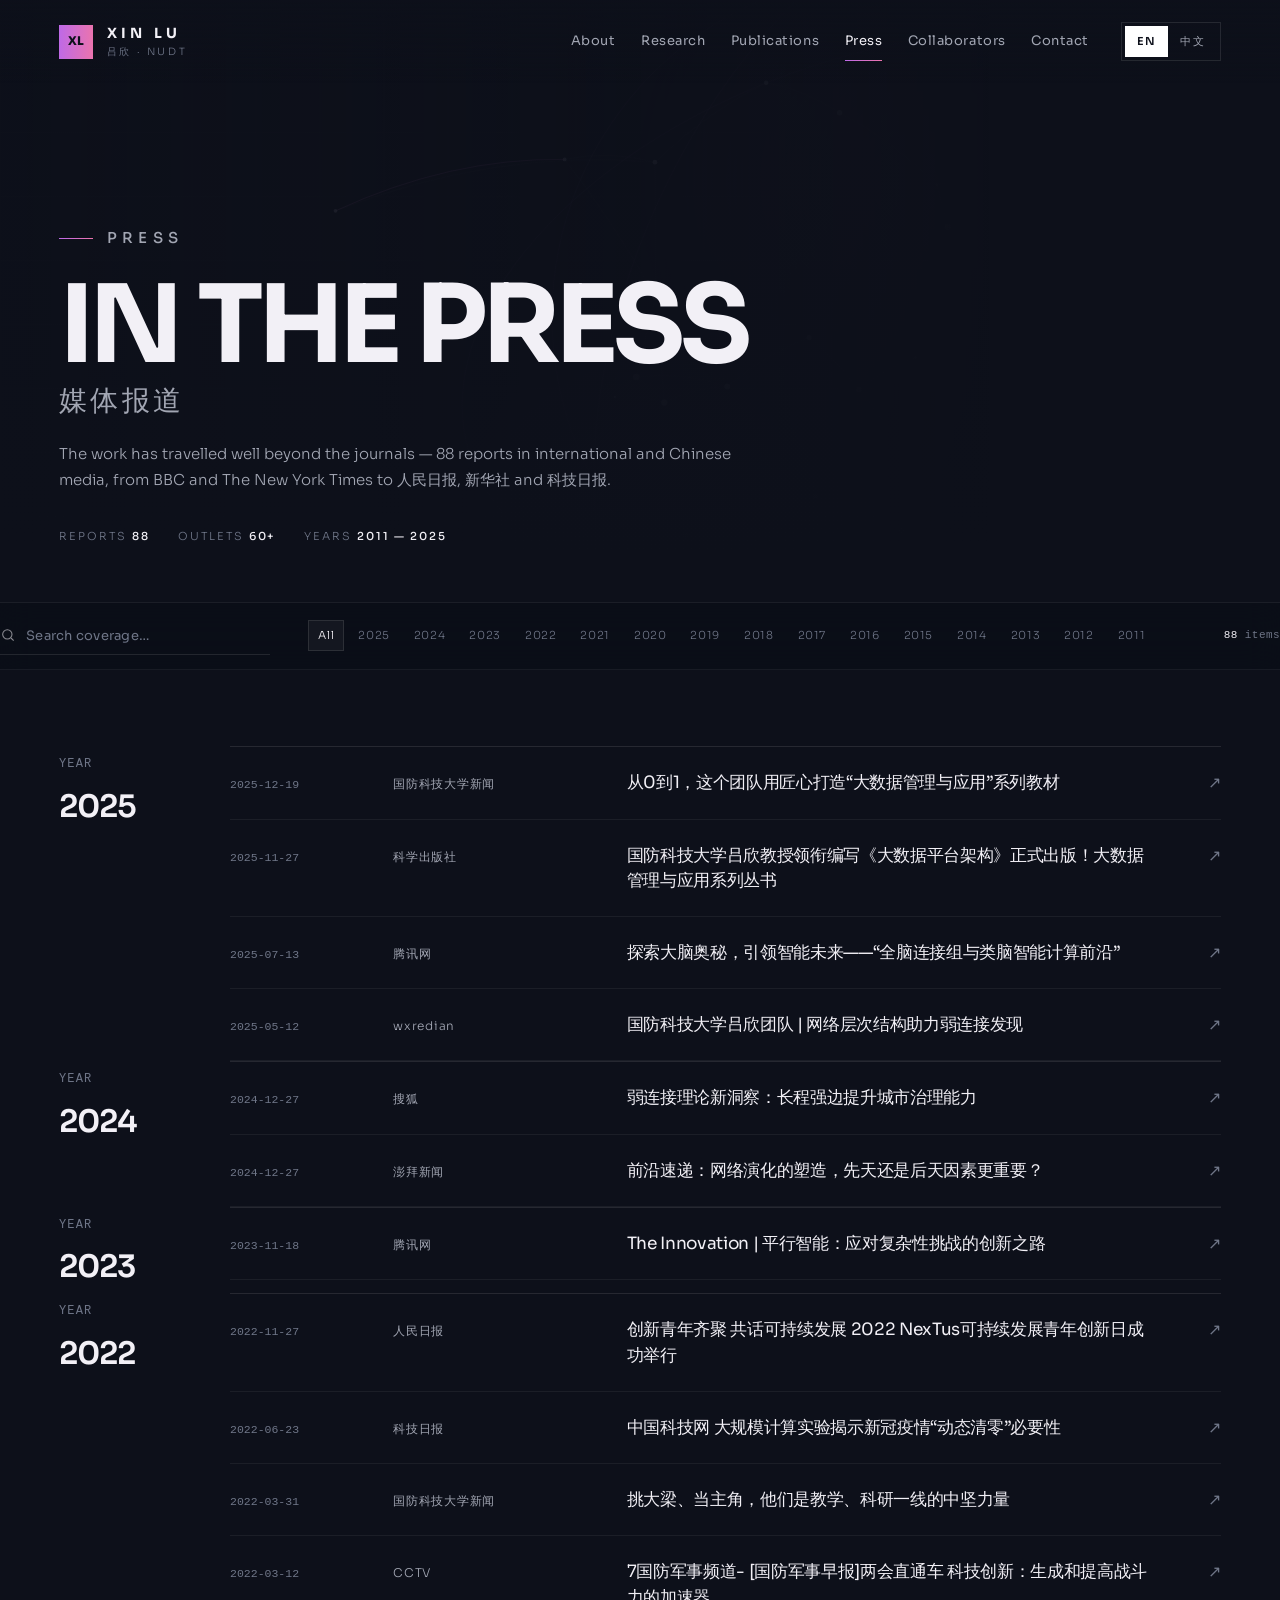
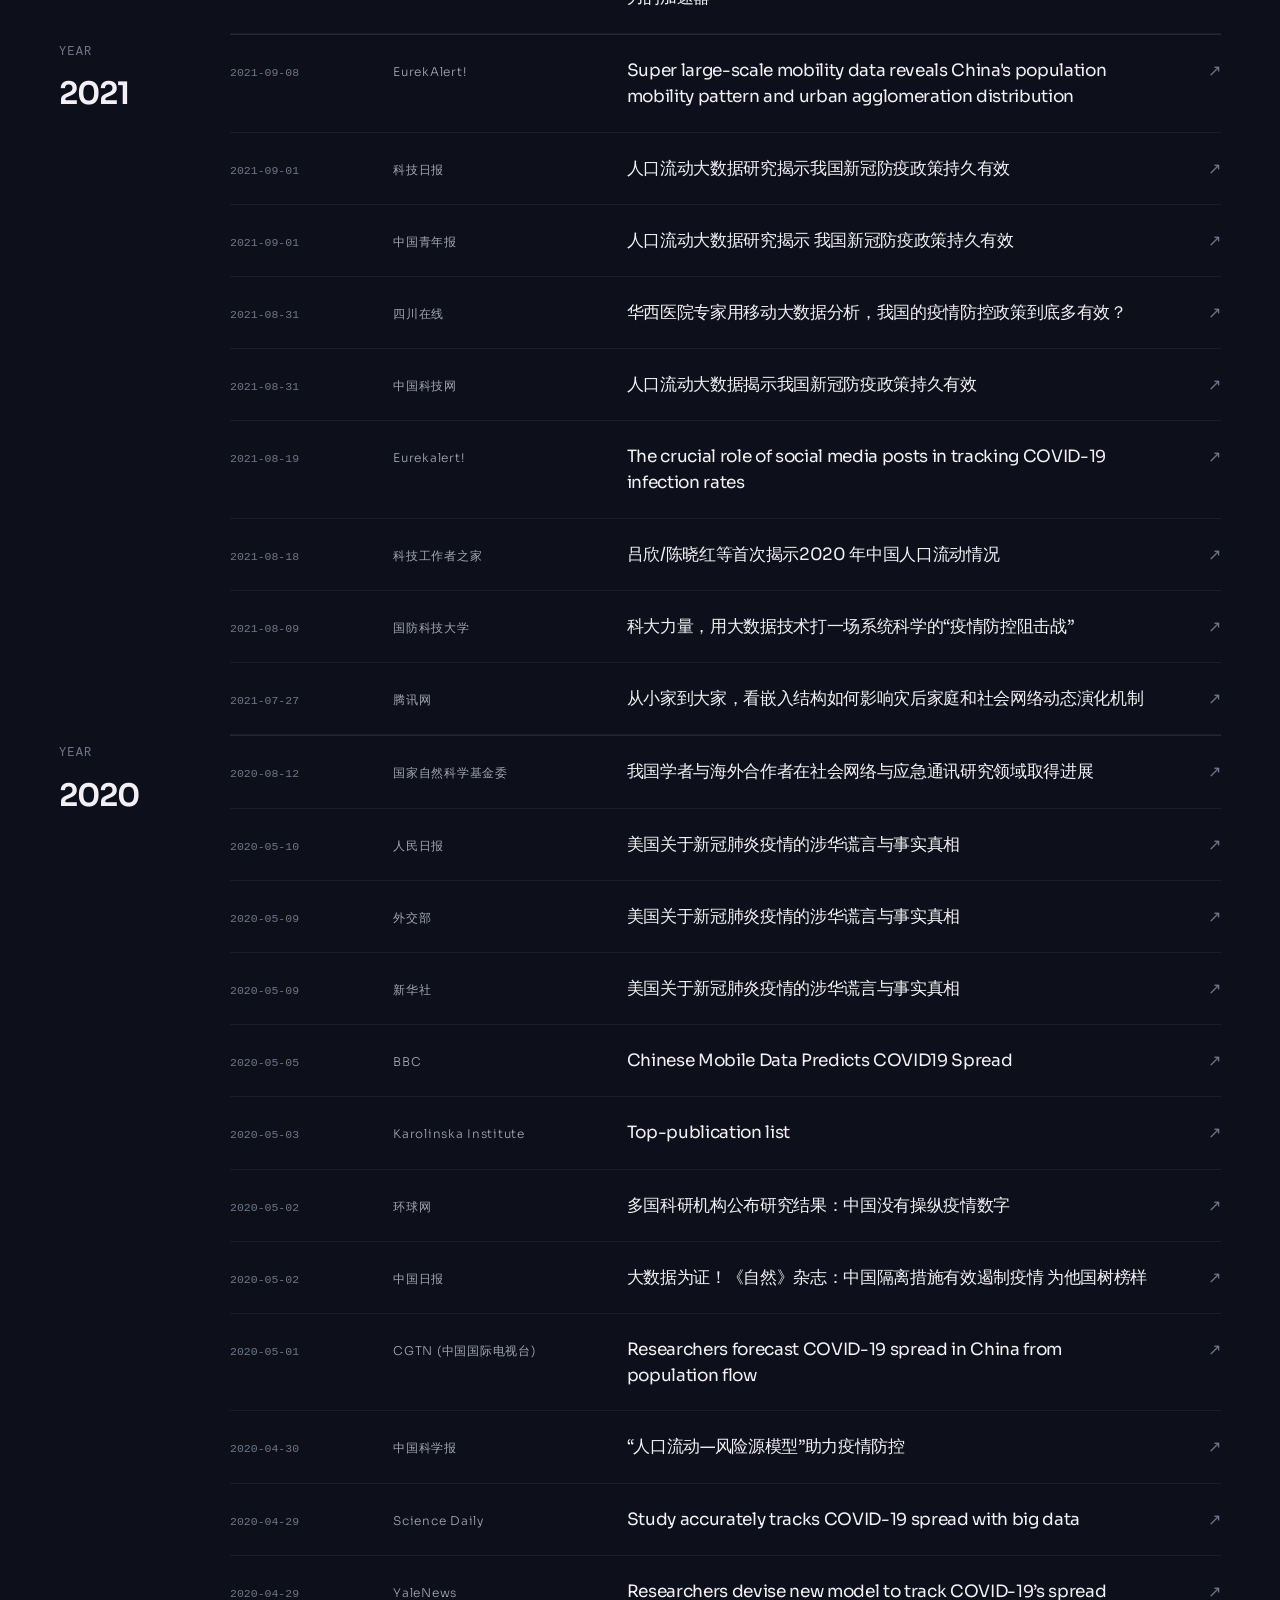
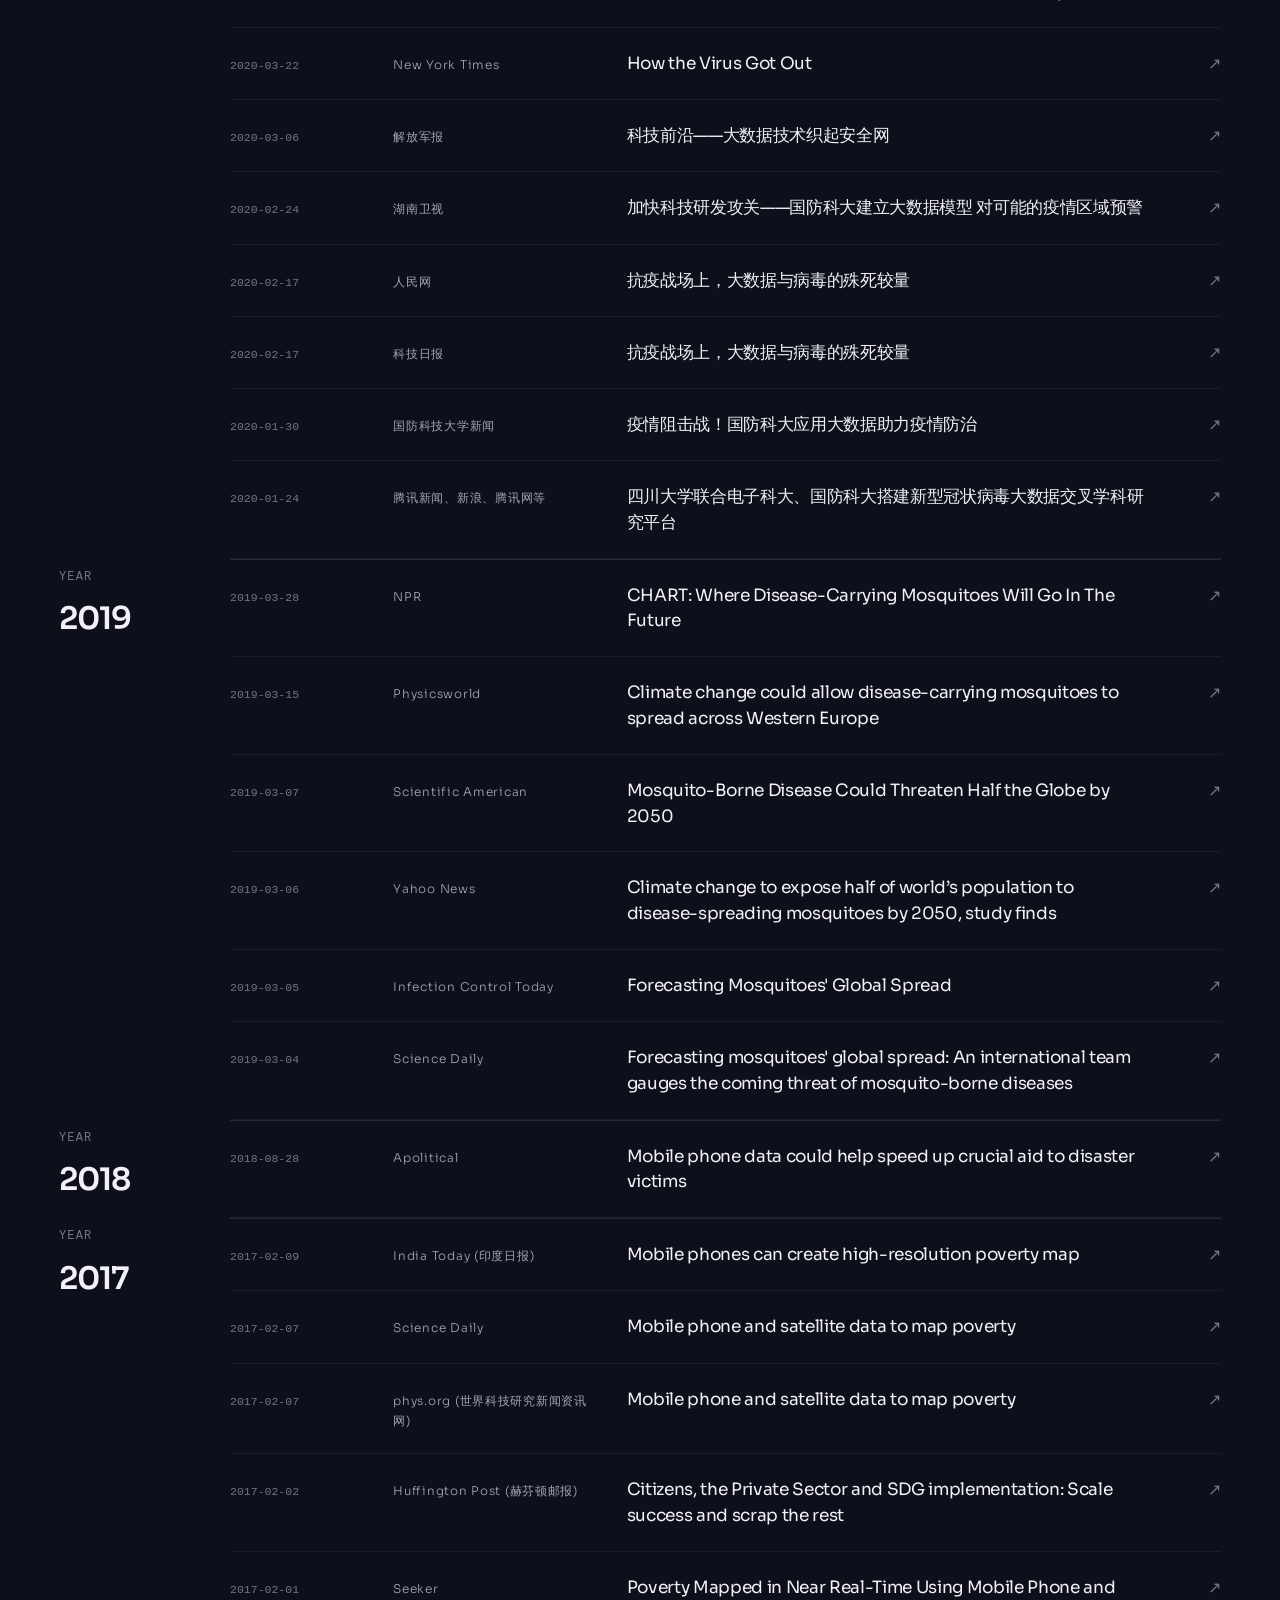
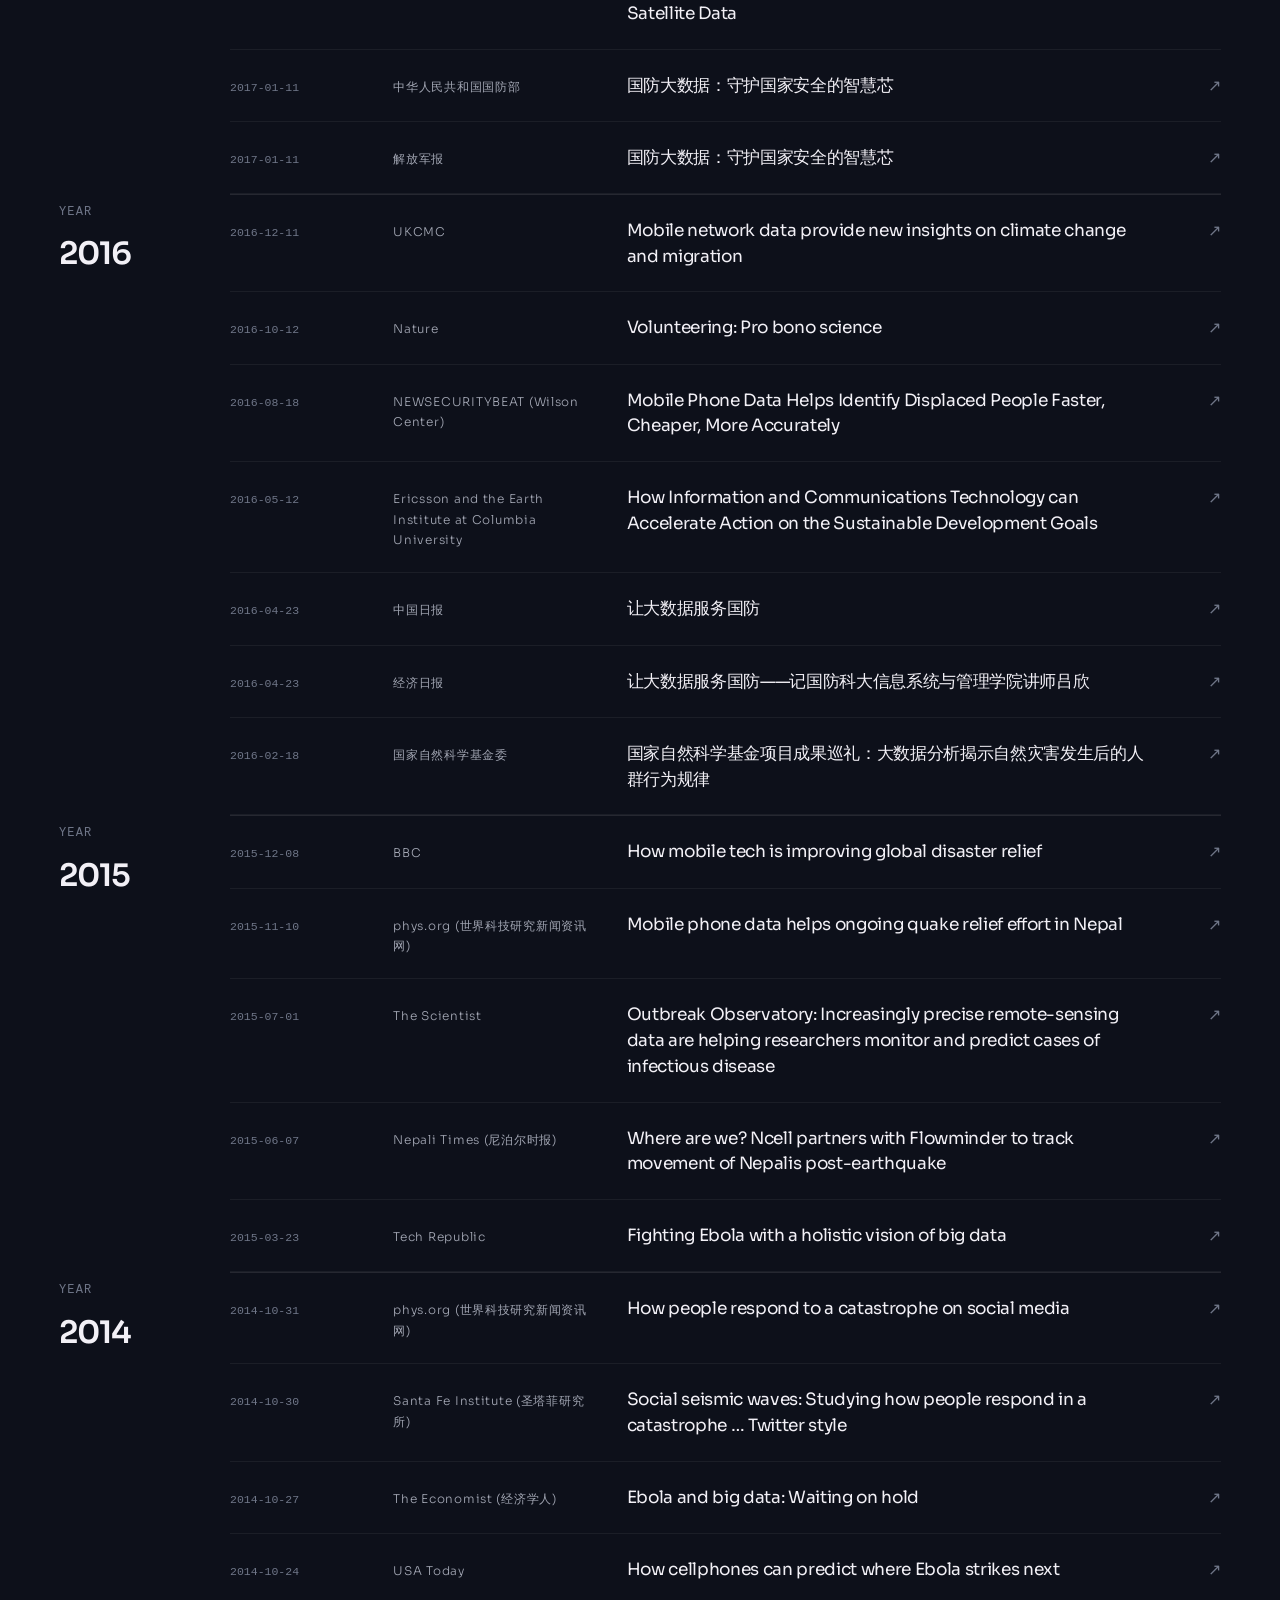
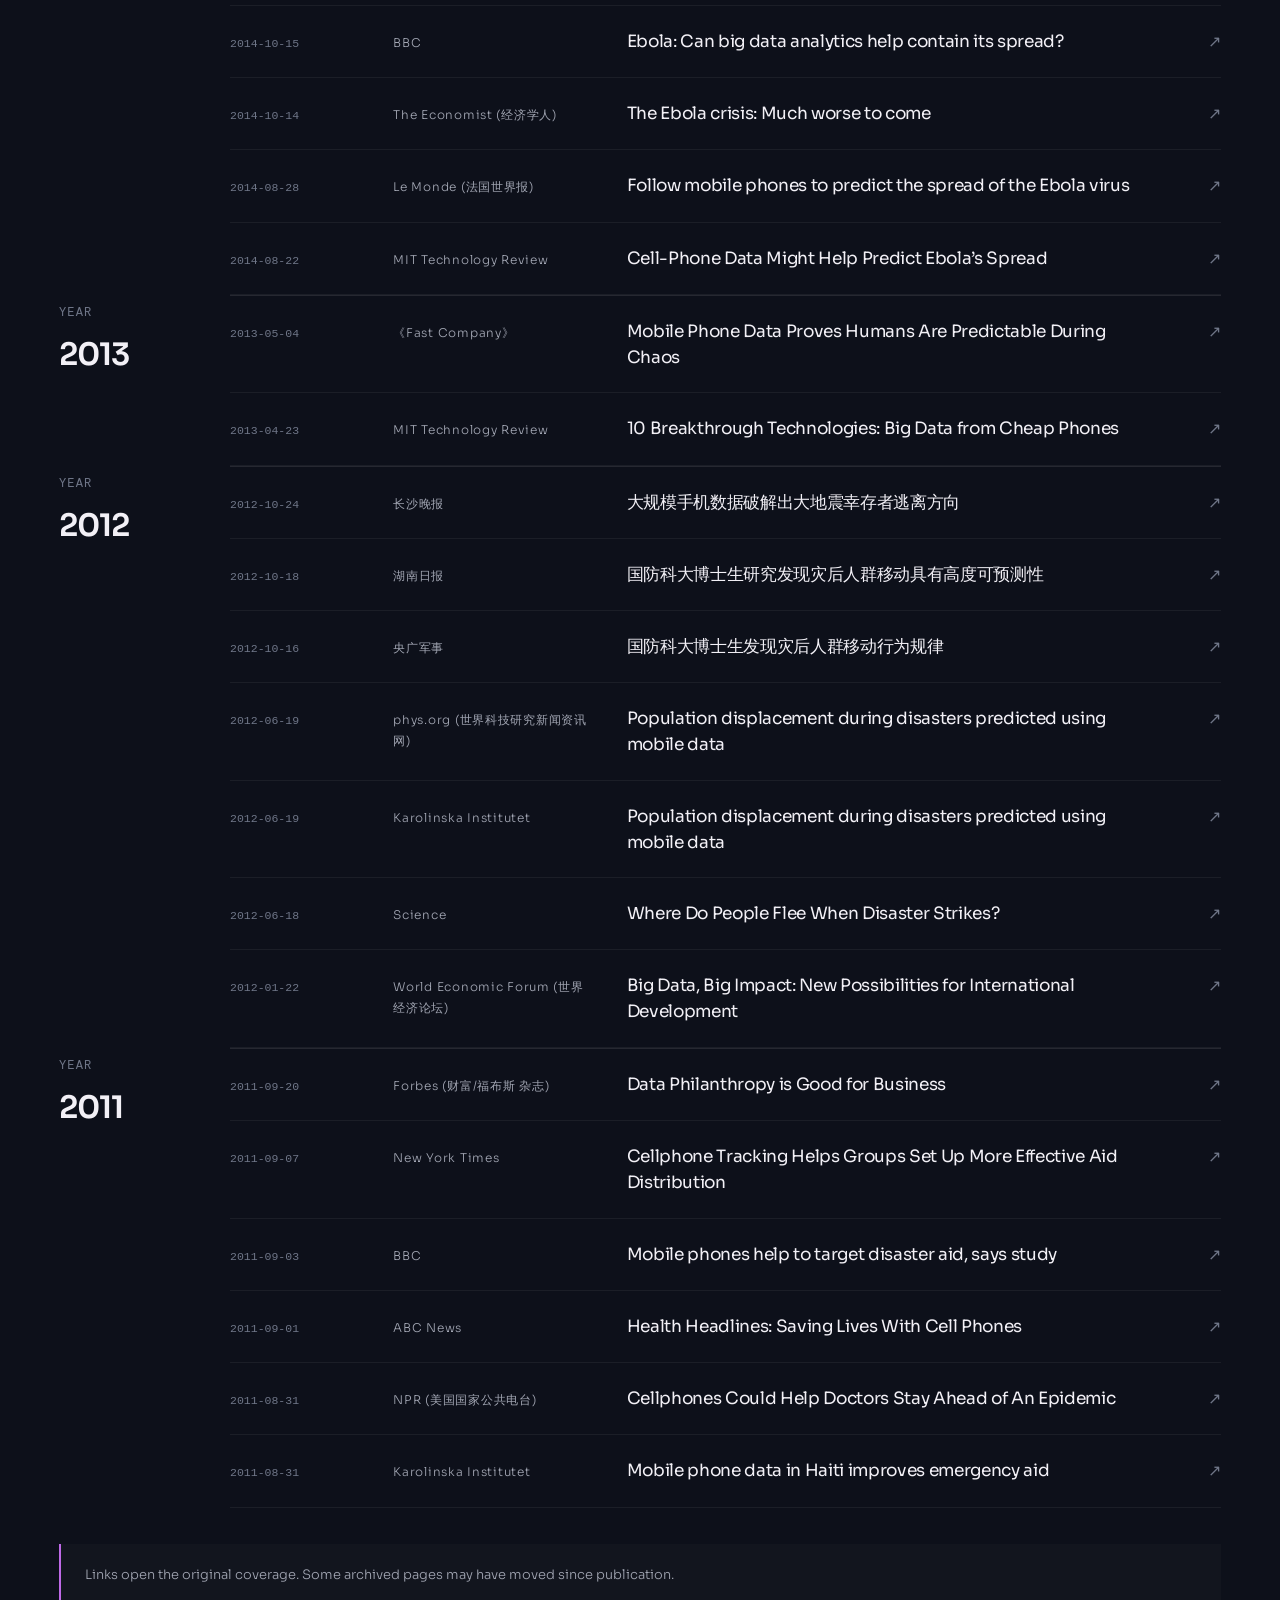
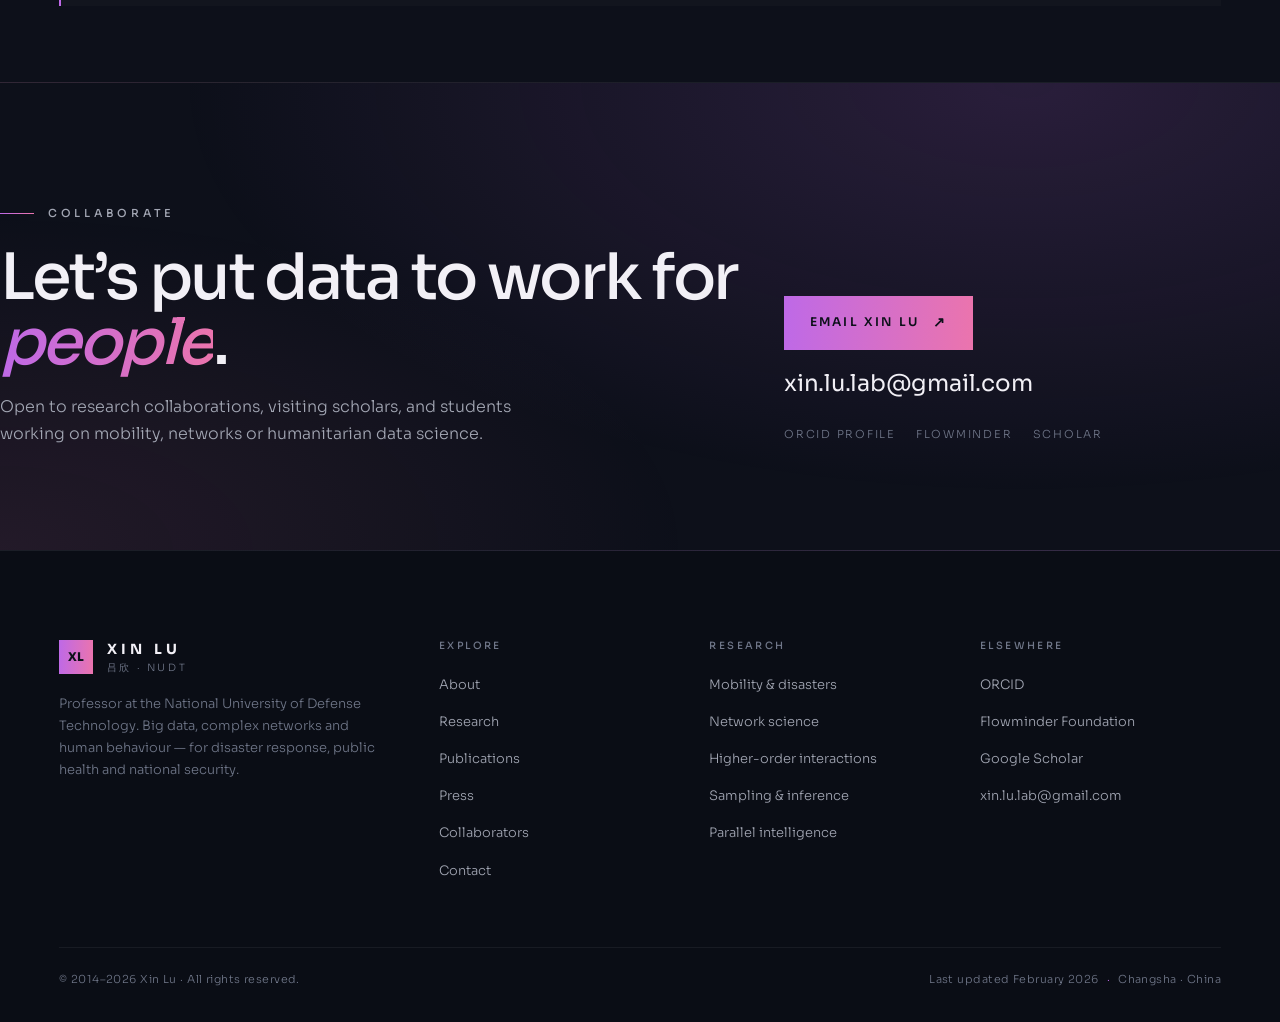
<file: press.html>
<!DOCTYPE html>
<html lang="en">
<head>
<meta charset="utf-8">
<meta name="viewport" content="width=device-width, initial-scale=1">
<title>Press — Xin Lu</title>
<meta name="description" content="88 media reports on Xin Lu's research, from BBC and The New York Times to 人民日报 and 科技日报.">
<meta name="theme-color" content="#0d101a">
<meta property="og:type" content="website">
<meta property="og:title" content="Press — Xin Lu">
<meta property="og:description" content="88 media reports on Xin Lu's research, from BBC and The New York Times to 人民日报 and 科技日报.">
<meta property="og:image" content="assets/img/hero-network.svg">
<link rel="preload" href="assets/fonts/Sora-Regular.woff2" as="font" type="font/woff2" crossorigin>
<link rel="preload" href="assets/fonts/Sora-Medium.woff2" as="font" type="font/woff2" crossorigin>
<link rel="stylesheet" href="assets/css/style.css">
<link rel="icon" href="data:image/svg+xml,%3Csvg xmlns='http://www.w3.org/2000/svg' viewBox='0 0 32 32'%3E%3Crect width='32' height='32' fill='%230d101a'/%3E%3Cpath d='M6 26 16 6l10 20' stroke='%23be69e7' stroke-width='2.4' fill='none'/%3E%3C/svg%3E">
</head>
<body data-page="press">
<a class="skip" href="#main">Skip to content</a>
<header class="site-header">
  <div class="shell header-inner">
    <a class="brand" href="index.html" aria-label="Xin Lu — home">
      <span class="brand__mark">XL</span>
      <span class="brand__text"><span class="brand__name">XIN LU</span><span class="brand__sub">吕欣 · NUDT</span></span>
    </a>
    <nav class="nav" aria-label="Primary">
      <a href="index.html">About</a><a href="research.html">Research</a><a href="publications.html">Publications</a><a href="press.html" aria-current="page">Press</a><a href="people.html">Collaborators</a><a href="contact.html">Contact</a>
    </nav>
    <div class="lang" aria-label="Language">
      <a href="press.html" aria-current="true">EN</a>
      <a href="press_cn.html">中文</a>
    </div>
    <button class="menu-btn" type="button" aria-label="Menu" aria-expanded="false"><span></span><span></span></button>
  </div>
</header>
<div class="drawer" id="drawer">
  <a href="index.html">About</a><a href="research.html">Research</a><a href="publications.html">Publications</a><a href="press.html">Press</a><a href="people.html">Collaborators</a><a href="contact.html">Contact</a>
  <p class="drawer__meta">xin.lu.lab@gmail.com</p>
</div>
<main id="main">
<section class="page-hero">
  <div class="shell">
    <p class="eyebrow">Press</p>
    <h1>IN THE PRESS<span class="cn">媒体报道</span></h1>
    <p>The work has travelled well beyond the journals — 88 reports in international and Chinese media, from BBC and The New York Times to 人民日报, 新华社 and 科技日报.</p>
    <div class="page-hero__meta"><span>Reports <b>88</b></span><span>Outlets <b>60+</b></span><span>Years <b>2011 — 2025</b></span></div>
  </div>
</section>
<div class="toolbar"><div class="shell toolbar__inner">
  <label class="search"><svg width="16" height="16" viewBox="0 0 24 24" fill="none" stroke="currentColor" stroke-width="1.6"><circle cx="11" cy="11" r="7"/><path d="m16.5 16.5 4 4"/></svg>
    <input id="pressSearch" type="search" autocomplete="off" aria-label="Search coverage"></label>
  <div class="chips" id="pressChips"><button class="chip is-active" type="button" data-value="all">All</button></div>
  <span class="count" id="pressCount"></span>
</div></div>
<section class="section section--tight"><div class="shell"><div id="pressRoot"></div>
<p class="note">Links open the original coverage. Some archived pages may have moved since publication.</p></div></section>
<section class="cta">
  <div class="shell cta__inner">
    <div>
      <p class="eyebrow">Collaborate</p>
      <h2>Let’s put data to work for <em class="grad-text">people</em>.</h2>
      <p>Open to research collaborations, visiting scholars, and students working on mobility, networks or humanitarian data science.</p>
    </div>
    <div class="cta__right">
      <a class="btn btn--primary" href="mailto:xin.lu.lab@gmail.com">Email Xin Lu <span class="arw">↗</span></a>
      <a class="cta__mail" href="mailto:xin.lu.lab@gmail.com">xin.lu.lab@gmail.com</a>
      <div class="cta__social">
        <a href="https://orcid.org/0000-0002-3547-6493" target="_blank" rel="noopener">ORCID profile</a>
        <a href="https://www.flowminder.org" target="_blank" rel="noopener">Flowminder</a>
        <a href="https://scholar.google.com/scholar?q=Xin+Lu+NUDT" target="_blank" rel="noopener">Scholar</a>
      </div>
    </div>
  </div>
</section>
</main>
<footer class="site-footer">
  <div class="shell">
    <div class="footer-grid">
      <div class="footer-brand">
        <a class="brand" href="index.html">
          <span class="brand__mark">XL</span>
          <span class="brand__text"><span class="brand__name">XIN LU</span><span class="brand__sub">吕欣 · NUDT</span></span>
        </a>
        <p>Professor at the National University of Defense Technology. Big data, complex networks and human behaviour — for disaster response, public health and national security.</p>
      </div>
      <div class="footer-col"><h4>Explore</h4><ul><li><a href="index.html">About</a></li><li><a href="research.html">Research</a></li><li><a href="publications.html">Publications</a></li><li><a href="press.html">Press</a></li><li><a href="people.html">Collaborators</a></li><li><a href="contact.html">Contact</a></li></ul></div>
      <div class="footer-col"><h4>Research</h4><ul><li><a href="research.html#mobility">Mobility & disasters</a></li><li><a href="research.html#networks">Network science</a></li><li><a href="research.html#higher-order">Higher-order interactions</a></li><li><a href="research.html#sampling">Sampling & inference</a></li><li><a href="research.html#parallel">Parallel intelligence</a></li></ul></div>
      <div class="footer-col"><h4>Elsewhere</h4><ul>
        <li><a href="https://orcid.org/0000-0002-3547-6493" target="_blank" rel="noopener">ORCID</a></li>
        <li><a href="https://www.flowminder.org" target="_blank" rel="noopener">Flowminder Foundation</a></li>
        <li><a href="https://scholar.google.com/scholar?q=Xin+Lu+NUDT+network+science" target="_blank" rel="noopener">Google Scholar</a></li>
        <li><a href="mailto:xin.lu.lab@gmail.com">xin.lu.lab@gmail.com</a></li>
      </ul></div>
    </div>
    <div class="footer-bottom">
      <span>© 2014–2026 Xin Lu · All rights reserved.</span>
      <span>Last updated February 2026<span class="dot">·</span>Changsha · China</span>
    </div>
  </div>
</footer>
<script src="assets/data.js"></script>
<script src="assets/js/site.js"></script>
</body>
</html>
</file>
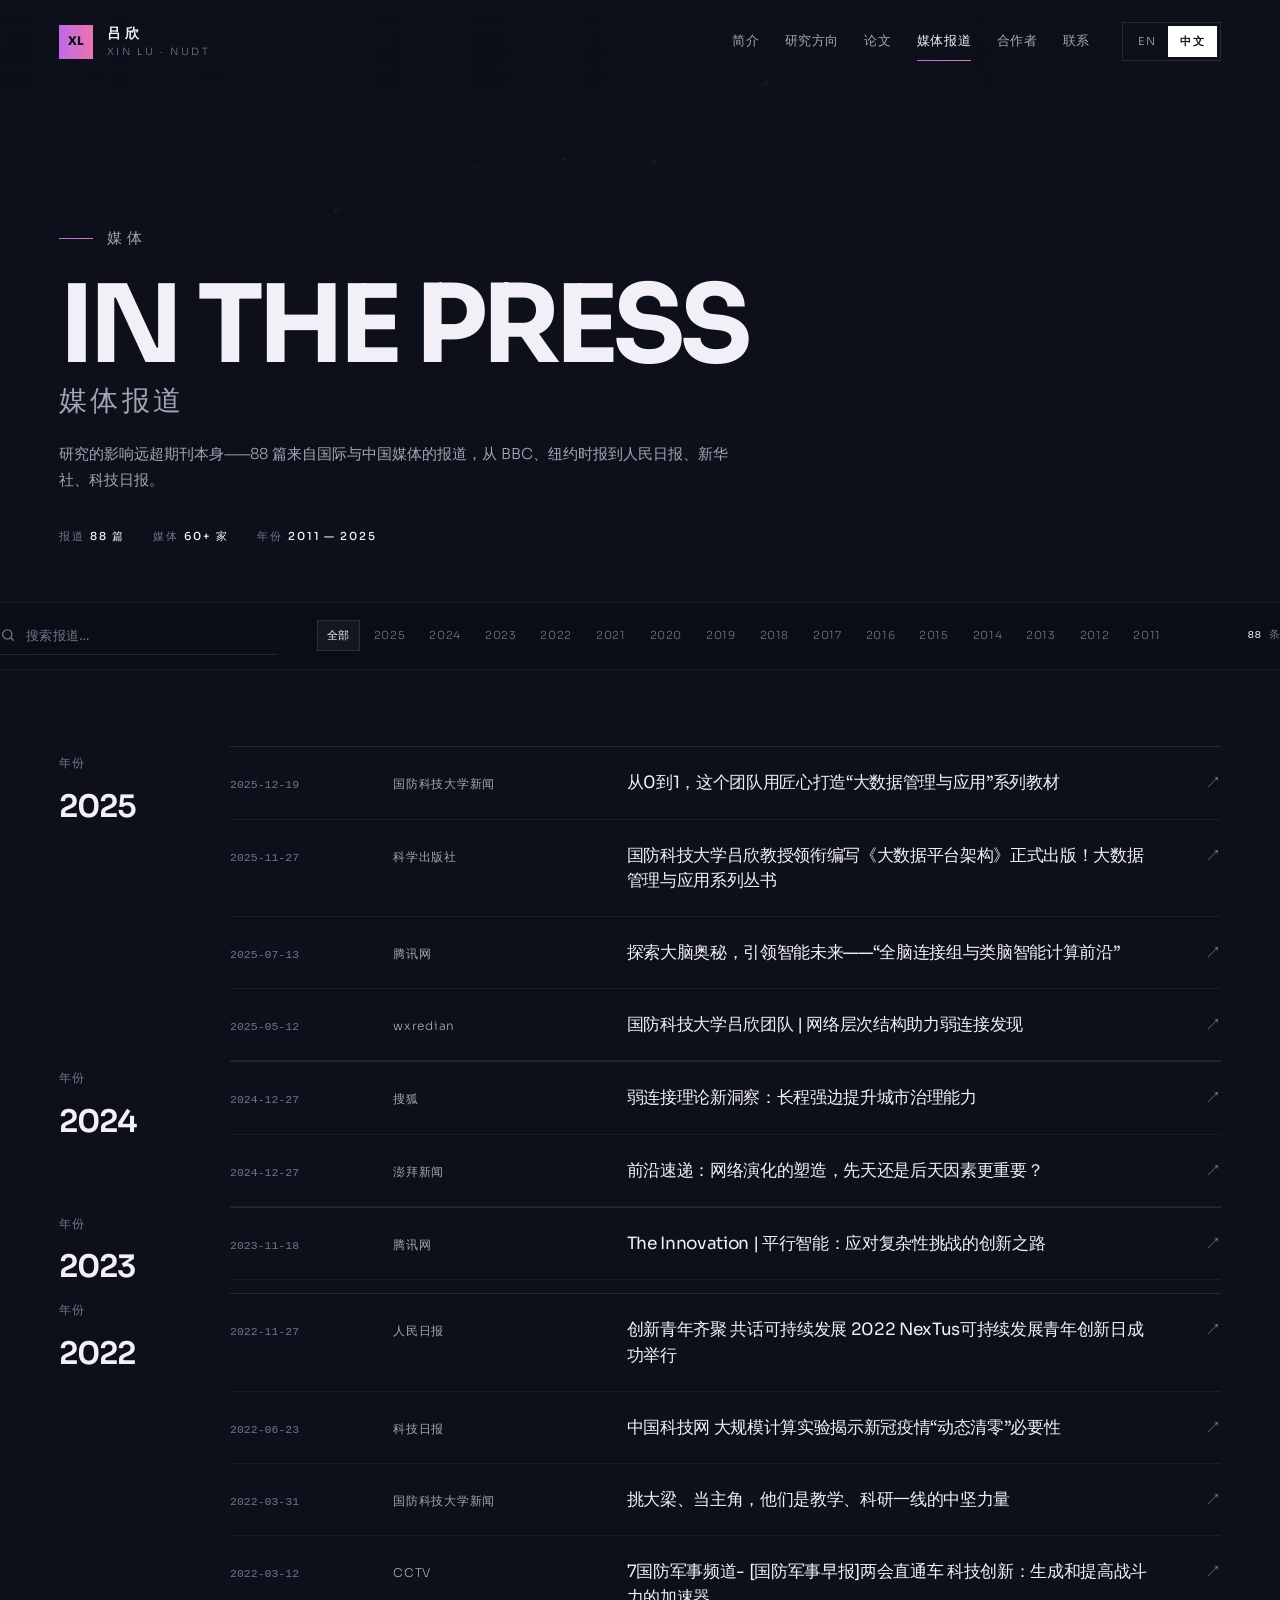
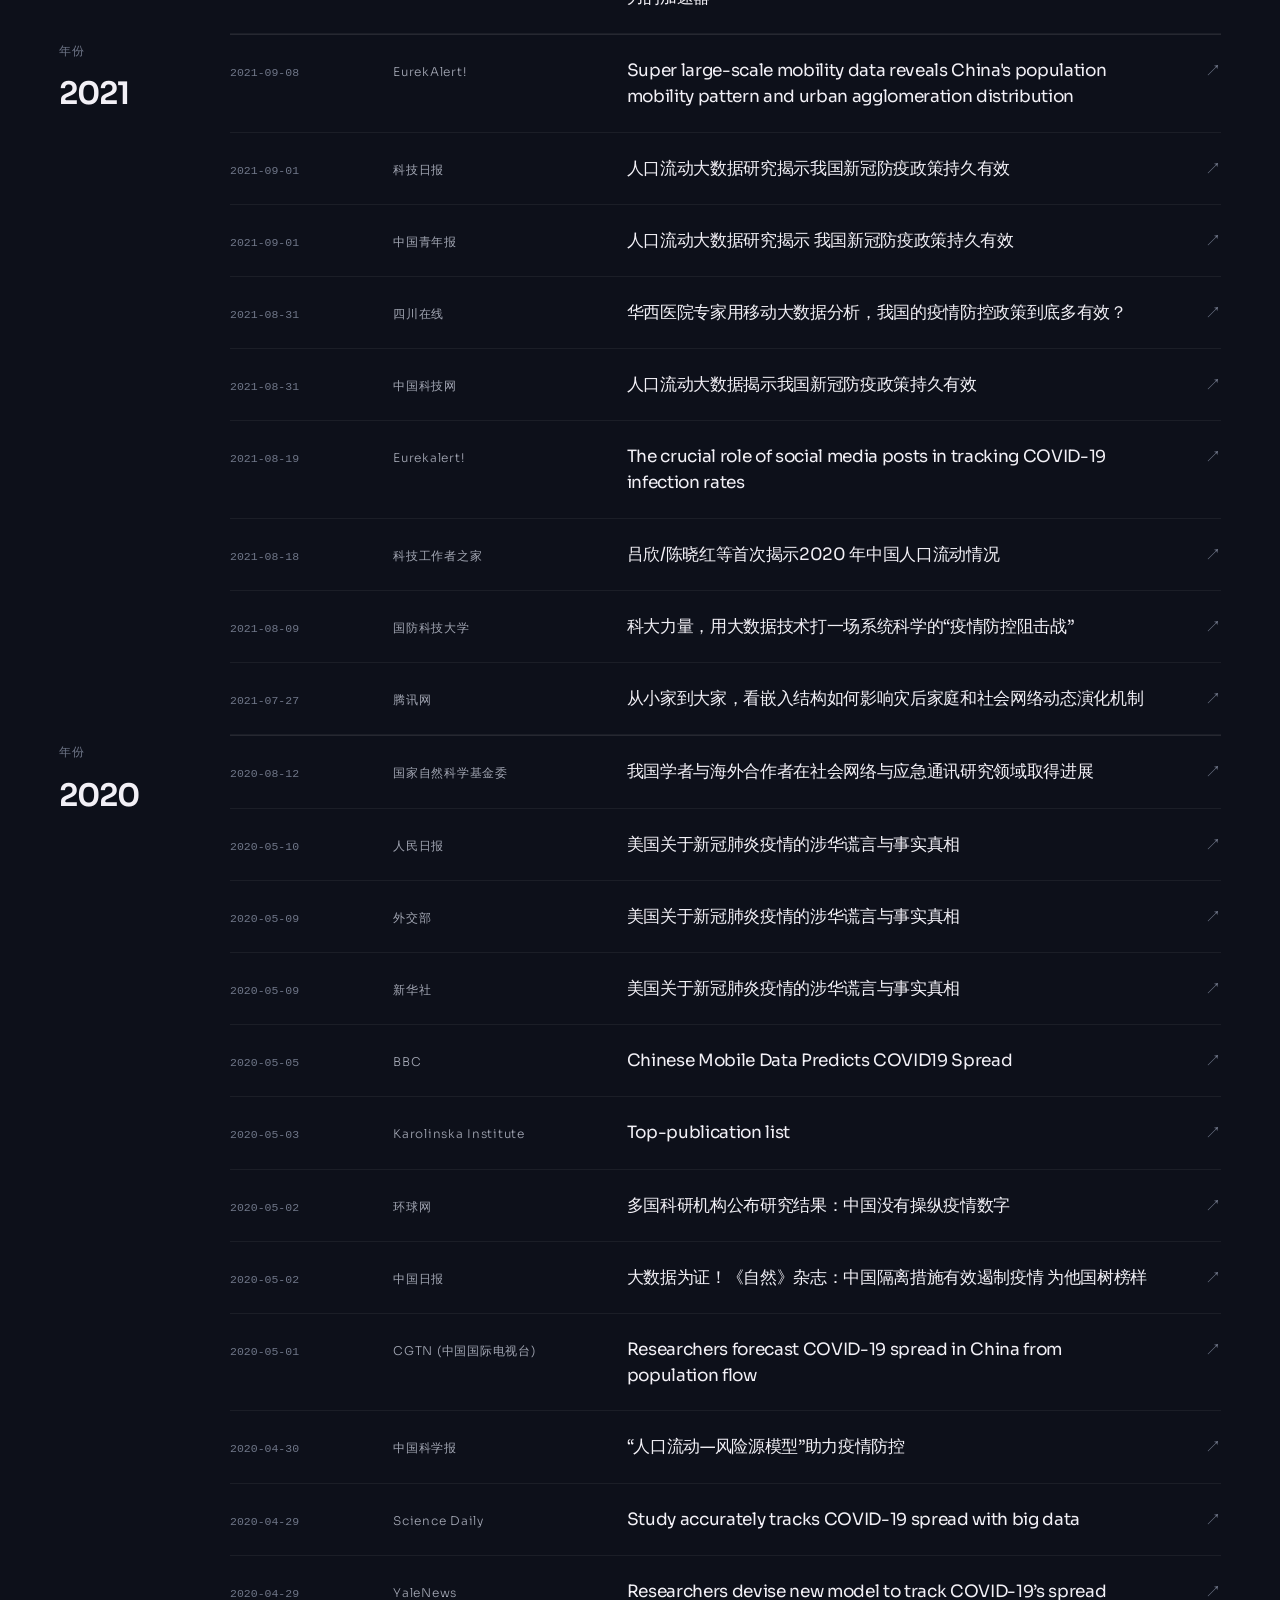
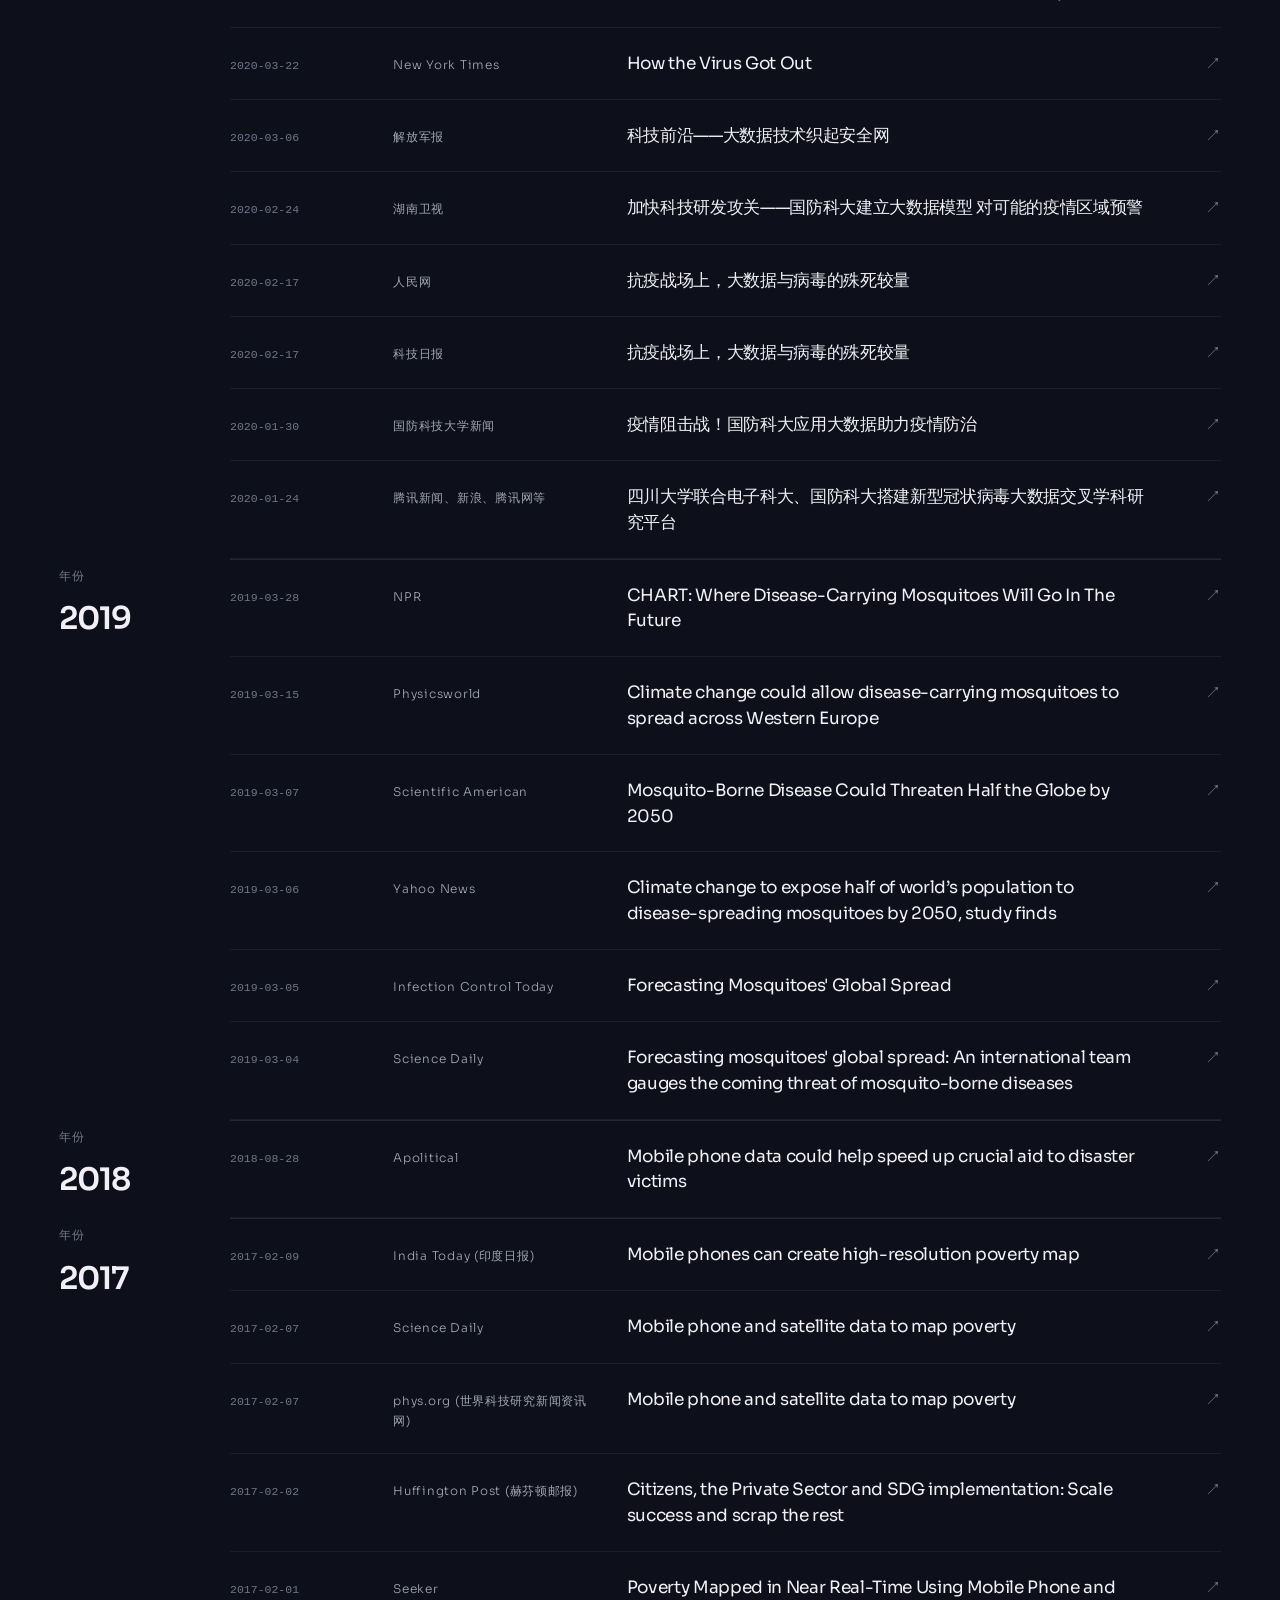
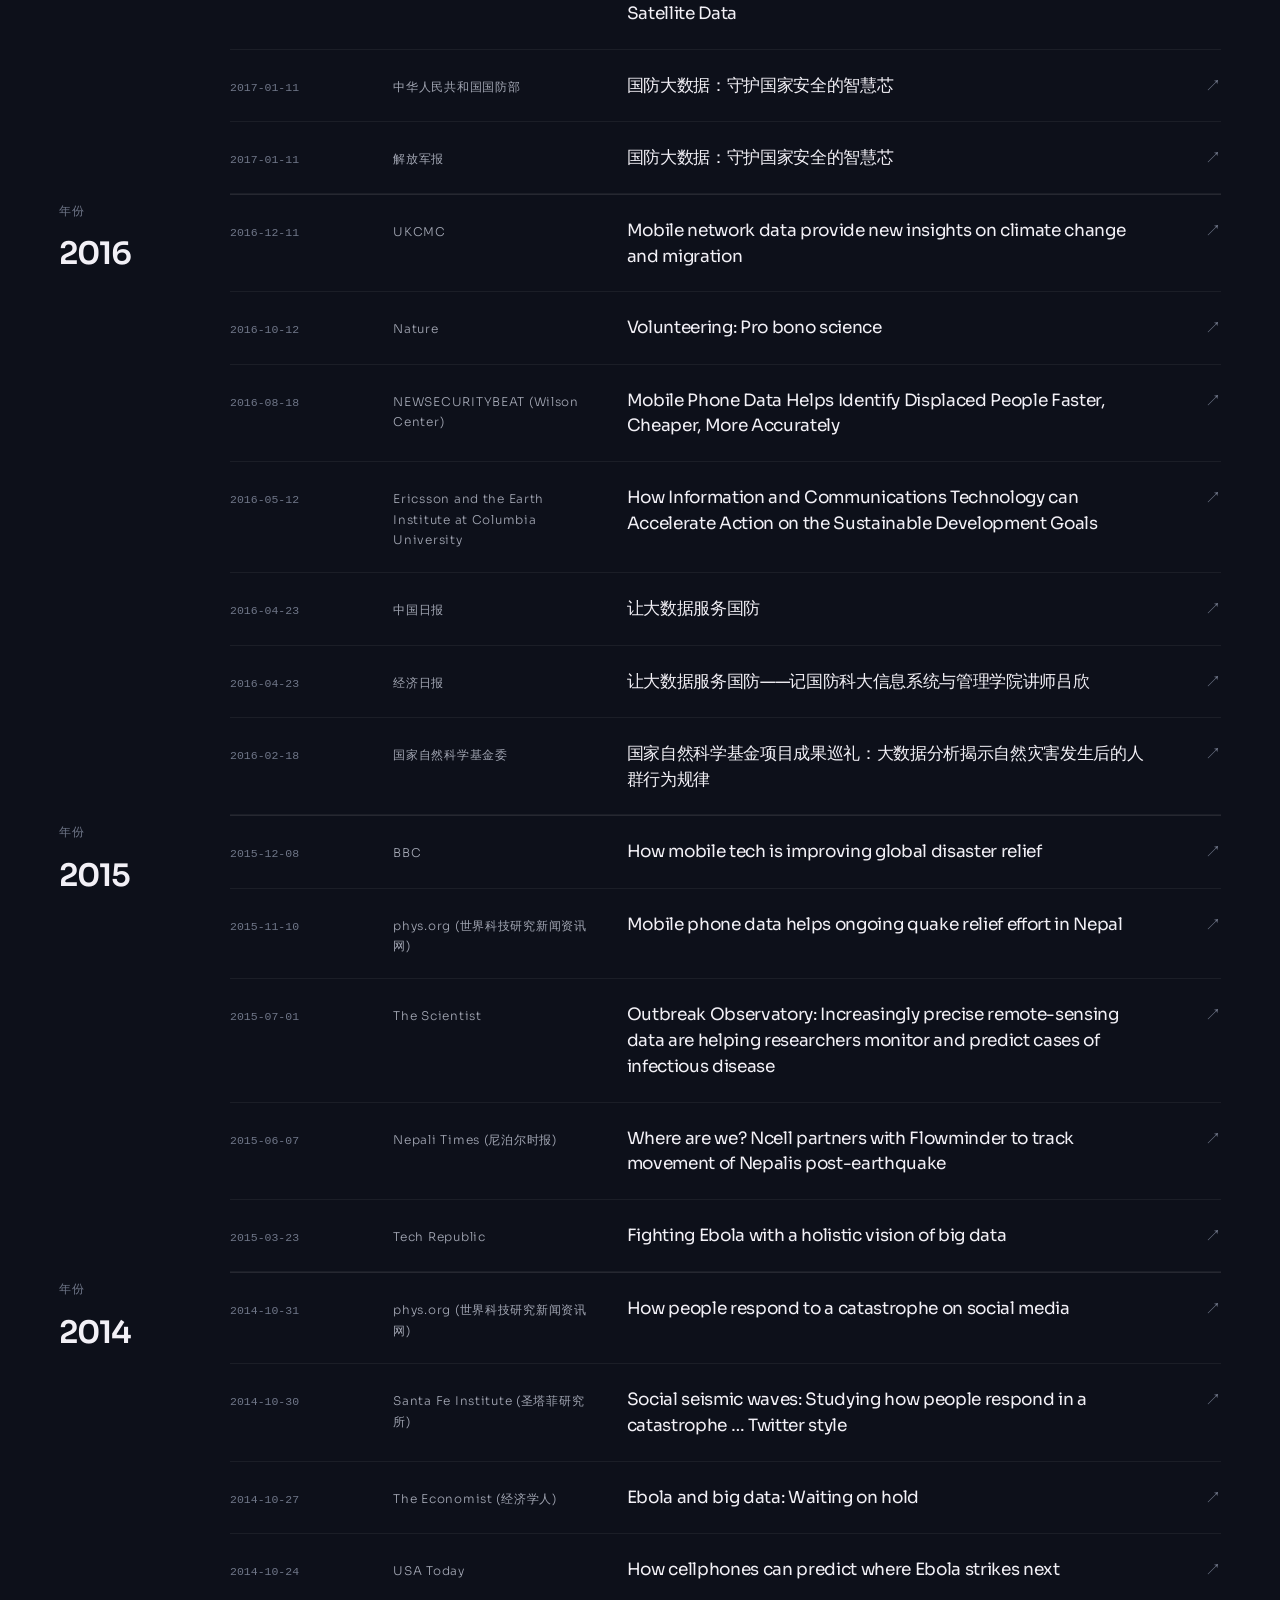
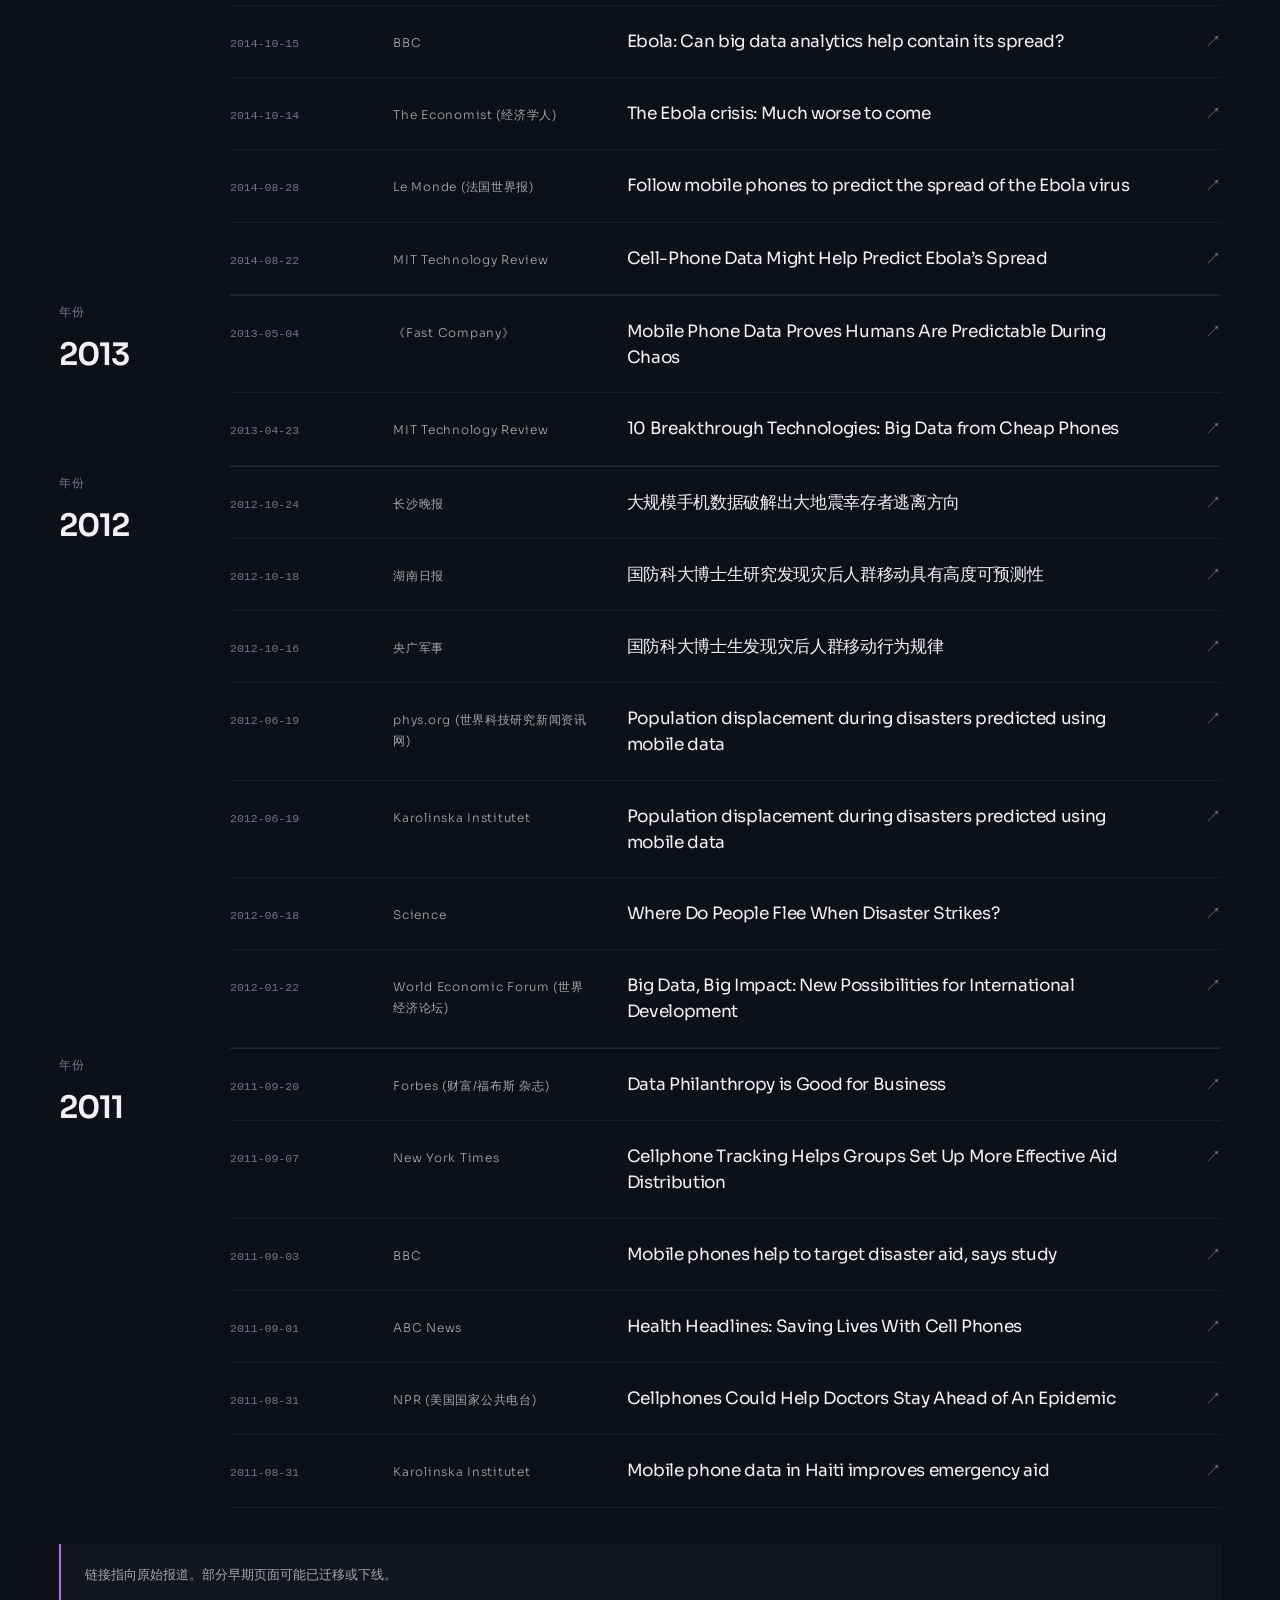
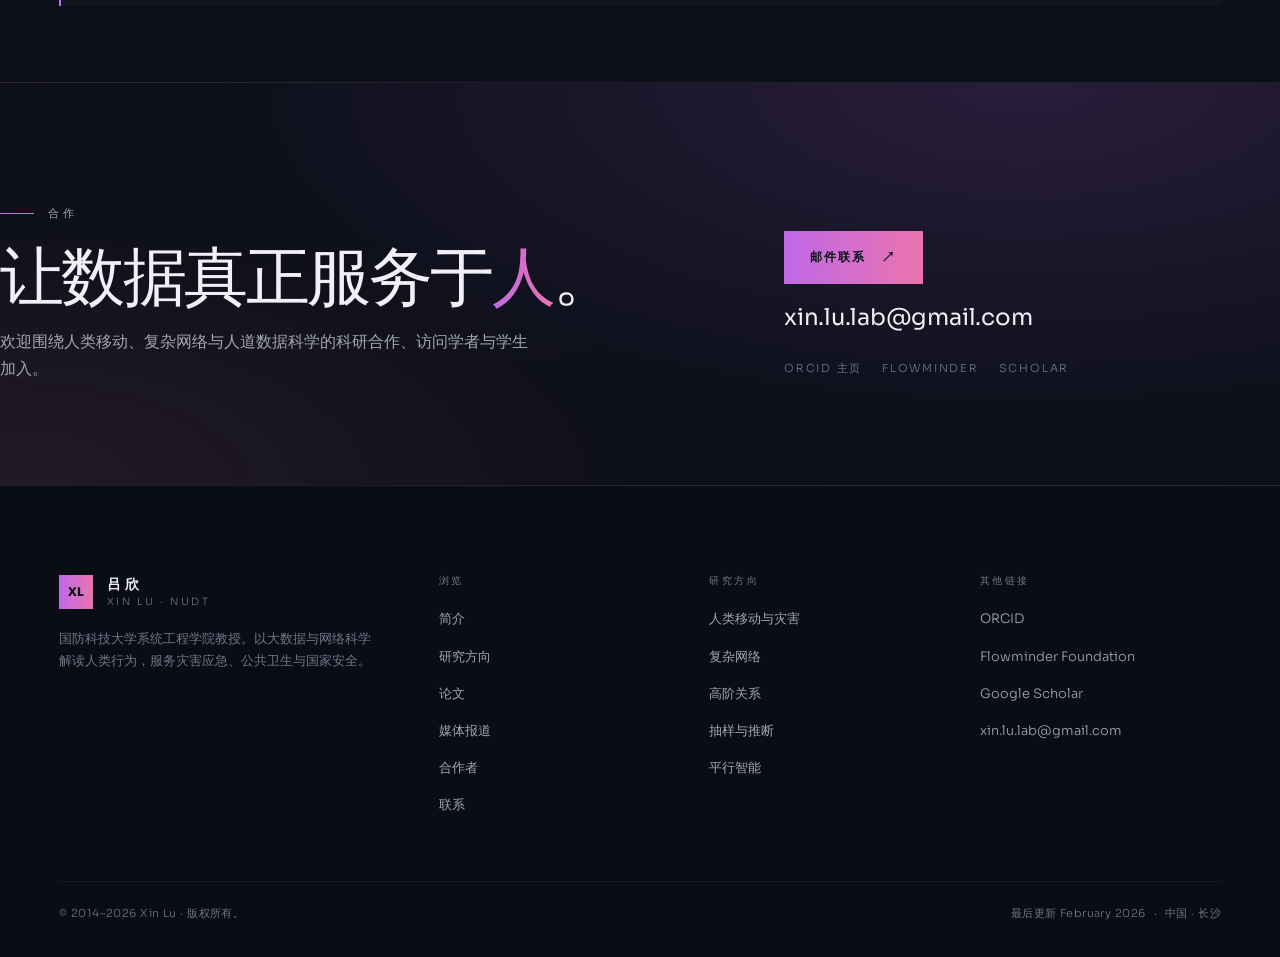
<file: press_cn.html>
<!DOCTYPE html>
<html lang="zh-CN">
<head>
<meta charset="utf-8">
<meta name="viewport" content="width=device-width, initial-scale=1">
<title>媒体报道 — 吕欣</title>
<meta name="description" content="88 篇媒体报道，涵盖 BBC、纽约时报、人民日报、新华社与科技日报等。">
<meta name="theme-color" content="#0d101a">
<meta property="og:type" content="website">
<meta property="og:title" content="媒体报道 — 吕欣">
<meta property="og:description" content="88 篇媒体报道，涵盖 BBC、纽约时报、人民日报、新华社与科技日报等。">
<meta property="og:image" content="assets/img/hero-network.svg">
<link rel="preload" href="assets/fonts/Sora-Regular.woff2" as="font" type="font/woff2" crossorigin>
<link rel="preload" href="assets/fonts/Sora-Medium.woff2" as="font" type="font/woff2" crossorigin>
<link rel="stylesheet" href="assets/css/style.css">
<link rel="icon" href="data:image/svg+xml,%3Csvg xmlns='http://www.w3.org/2000/svg' viewBox='0 0 32 32'%3E%3Crect width='32' height='32' fill='%230d101a'/%3E%3Cpath d='M6 26 16 6l10 20' stroke='%23be69e7' stroke-width='2.4' fill='none'/%3E%3C/svg%3E">
</head>
<body data-page="press">
<a class="skip" href="#main">跳到主要内容</a>
<header class="site-header">
  <div class="shell header-inner">
    <a class="brand" href="index_cn.html" aria-label="Xin Lu — home">
      <span class="brand__mark">XL</span>
      <span class="brand__text"><span class="brand__name">吕欣</span><span class="brand__sub">XIN LU · NUDT</span></span>
    </a>
    <nav class="nav" aria-label="Primary">
      <a href="index_cn.html">简介</a><a href="research_cn.html">研究方向</a><a href="publications_cn.html">论文</a><a href="press_cn.html" aria-current="page">媒体报道</a><a href="people_cn.html">合作者</a><a href="contact_cn.html">联系</a>
    </nav>
    <div class="lang" aria-label="Language">
      <a href="press.html">EN</a>
      <a href="press_cn.html" aria-current="true">中文</a>
    </div>
    <button class="menu-btn" type="button" aria-label="Menu" aria-expanded="false"><span></span><span></span></button>
  </div>
</header>
<div class="drawer" id="drawer">
  <a href="index_cn.html">简介</a><a href="research_cn.html">研究方向</a><a href="publications_cn.html">论文</a><a href="press_cn.html">媒体报道</a><a href="people_cn.html">合作者</a><a href="contact_cn.html">联系</a>
  <p class="drawer__meta">xin.lu.lab@gmail.com</p>
</div>
<main id="main">
<section class="page-hero">
  <div class="shell">
    <p class="eyebrow">媒体</p>
    <h1>IN THE PRESS<span class="cn">媒体报道</span></h1>
    <p>研究的影响远超期刊本身——88 篇来自国际与中国媒体的报道，从 BBC、纽约时报到人民日报、新华社、科技日报。</p>
    <div class="page-hero__meta"><span>报道 <b>88 篇</b></span><span>媒体 <b>60+ 家</b></span><span>年份 <b>2011 — 2025</b></span></div>
  </div>
</section>
<div class="toolbar"><div class="shell toolbar__inner">
  <label class="search"><svg width="16" height="16" viewBox="0 0 24 24" fill="none" stroke="currentColor" stroke-width="1.6"><circle cx="11" cy="11" r="7"/><path d="m16.5 16.5 4 4"/></svg>
    <input id="pressSearch" type="search" autocomplete="off" aria-label="Search coverage"></label>
  <div class="chips" id="pressChips"><button class="chip is-active" type="button" data-value="all">全部</button></div>
  <span class="count" id="pressCount"></span>
</div></div>
<section class="section section--tight"><div class="shell"><div id="pressRoot"></div>
<p class="note">链接指向原始报道。部分早期页面可能已迁移或下线。</p></div></section>
<section class="cta">
  <div class="shell cta__inner">
    <div>
      <p class="eyebrow">合作</p>
      <h2>让数据真正服务于<em class="grad-text">人</em>。</h2>
      <p>欢迎围绕人类移动、复杂网络与人道数据科学的科研合作、访问学者与学生加入。</p>
    </div>
    <div class="cta__right">
      <a class="btn btn--primary" href="mailto:xin.lu.lab@gmail.com">邮件联系 <span class="arw">↗</span></a>
      <a class="cta__mail" href="mailto:xin.lu.lab@gmail.com">xin.lu.lab@gmail.com</a>
      <div class="cta__social">
        <a href="https://orcid.org/0000-0002-3547-6493" target="_blank" rel="noopener">ORCID 主页</a>
        <a href="https://www.flowminder.org" target="_blank" rel="noopener">Flowminder</a>
        <a href="https://scholar.google.com/scholar?q=Xin+Lu+NUDT" target="_blank" rel="noopener">Scholar</a>
      </div>
    </div>
  </div>
</section>
</main>
<footer class="site-footer">
  <div class="shell">
    <div class="footer-grid">
      <div class="footer-brand">
        <a class="brand" href="index_cn.html">
          <span class="brand__mark">XL</span>
          <span class="brand__text"><span class="brand__name">吕欣</span><span class="brand__sub">XIN LU · NUDT</span></span>
        </a>
        <p>国防科技大学系统工程学院教授。以大数据与网络科学解读人类行为，服务灾害应急、公共卫生与国家安全。</p>
      </div>
      <div class="footer-col"><h4>浏览</h4><ul><li><a href="index_cn.html">简介</a></li><li><a href="research_cn.html">研究方向</a></li><li><a href="publications_cn.html">论文</a></li><li><a href="press_cn.html">媒体报道</a></li><li><a href="people_cn.html">合作者</a></li><li><a href="contact_cn.html">联系</a></li></ul></div>
      <div class="footer-col"><h4>研究方向</h4><ul><li><a href="research_cn.html#mobility">人类移动与灾害</a></li><li><a href="research_cn.html#networks">复杂网络</a></li><li><a href="research_cn.html#higher-order">高阶关系</a></li><li><a href="research_cn.html#sampling">抽样与推断</a></li><li><a href="research_cn.html#parallel">平行智能</a></li></ul></div>
      <div class="footer-col"><h4>其他链接</h4><ul>
        <li><a href="https://orcid.org/0000-0002-3547-6493" target="_blank" rel="noopener">ORCID</a></li>
        <li><a href="https://www.flowminder.org" target="_blank" rel="noopener">Flowminder Foundation</a></li>
        <li><a href="https://scholar.google.com/scholar?q=Xin+Lu+NUDT+network+science" target="_blank" rel="noopener">Google Scholar</a></li>
        <li><a href="mailto:xin.lu.lab@gmail.com">xin.lu.lab@gmail.com</a></li>
      </ul></div>
    </div>
    <div class="footer-bottom">
      <span>© 2014–2026 Xin Lu · 版权所有。</span>
      <span>最后更新 February 2026<span class="dot">·</span>中国 · 长沙</span>
    </div>
  </div>
</footer>
<script src="assets/data.js"></script>
<script src="assets/js/site.js"></script>
</body>
</html>
</file>
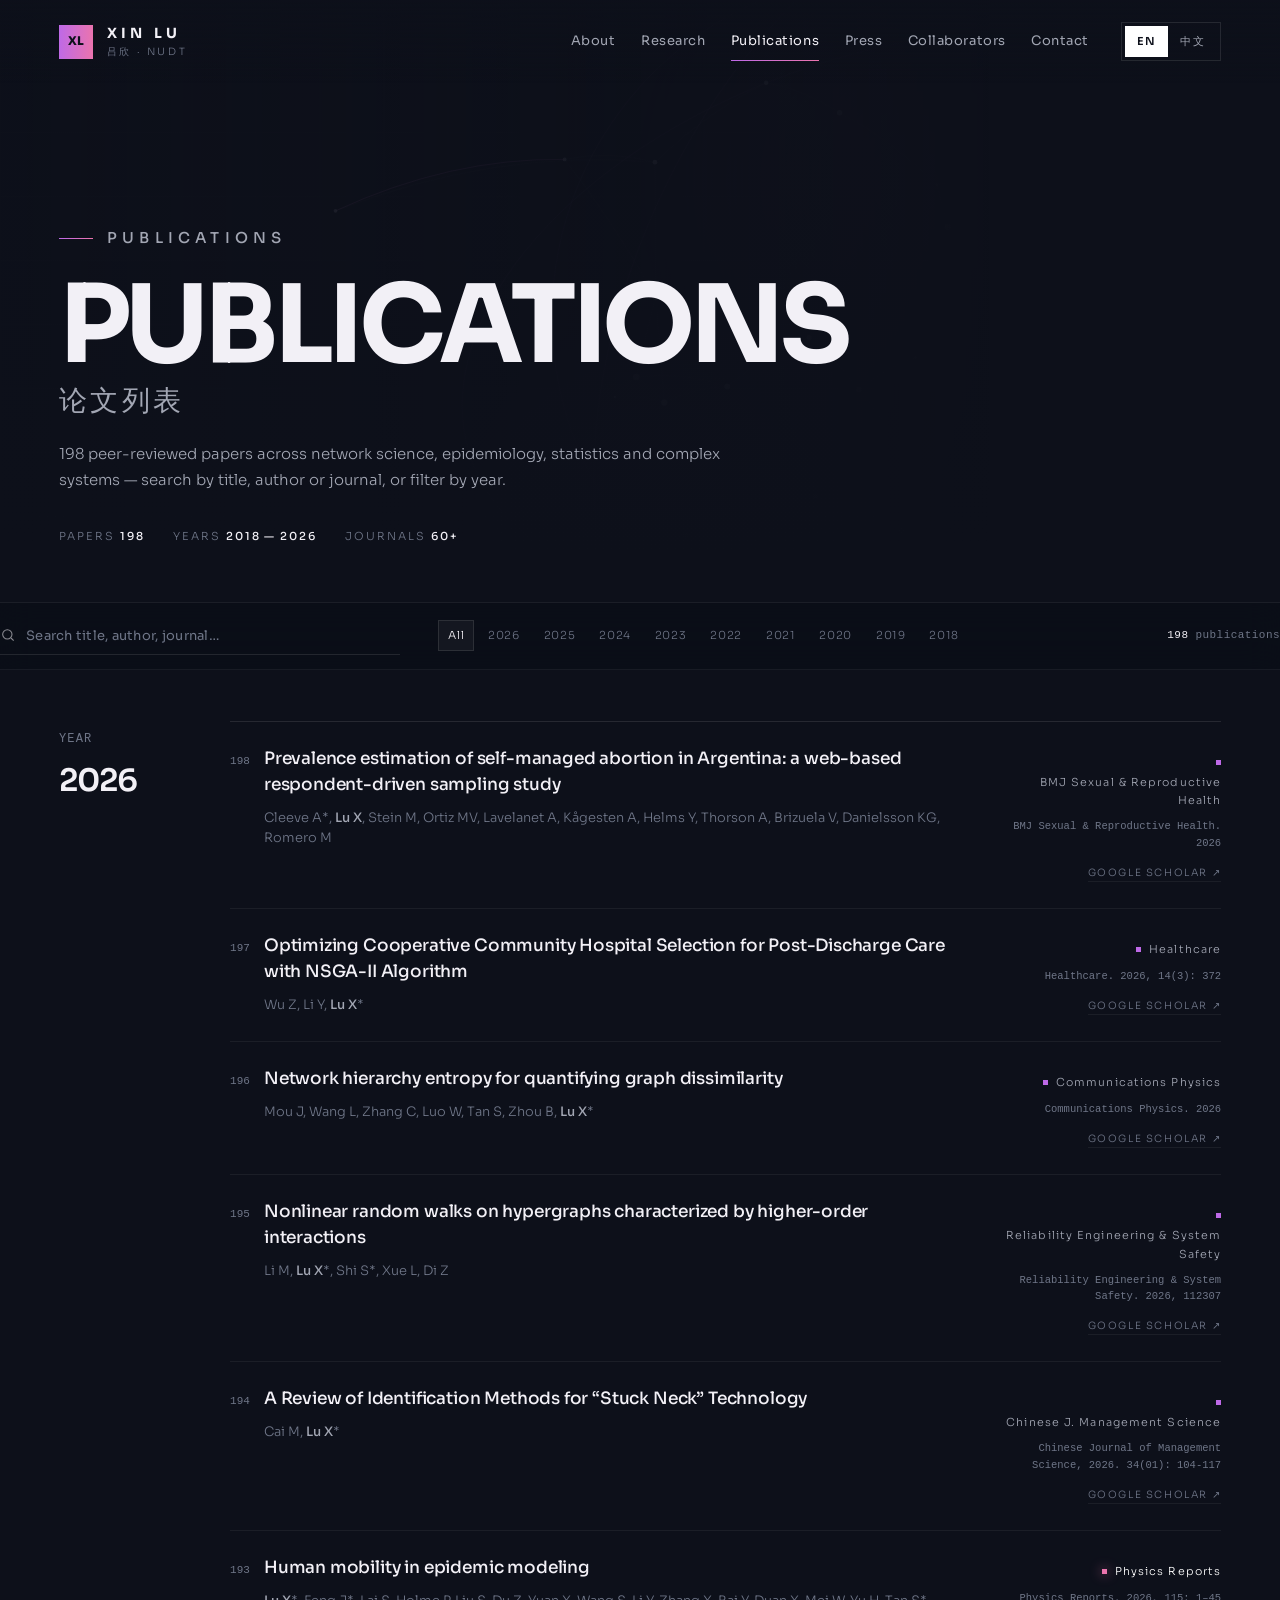
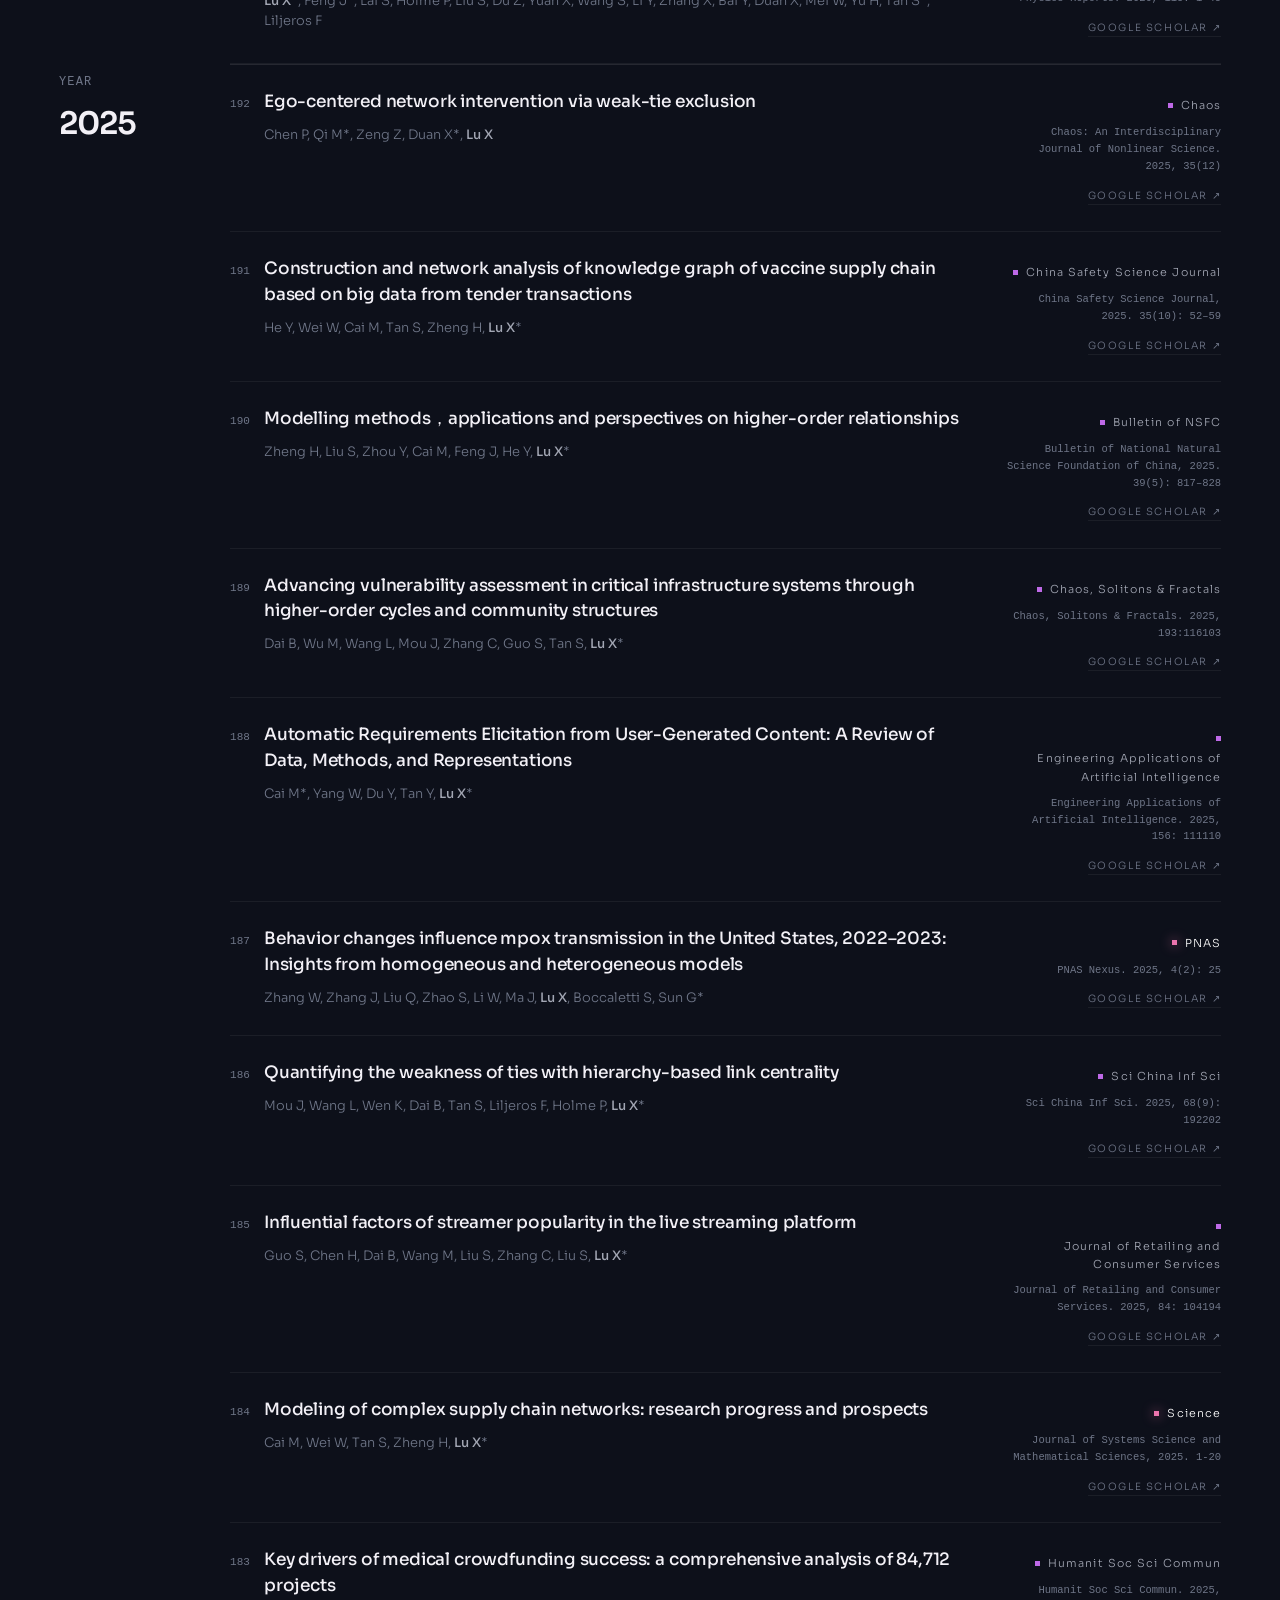
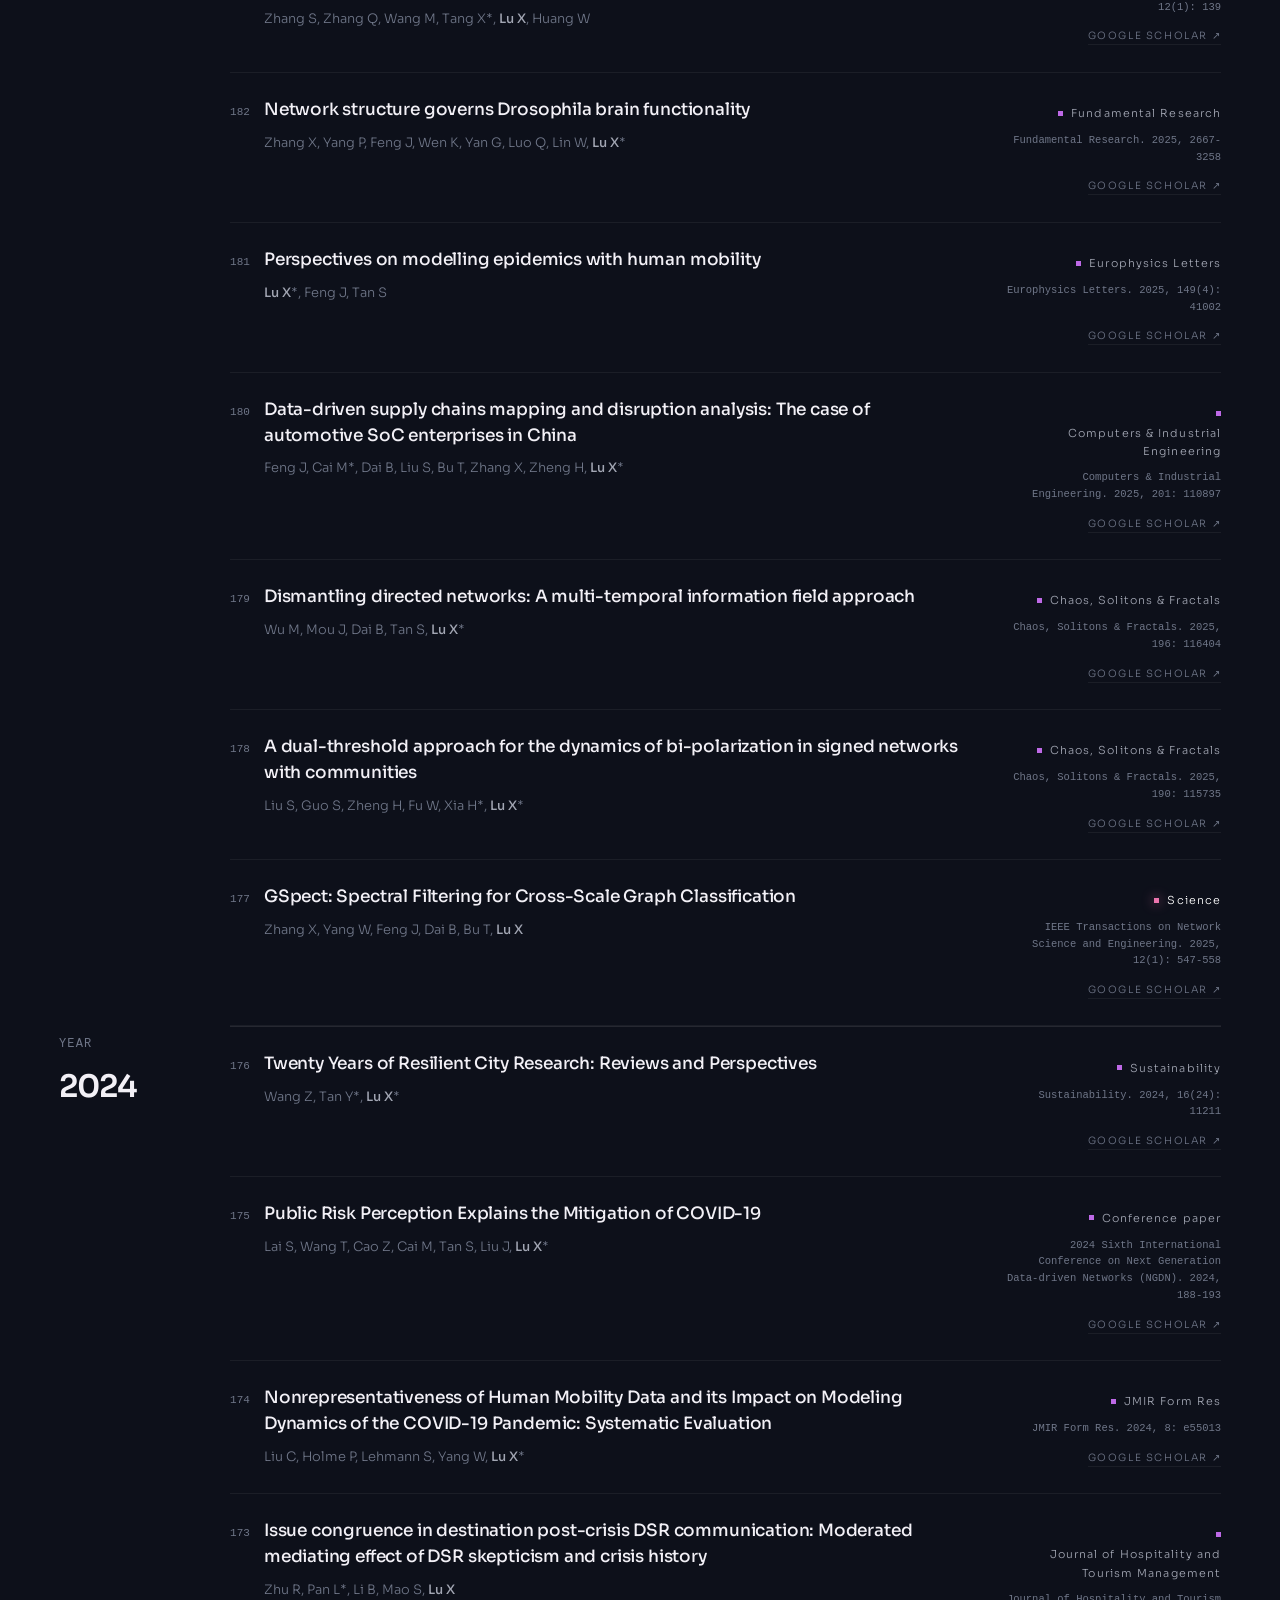
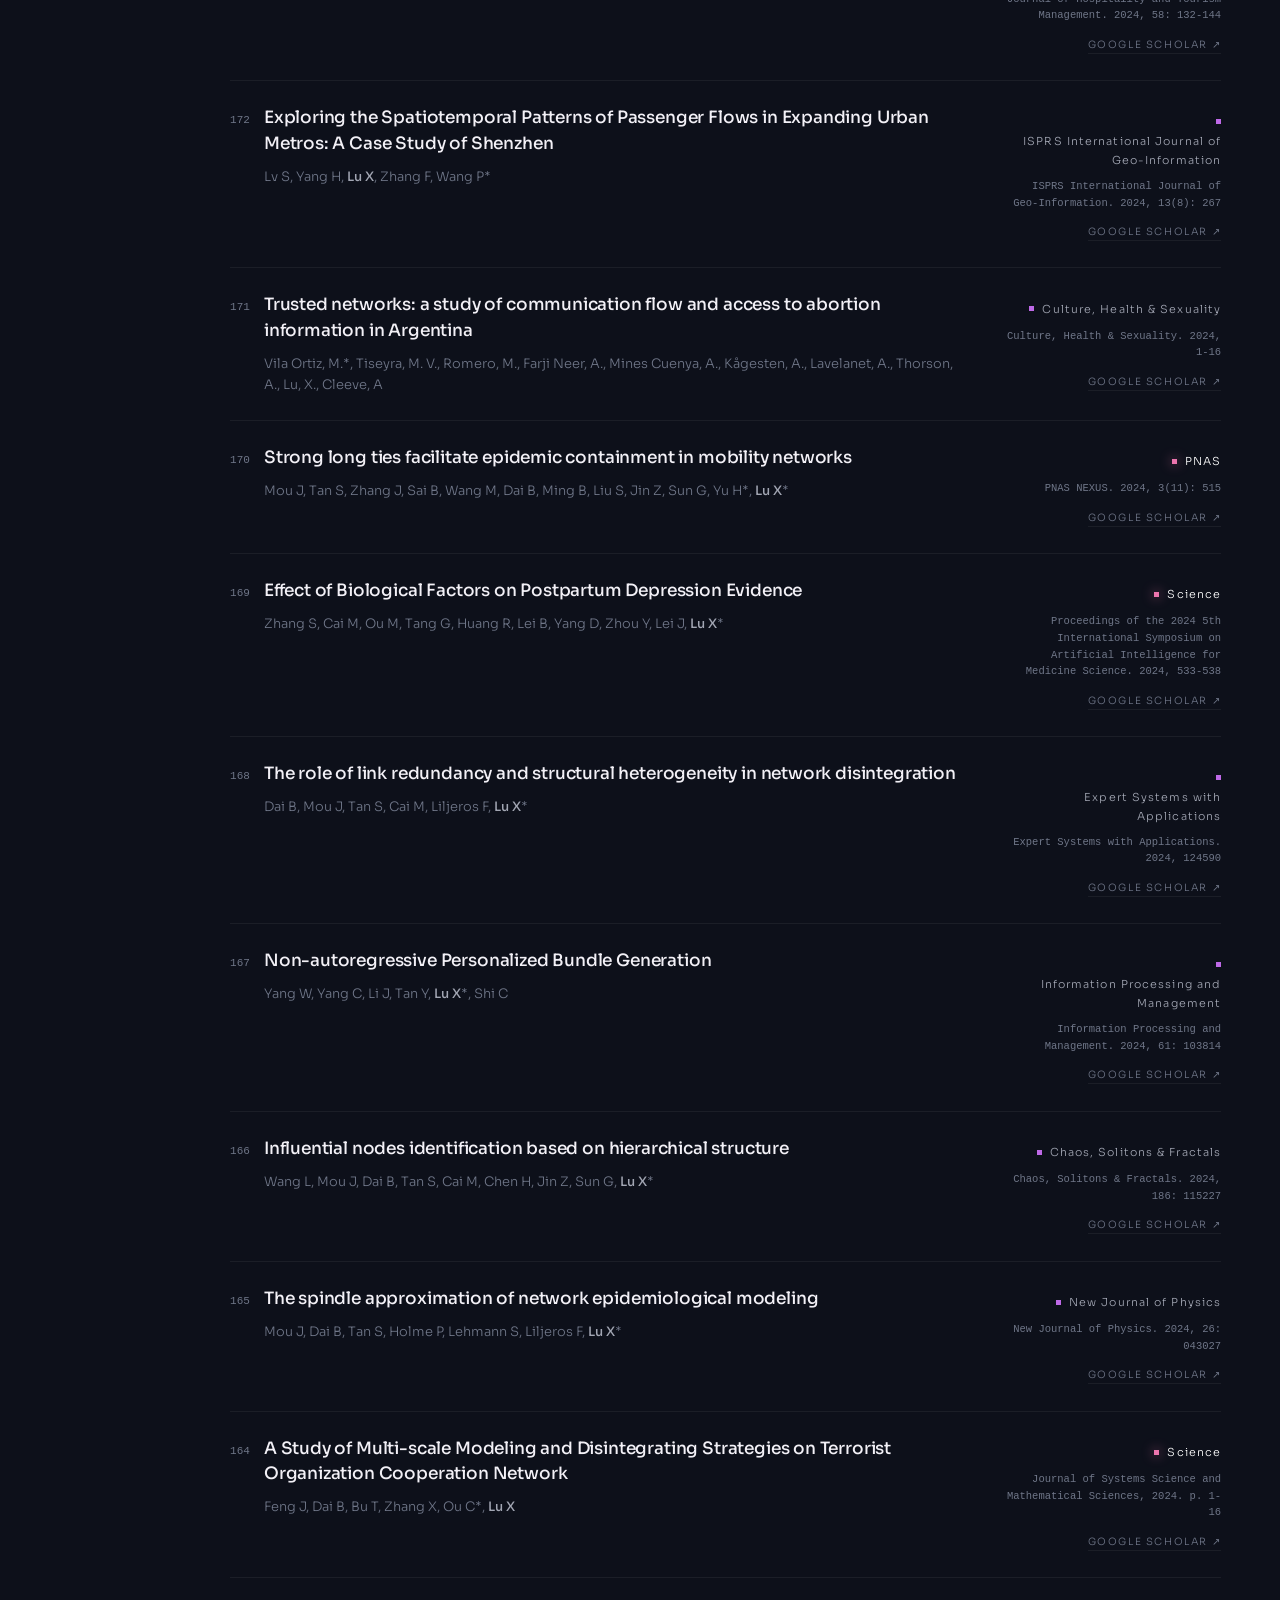
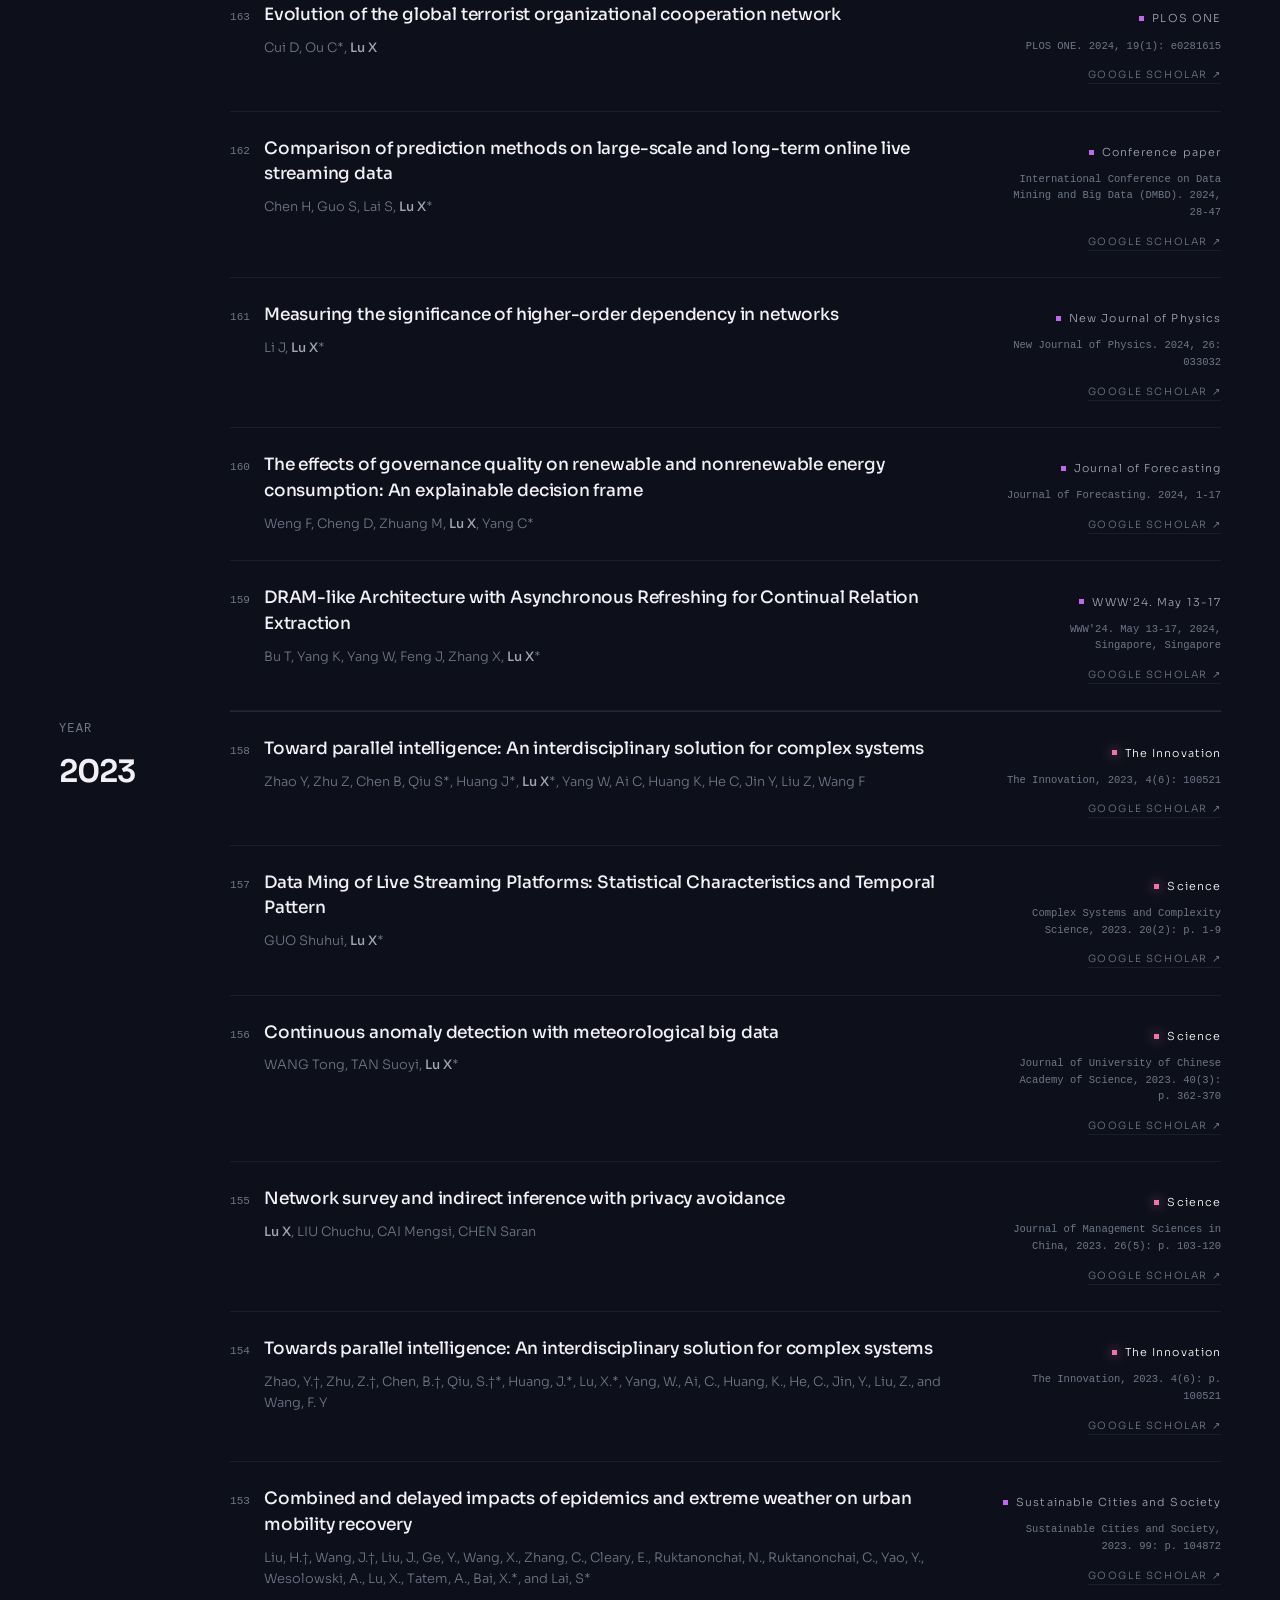
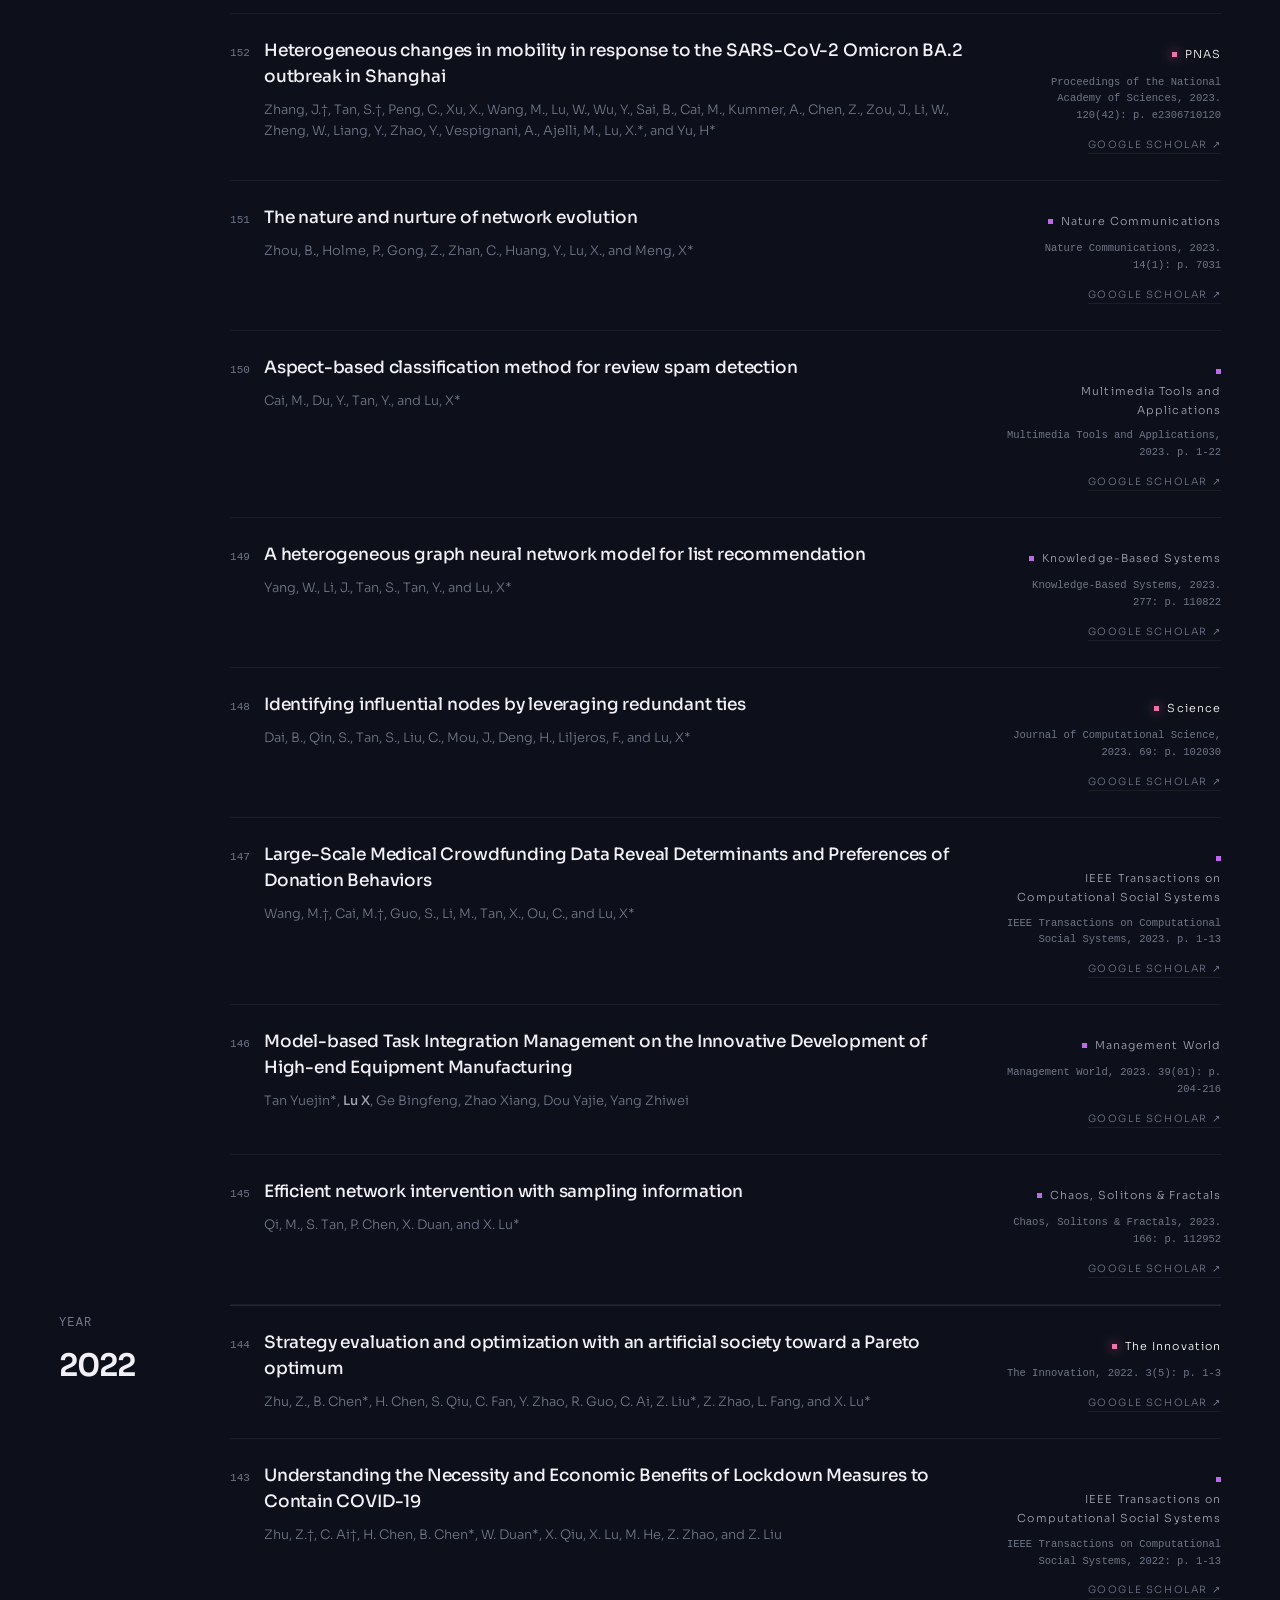
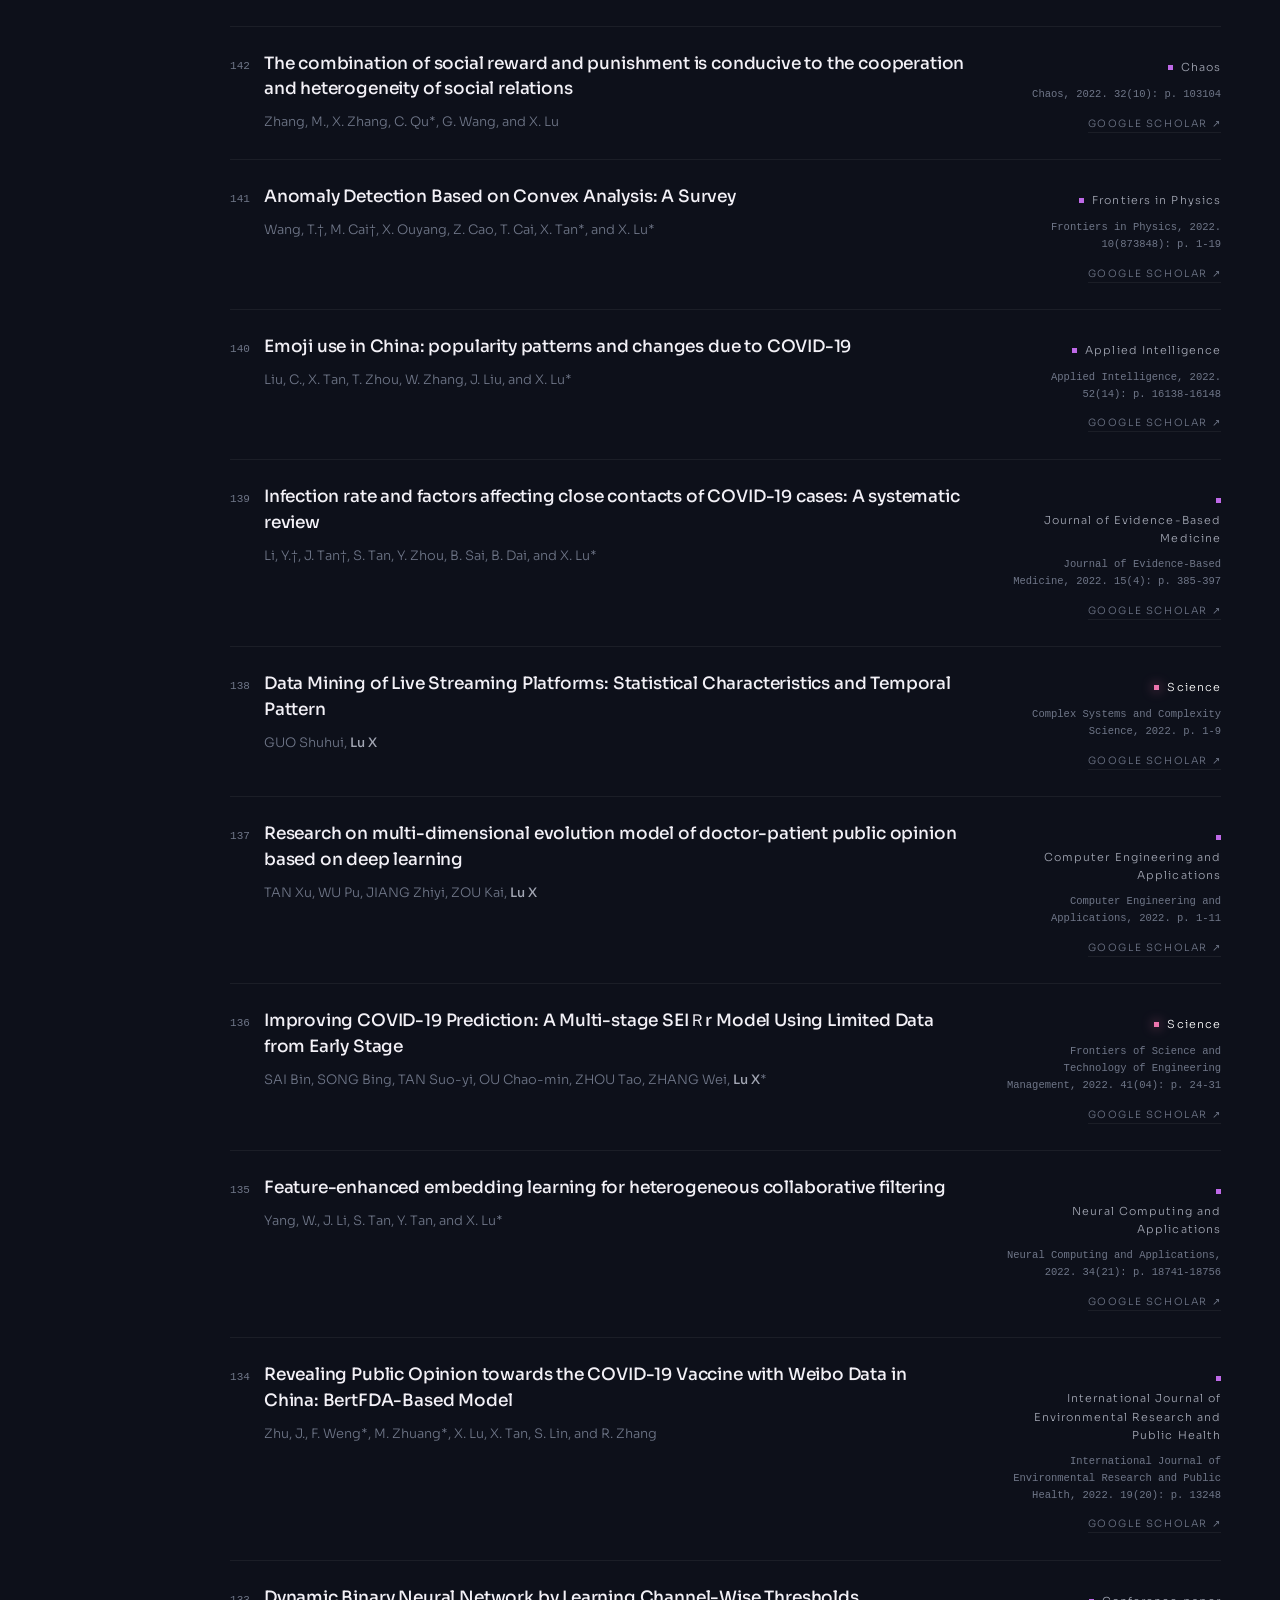
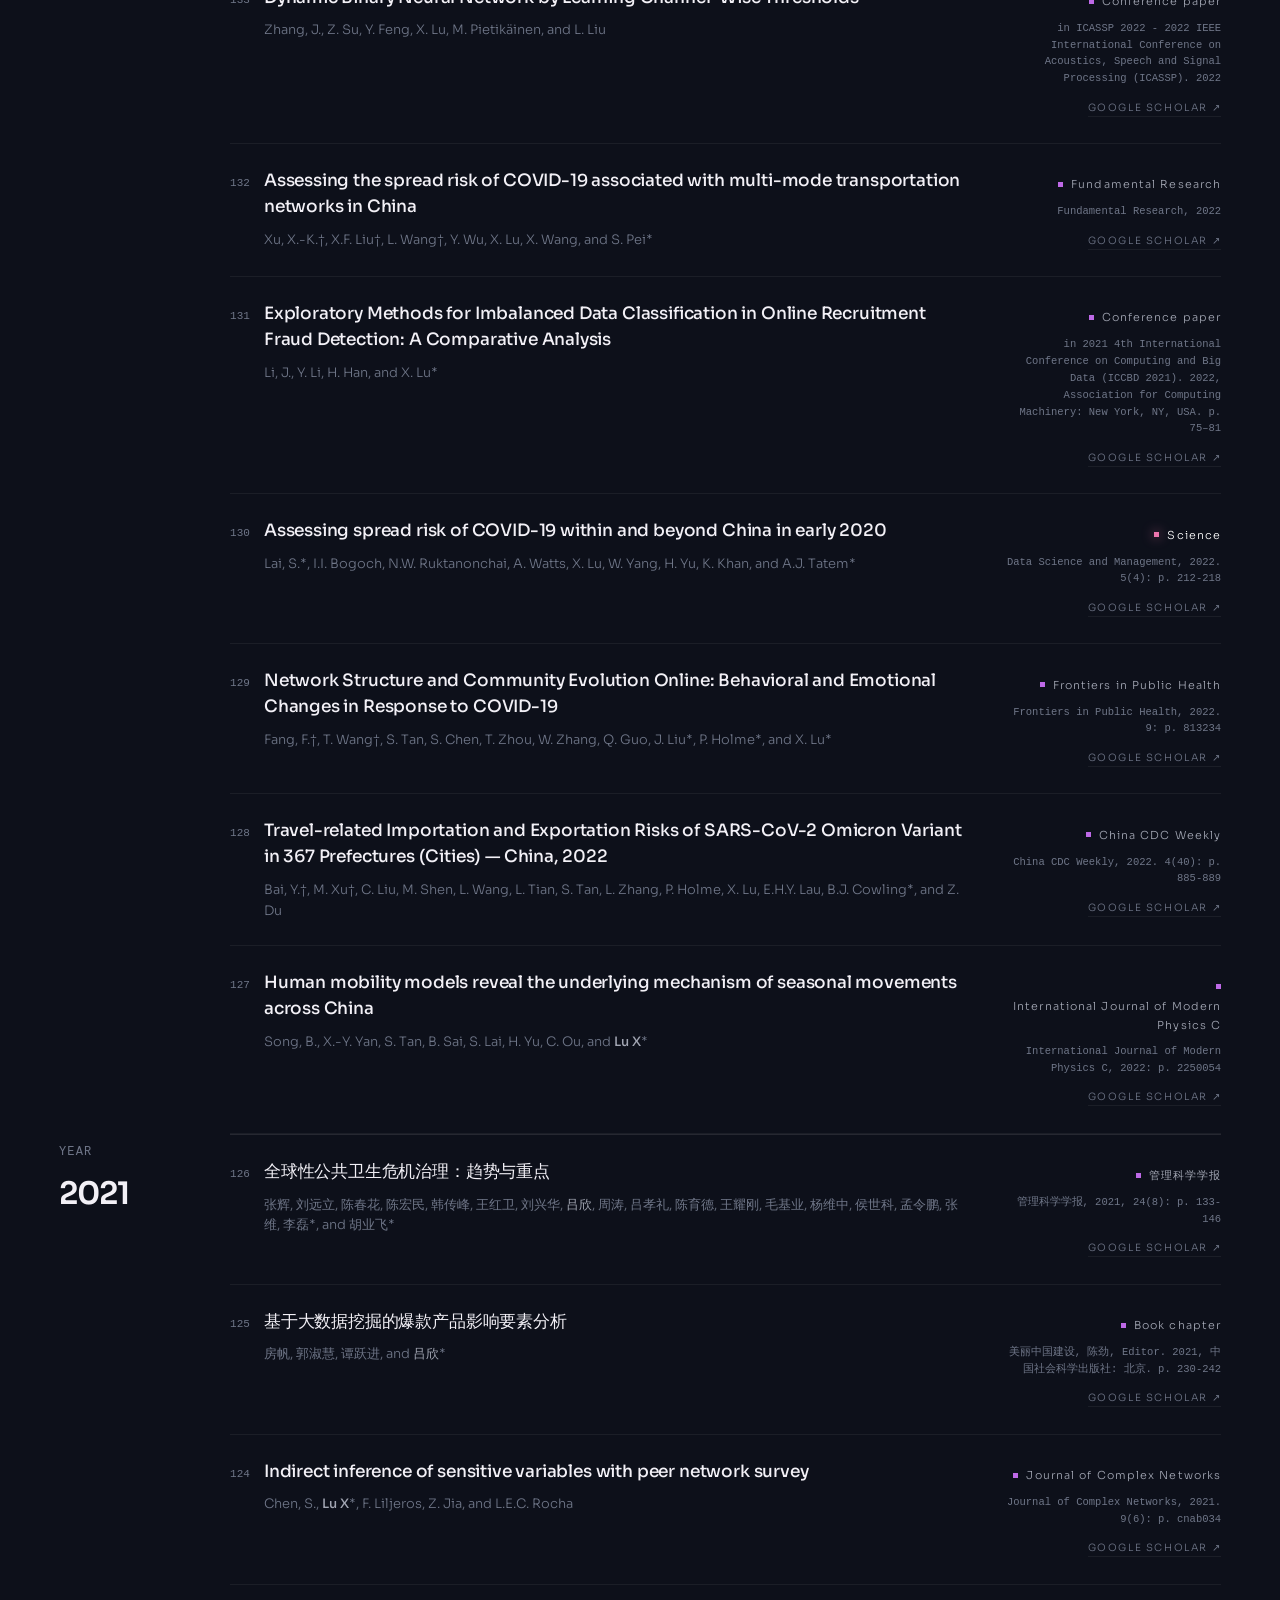
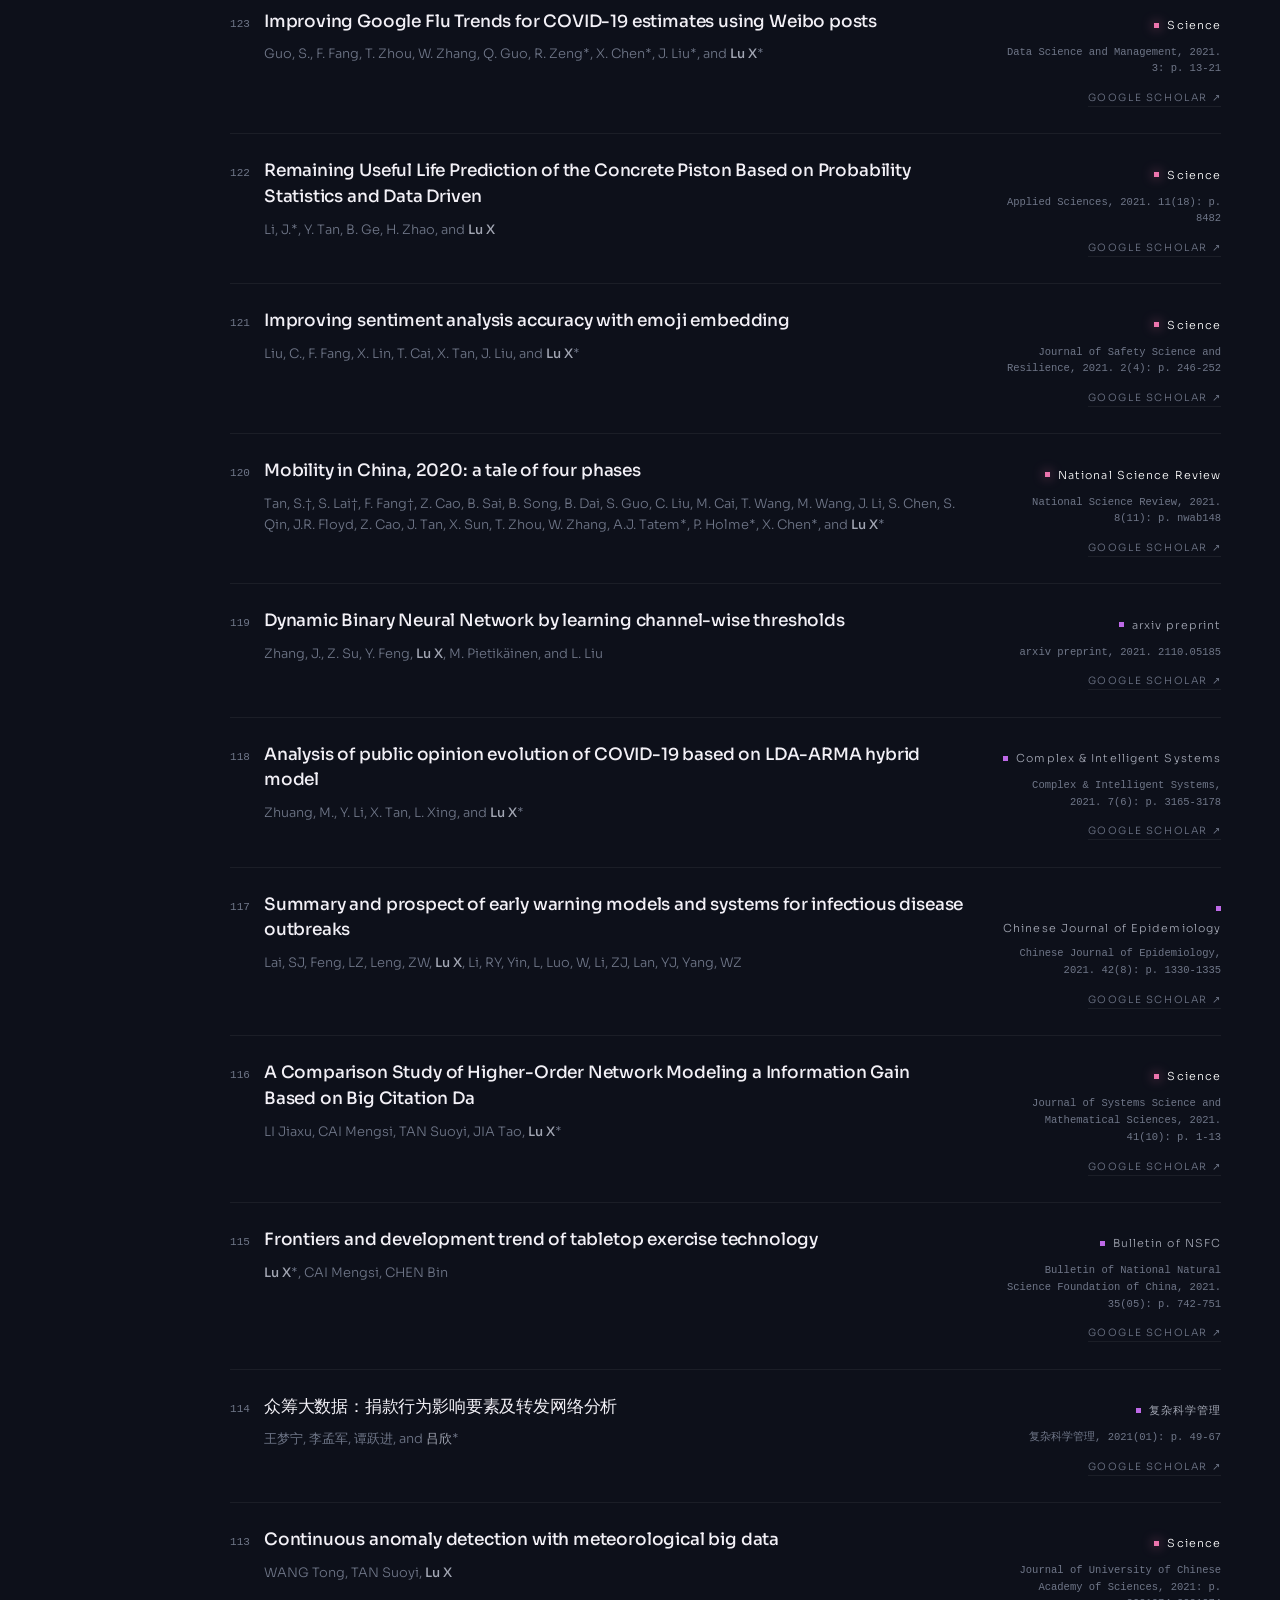
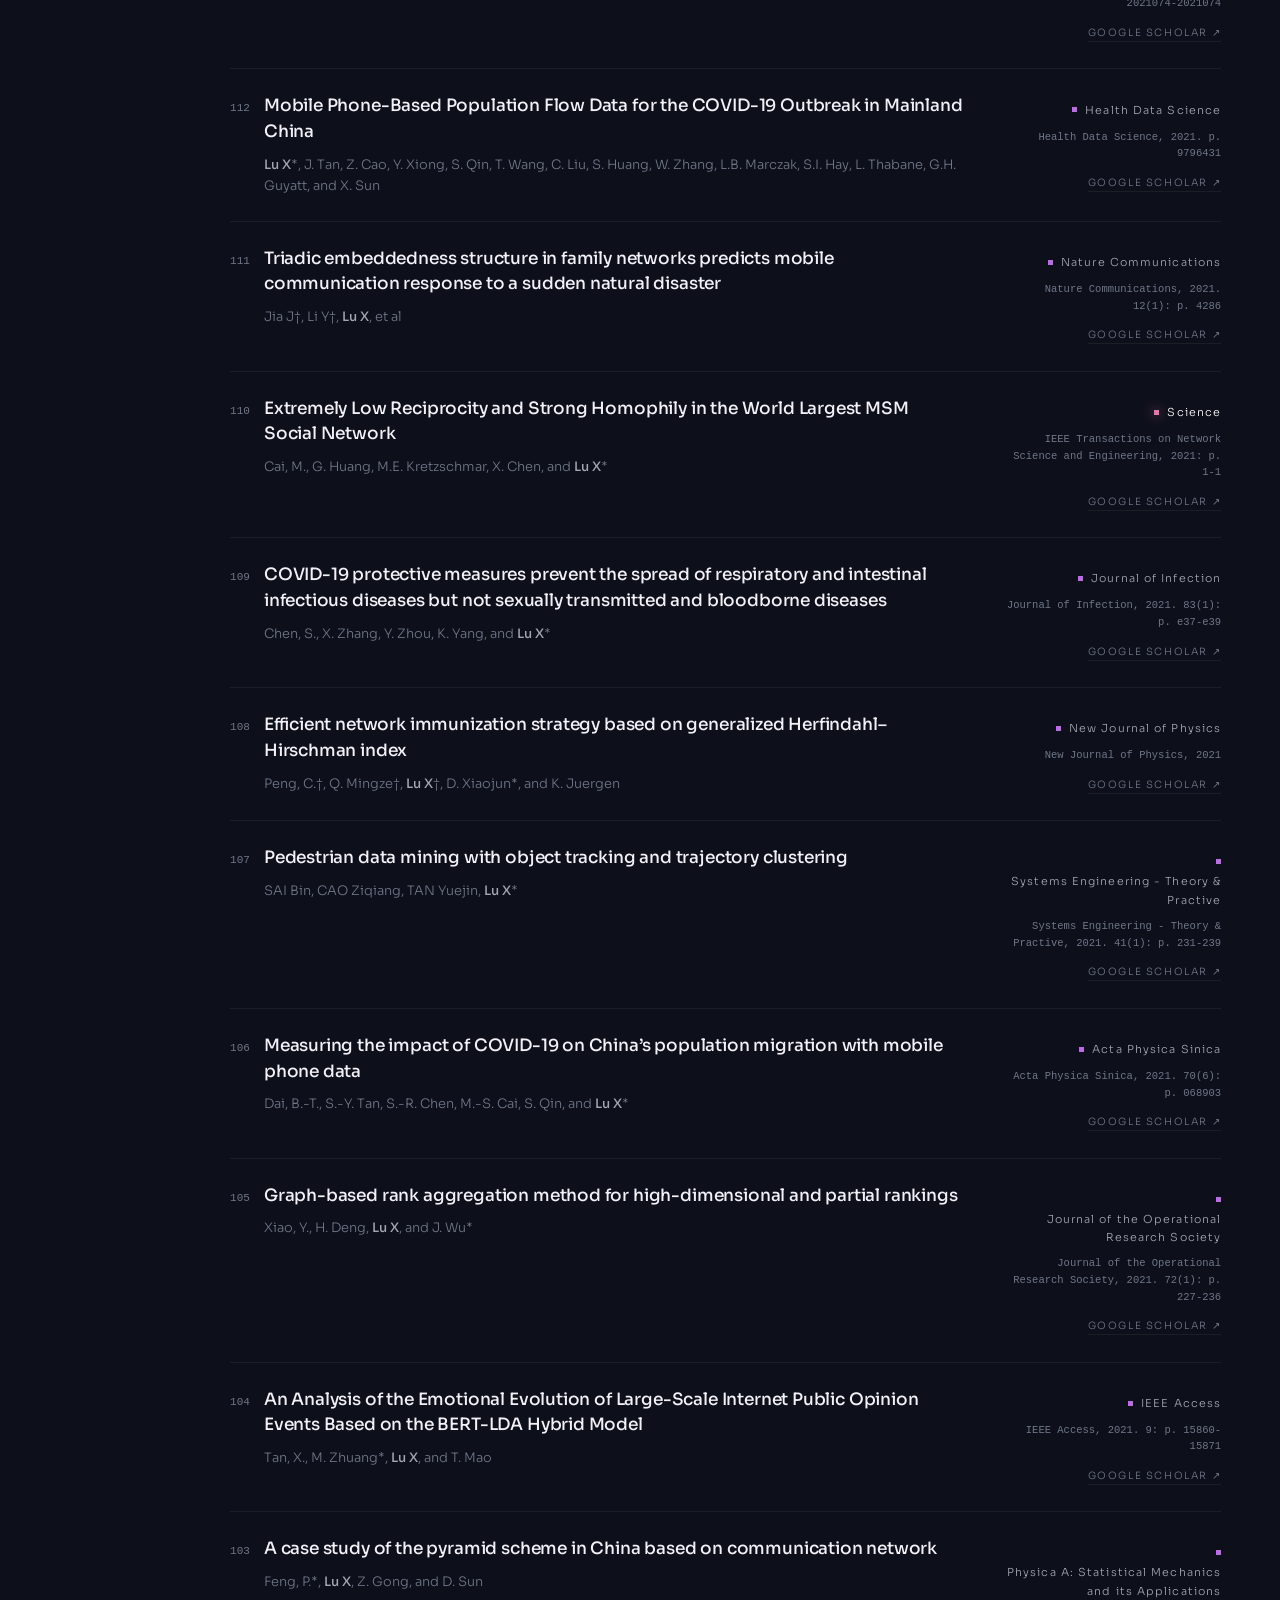
<file: publications.html>
<!DOCTYPE html>
<html lang="en">
<head>
<meta charset="utf-8">
<meta name="viewport" content="width=device-width, initial-scale=1">
<title>Publications — Xin Lu</title>
<meta name="description" content="198 peer-reviewed publications, 2018–2026, with search and year filters.">
<meta name="theme-color" content="#0d101a">
<meta property="og:type" content="website">
<meta property="og:title" content="Publications — Xin Lu">
<meta property="og:description" content="198 peer-reviewed publications, 2018–2026, with search and year filters.">
<meta property="og:image" content="assets/img/hero-network.svg">
<link rel="preload" href="assets/fonts/Sora-Regular.woff2" as="font" type="font/woff2" crossorigin>
<link rel="preload" href="assets/fonts/Sora-Medium.woff2" as="font" type="font/woff2" crossorigin>
<link rel="stylesheet" href="assets/css/style.css">
<link rel="icon" href="data:image/svg+xml,%3Csvg xmlns='http://www.w3.org/2000/svg' viewBox='0 0 32 32'%3E%3Crect width='32' height='32' fill='%230d101a'/%3E%3Cpath d='M6 26 16 6l10 20' stroke='%23be69e7' stroke-width='2.4' fill='none'/%3E%3C/svg%3E">
</head>
<body data-page="publications">
<a class="skip" href="#main">Skip to content</a>
<header class="site-header">
  <div class="shell header-inner">
    <a class="brand" href="index.html" aria-label="Xin Lu — home">
      <span class="brand__mark">XL</span>
      <span class="brand__text"><span class="brand__name">XIN LU</span><span class="brand__sub">吕欣 · NUDT</span></span>
    </a>
    <nav class="nav" aria-label="Primary">
      <a href="index.html">About</a><a href="research.html">Research</a><a href="publications.html" aria-current="page">Publications</a><a href="press.html">Press</a><a href="people.html">Collaborators</a><a href="contact.html">Contact</a>
    </nav>
    <div class="lang" aria-label="Language">
      <a href="publications.html" aria-current="true">EN</a>
      <a href="publications_cn.html">中文</a>
    </div>
    <button class="menu-btn" type="button" aria-label="Menu" aria-expanded="false"><span></span><span></span></button>
  </div>
</header>
<div class="drawer" id="drawer">
  <a href="index.html">About</a><a href="research.html">Research</a><a href="publications.html">Publications</a><a href="press.html">Press</a><a href="people.html">Collaborators</a><a href="contact.html">Contact</a>
  <p class="drawer__meta">xin.lu.lab@gmail.com</p>
</div>
<main id="main">
<section class="page-hero">
  <div class="shell">
    <p class="eyebrow">Publications</p>
    <h1>PUBLICATIONS<span class="cn">论文列表</span></h1>
    <p>198 peer-reviewed papers across network science, epidemiology, statistics and complex systems — search by title, author or journal, or filter by year.</p>
    <div class="page-hero__meta"><span>Papers <b>198</b></span><span>Years <b>2018 — 2026</b></span><span>Journals <b>60+</b></span></div>
  </div>
</section>
<div class="toolbar"><div class="shell toolbar__inner">
  <label class="search"><svg width="16" height="16" viewBox="0 0 24 24" fill="none" stroke="currentColor" stroke-width="1.6"><circle cx="11" cy="11" r="7"/><path d="m16.5 16.5 4 4"/></svg>
    <input id="pubSearch" type="search" autocomplete="off" aria-label="Search publications"></label>
  <div class="chips" id="pubChips"><button class="chip is-active" type="button" data-value="all">All</button></div>
  <span class="count" id="pubCount"></span>
</div></div>
<section class="section section--tight pubs"><div class="shell"><div id="pubsRoot"></div>
<p class="note">Full texts are available through the publishers or on request. Every title links to its Google Scholar record for the most current citation and PDF availability.</p></div></section>
<section class="cta">
  <div class="shell cta__inner">
    <div>
      <p class="eyebrow">Collaborate</p>
      <h2>Let’s put data to work for <em class="grad-text">people</em>.</h2>
      <p>Open to research collaborations, visiting scholars, and students working on mobility, networks or humanitarian data science.</p>
    </div>
    <div class="cta__right">
      <a class="btn btn--primary" href="mailto:xin.lu.lab@gmail.com">Email Xin Lu <span class="arw">↗</span></a>
      <a class="cta__mail" href="mailto:xin.lu.lab@gmail.com">xin.lu.lab@gmail.com</a>
      <div class="cta__social">
        <a href="https://orcid.org/0000-0002-3547-6493" target="_blank" rel="noopener">ORCID profile</a>
        <a href="https://www.flowminder.org" target="_blank" rel="noopener">Flowminder</a>
        <a href="https://scholar.google.com/scholar?q=Xin+Lu+NUDT" target="_blank" rel="noopener">Scholar</a>
      </div>
    </div>
  </div>
</section>
</main>
<footer class="site-footer">
  <div class="shell">
    <div class="footer-grid">
      <div class="footer-brand">
        <a class="brand" href="index.html">
          <span class="brand__mark">XL</span>
          <span class="brand__text"><span class="brand__name">XIN LU</span><span class="brand__sub">吕欣 · NUDT</span></span>
        </a>
        <p>Professor at the National University of Defense Technology. Big data, complex networks and human behaviour — for disaster response, public health and national security.</p>
      </div>
      <div class="footer-col"><h4>Explore</h4><ul><li><a href="index.html">About</a></li><li><a href="research.html">Research</a></li><li><a href="publications.html">Publications</a></li><li><a href="press.html">Press</a></li><li><a href="people.html">Collaborators</a></li><li><a href="contact.html">Contact</a></li></ul></div>
      <div class="footer-col"><h4>Research</h4><ul><li><a href="research.html#mobility">Mobility & disasters</a></li><li><a href="research.html#networks">Network science</a></li><li><a href="research.html#higher-order">Higher-order interactions</a></li><li><a href="research.html#sampling">Sampling & inference</a></li><li><a href="research.html#parallel">Parallel intelligence</a></li></ul></div>
      <div class="footer-col"><h4>Elsewhere</h4><ul>
        <li><a href="https://orcid.org/0000-0002-3547-6493" target="_blank" rel="noopener">ORCID</a></li>
        <li><a href="https://www.flowminder.org" target="_blank" rel="noopener">Flowminder Foundation</a></li>
        <li><a href="https://scholar.google.com/scholar?q=Xin+Lu+NUDT+network+science" target="_blank" rel="noopener">Google Scholar</a></li>
        <li><a href="mailto:xin.lu.lab@gmail.com">xin.lu.lab@gmail.com</a></li>
      </ul></div>
    </div>
    <div class="footer-bottom">
      <span>© 2014–2026 Xin Lu · All rights reserved.</span>
      <span>Last updated February 2026<span class="dot">·</span>Changsha · China</span>
    </div>
  </div>
</footer>
<script src="assets/data.js"></script>
<script src="assets/js/site.js"></script>
</body>
</html>
</file>
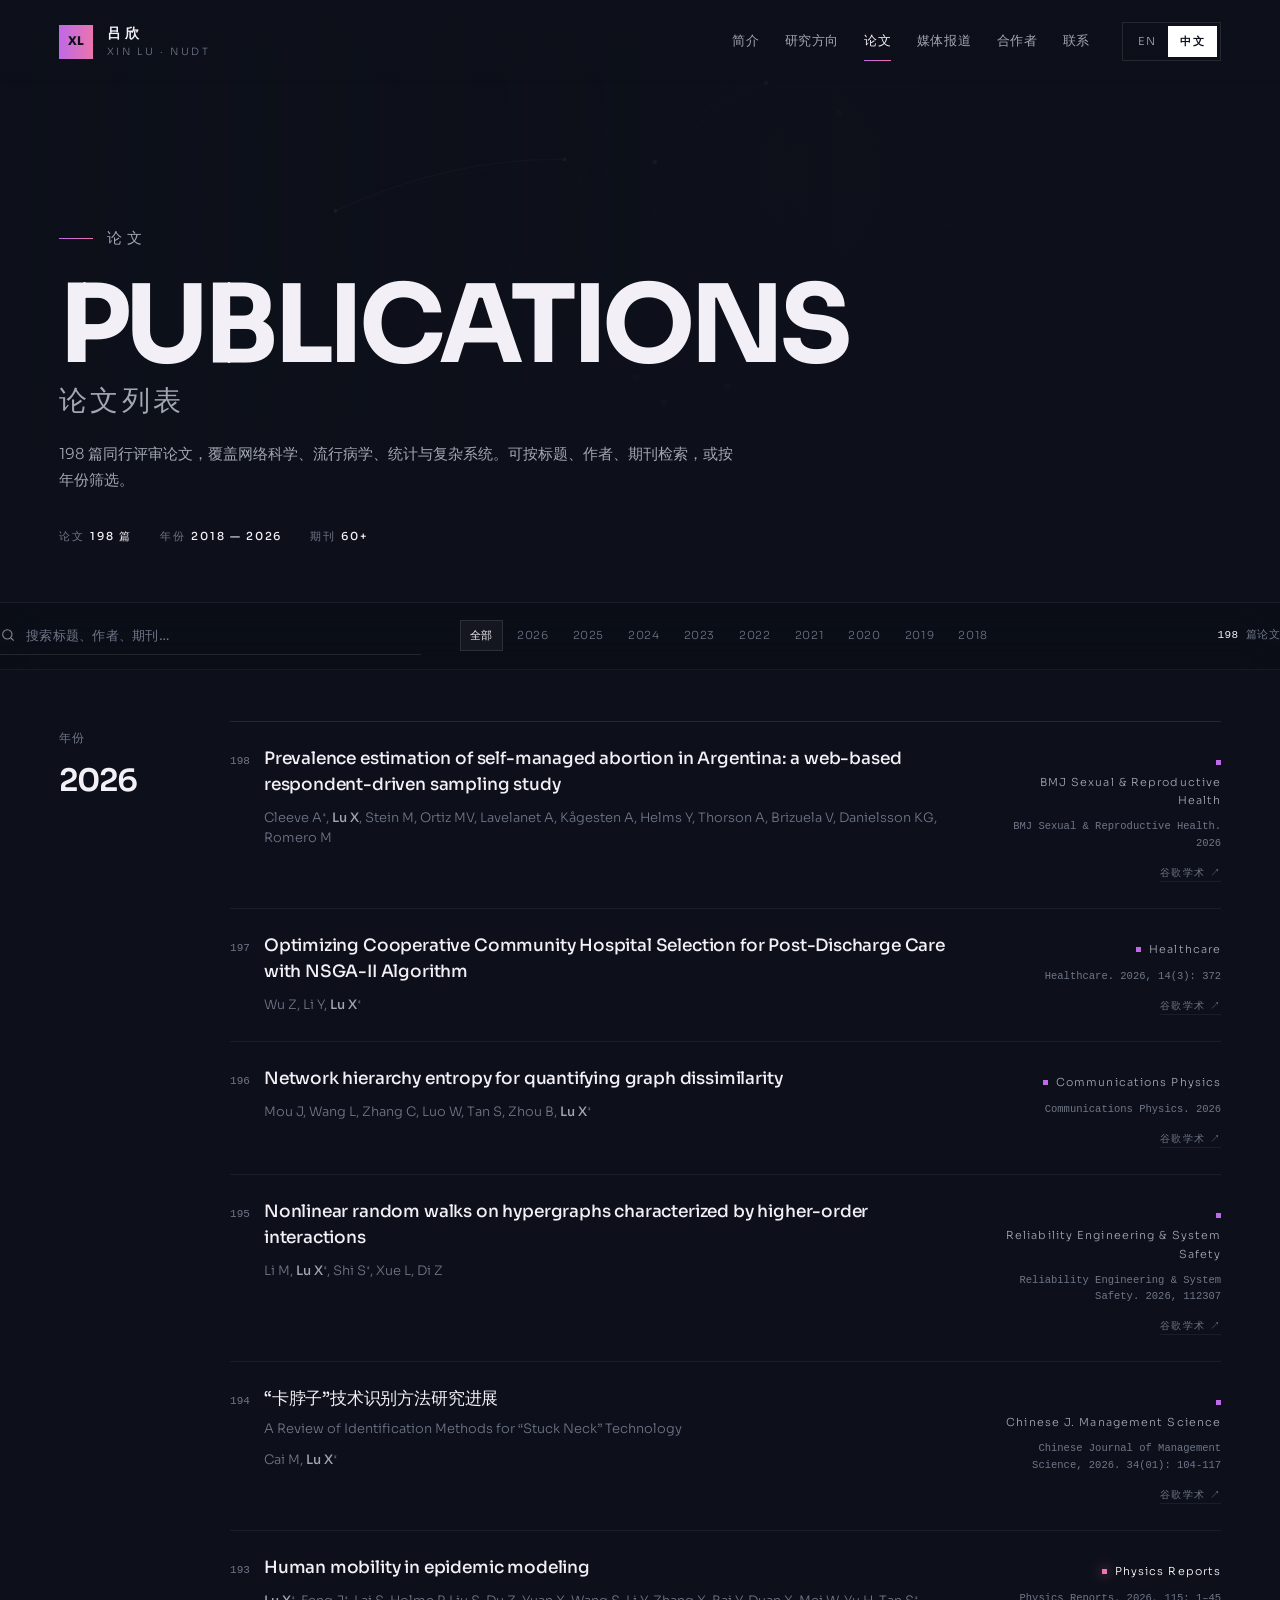
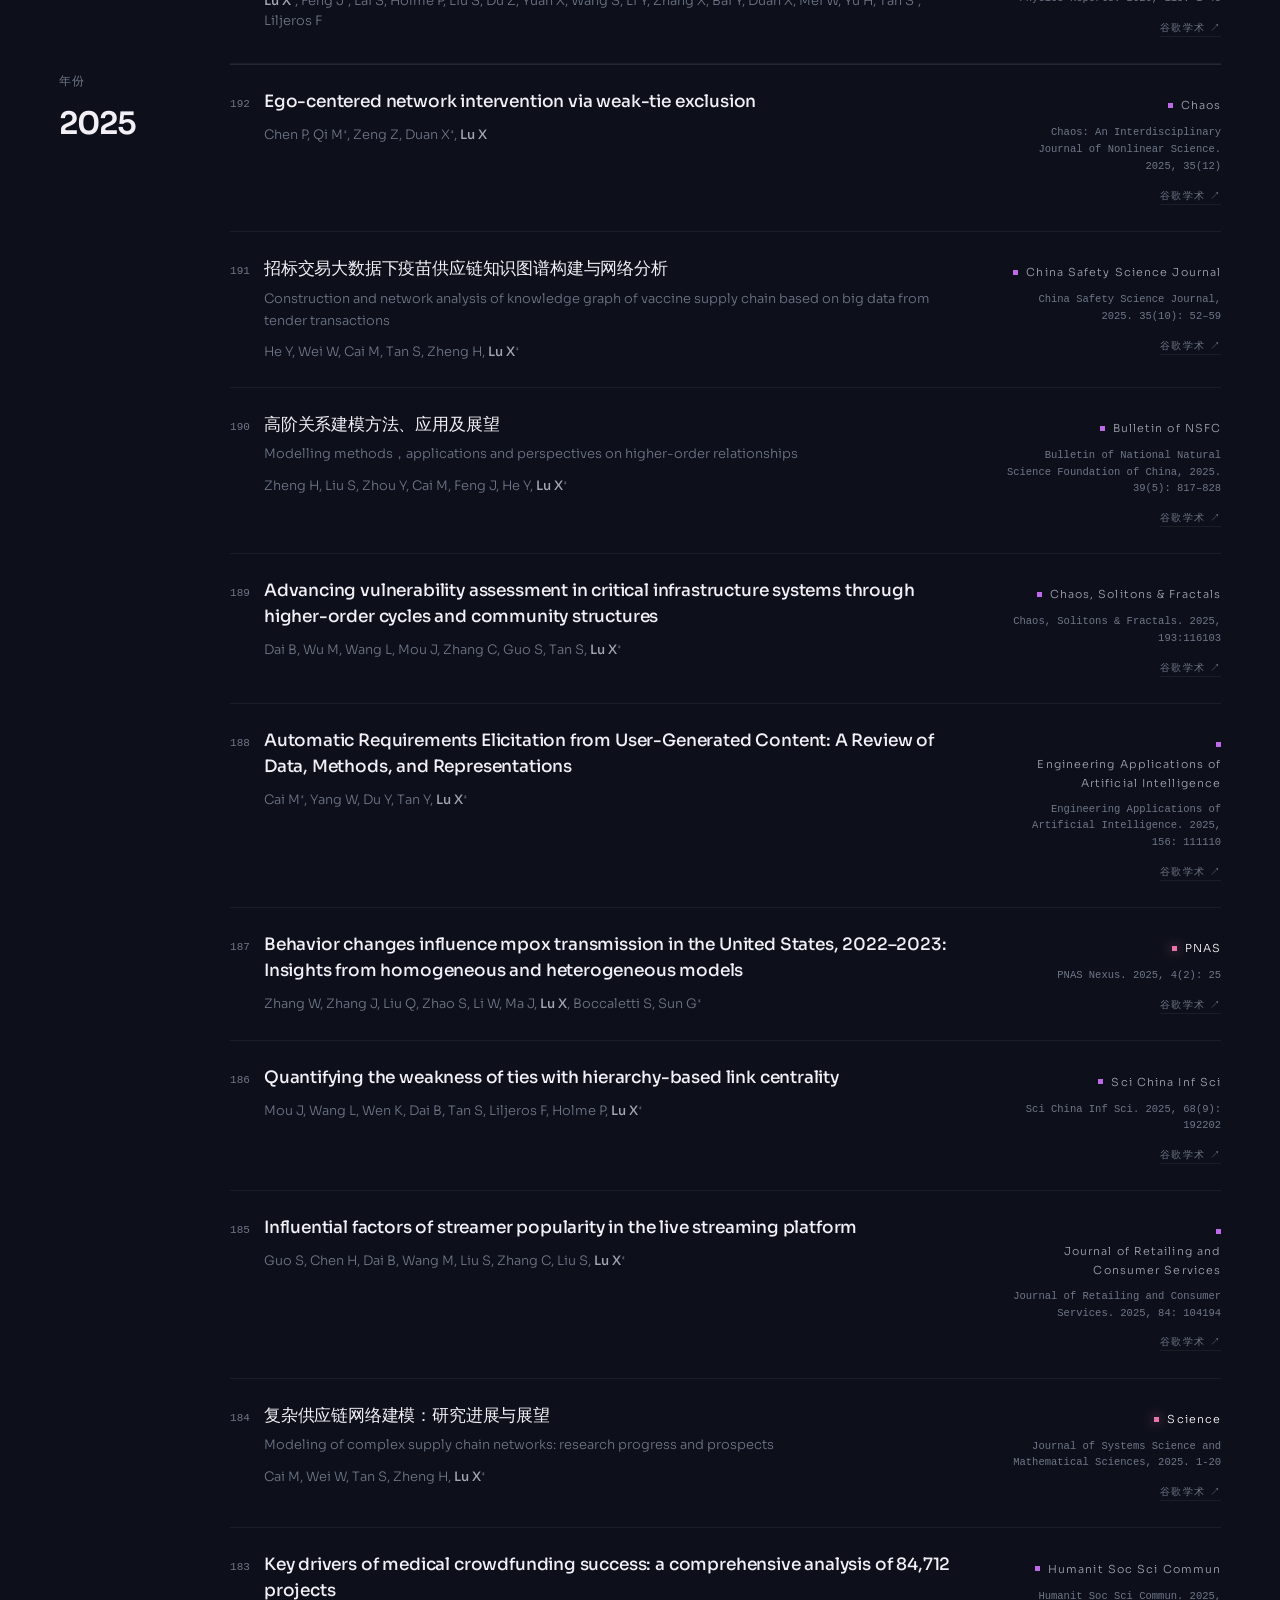
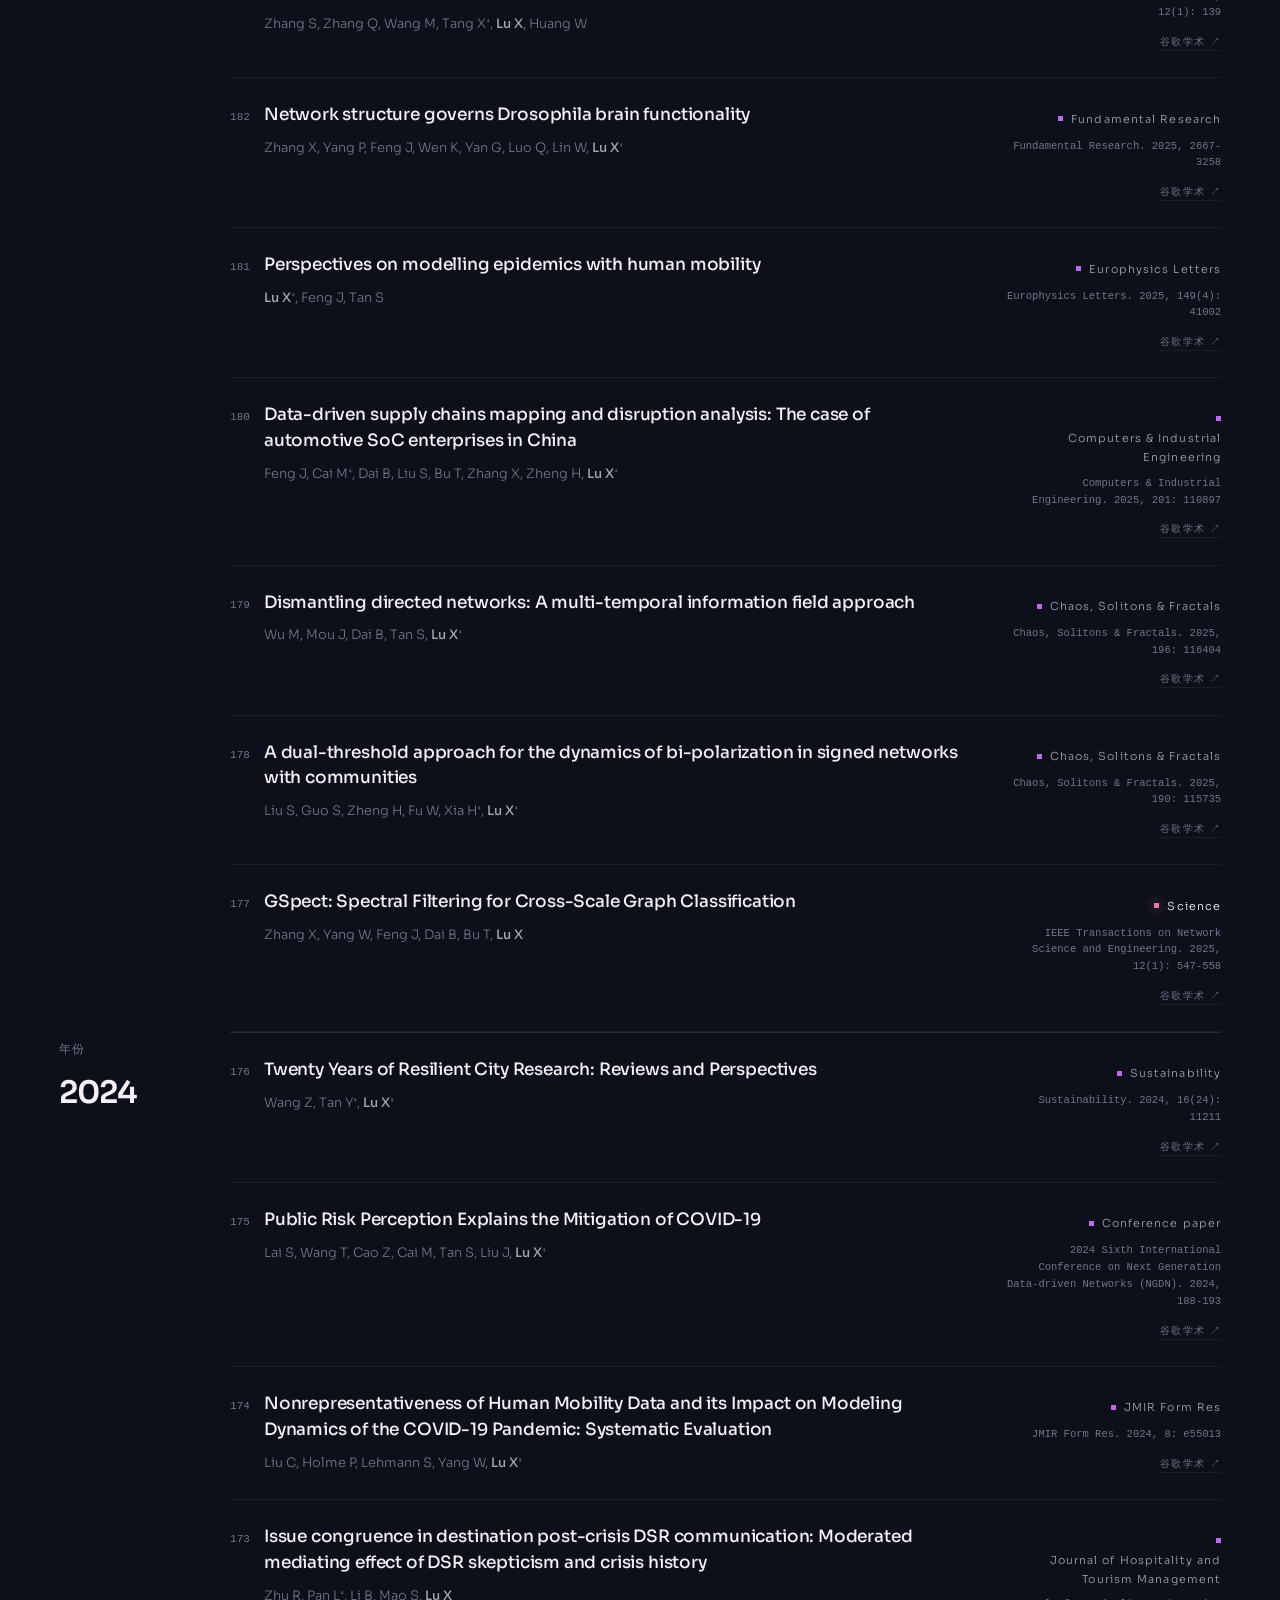
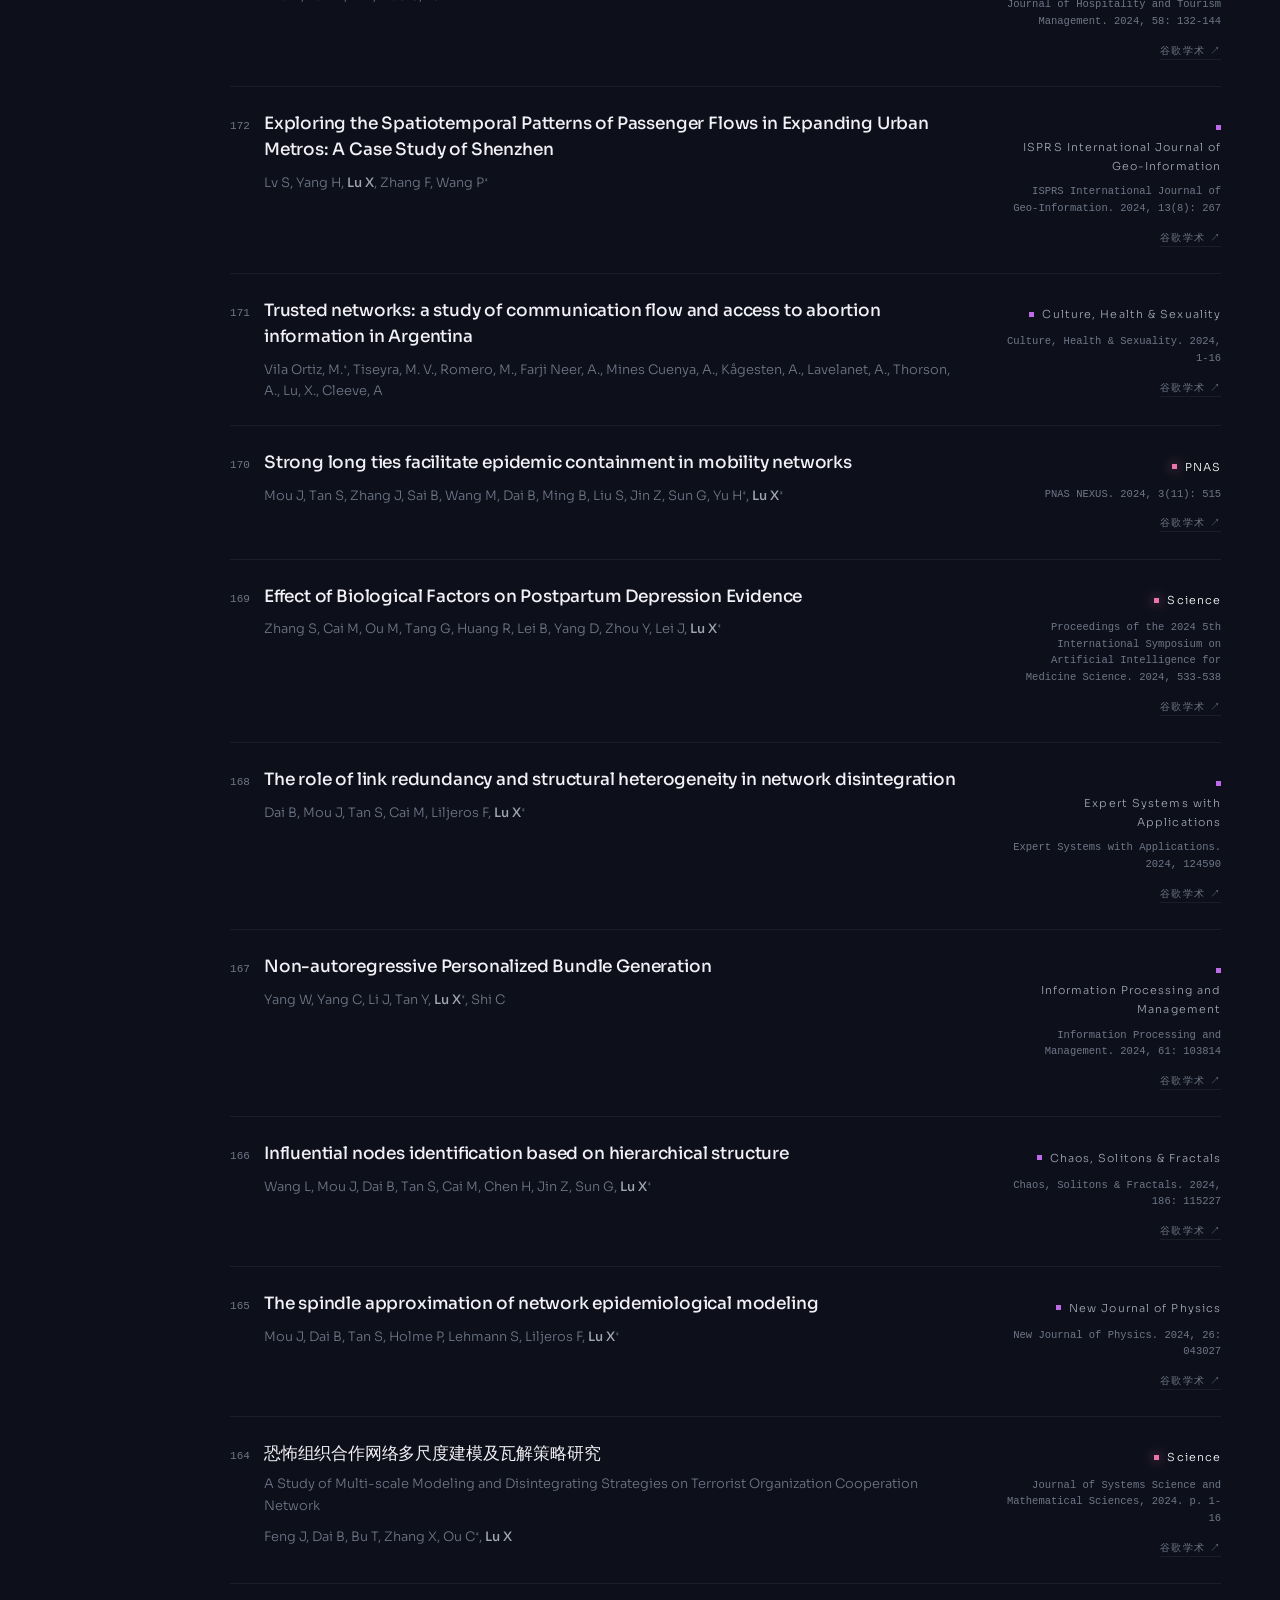
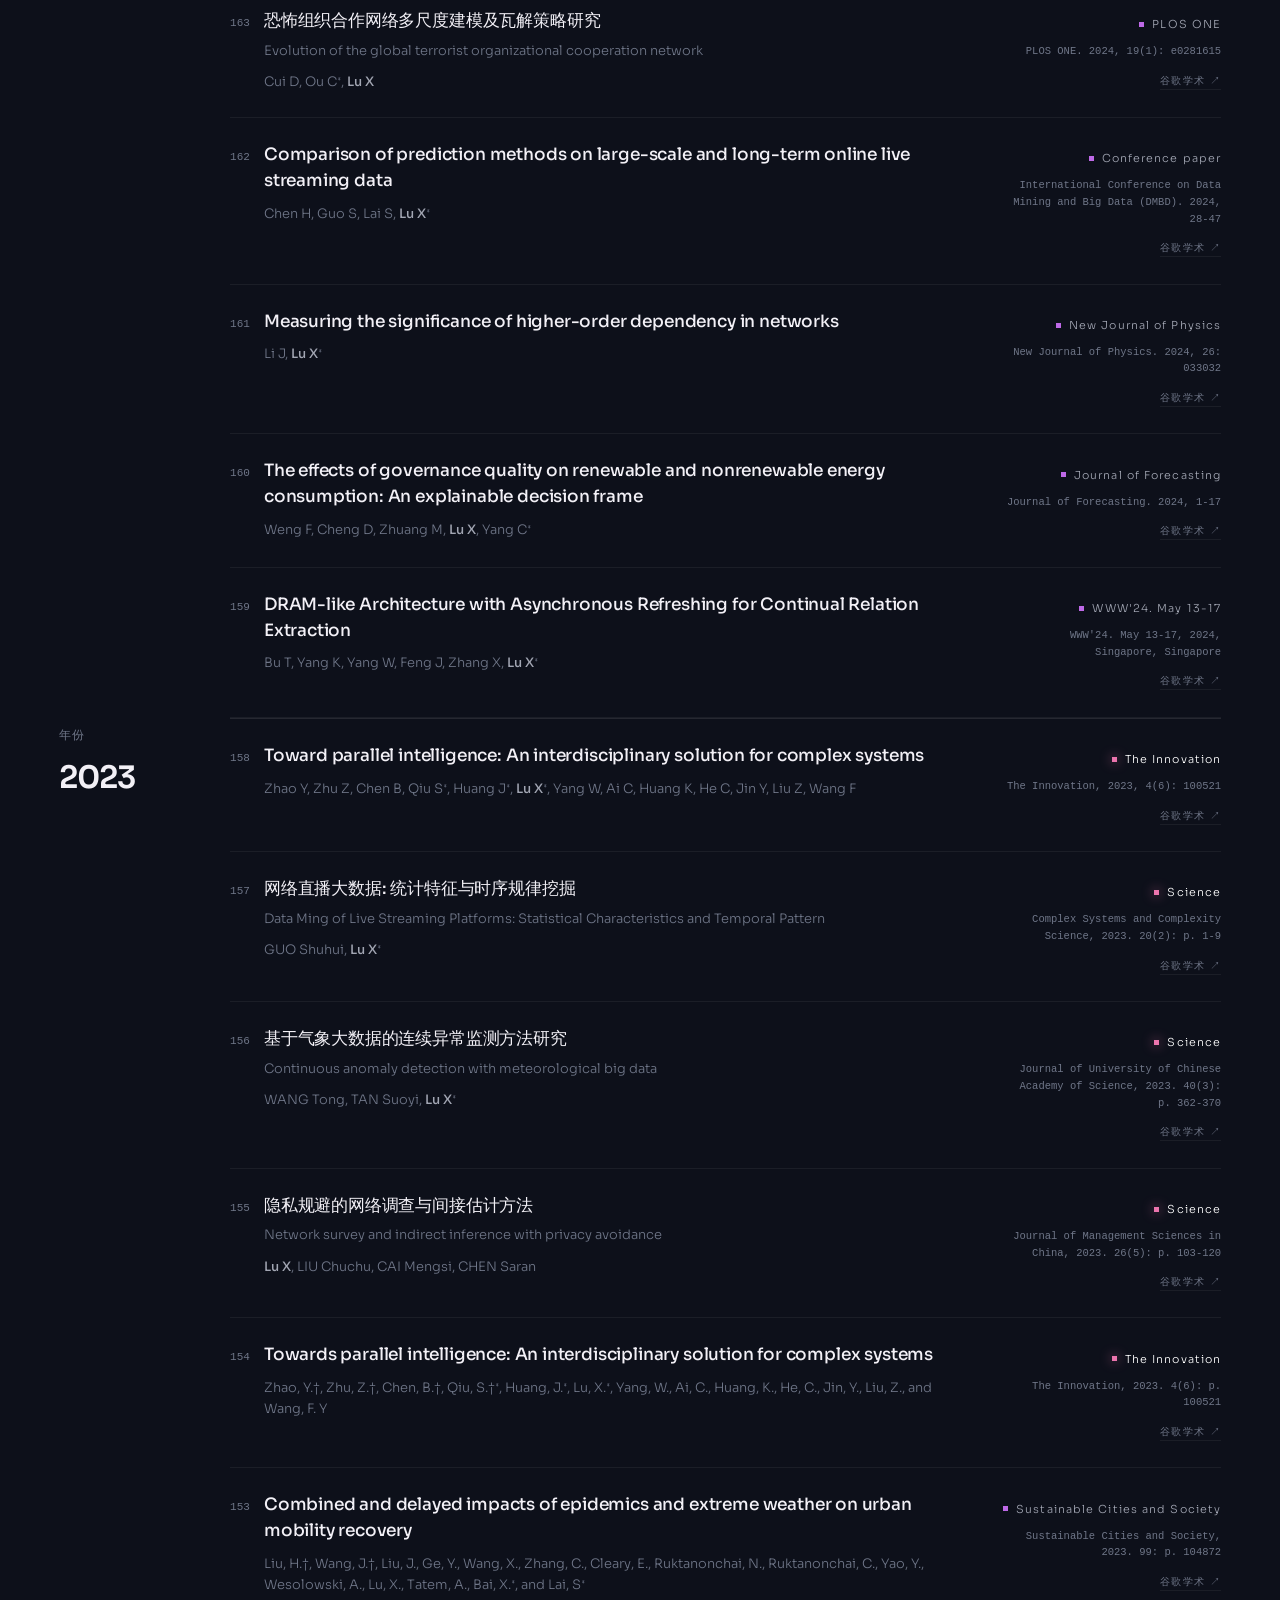
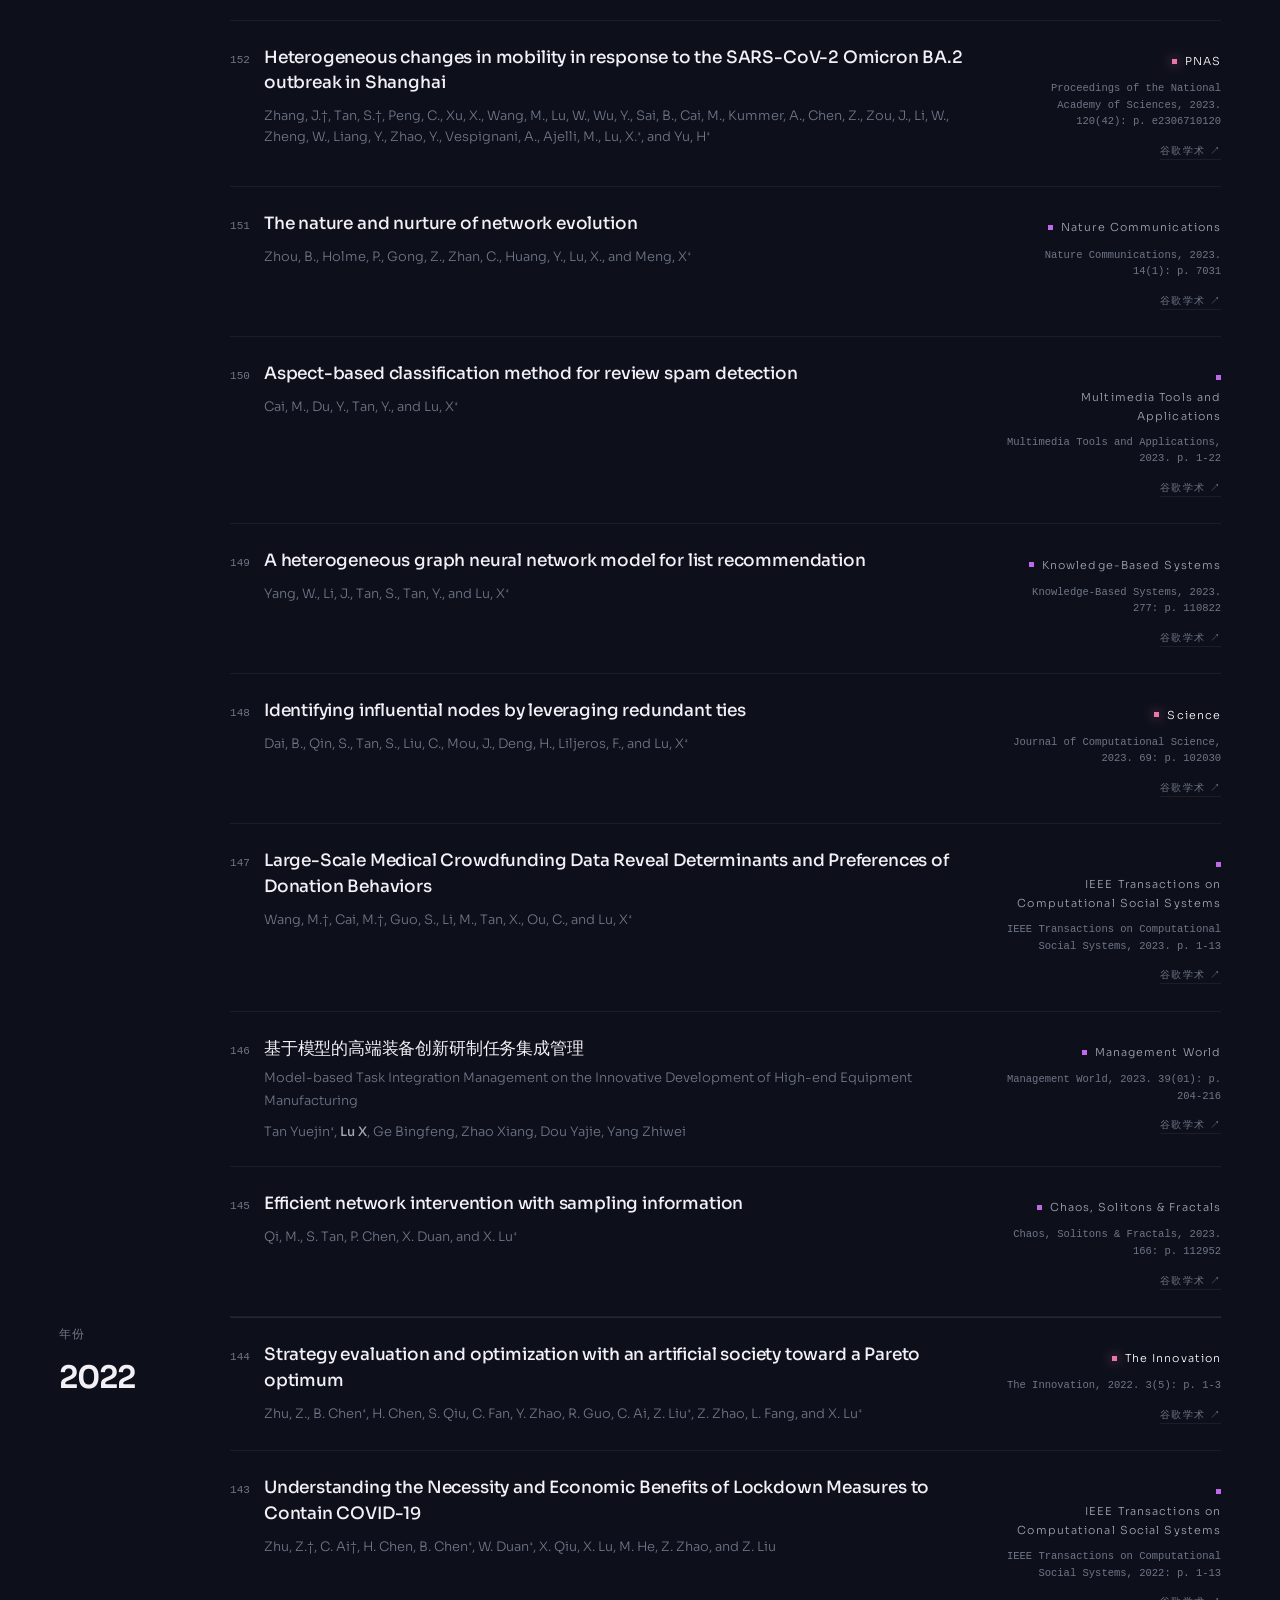
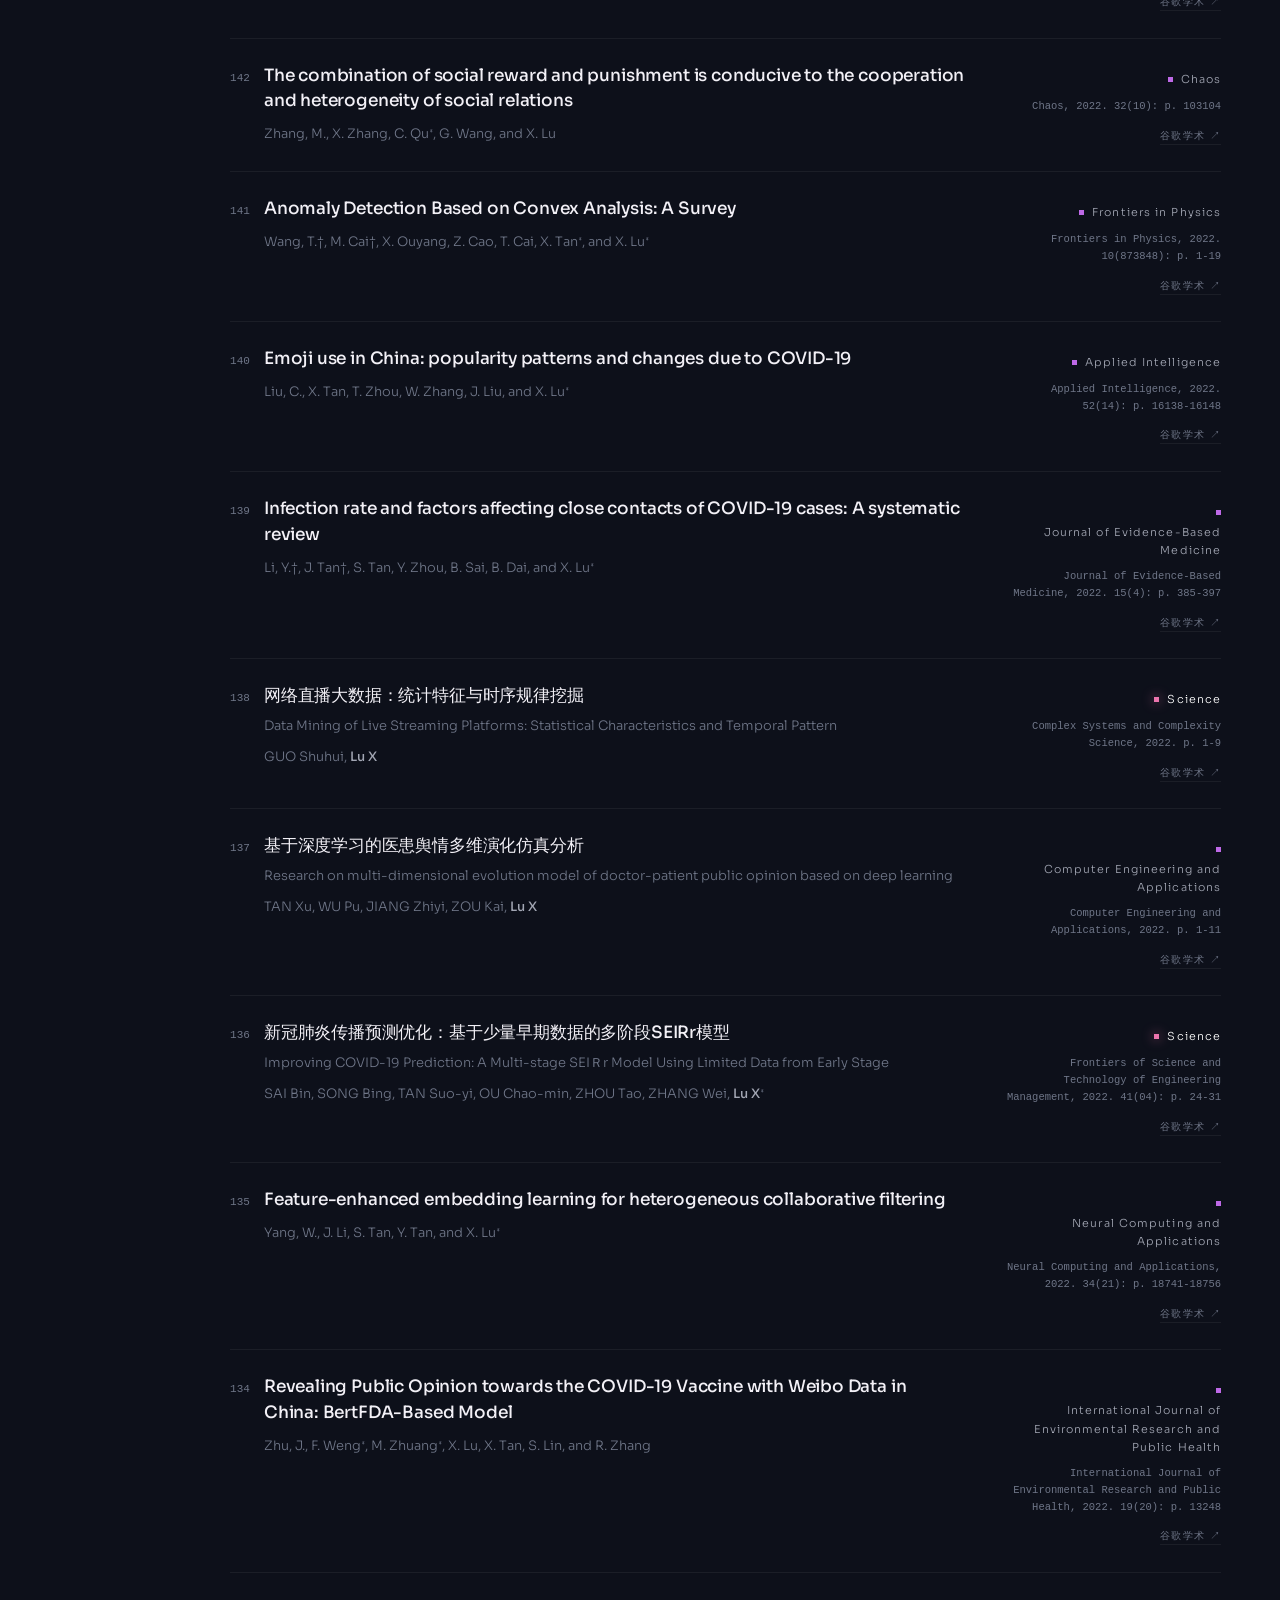
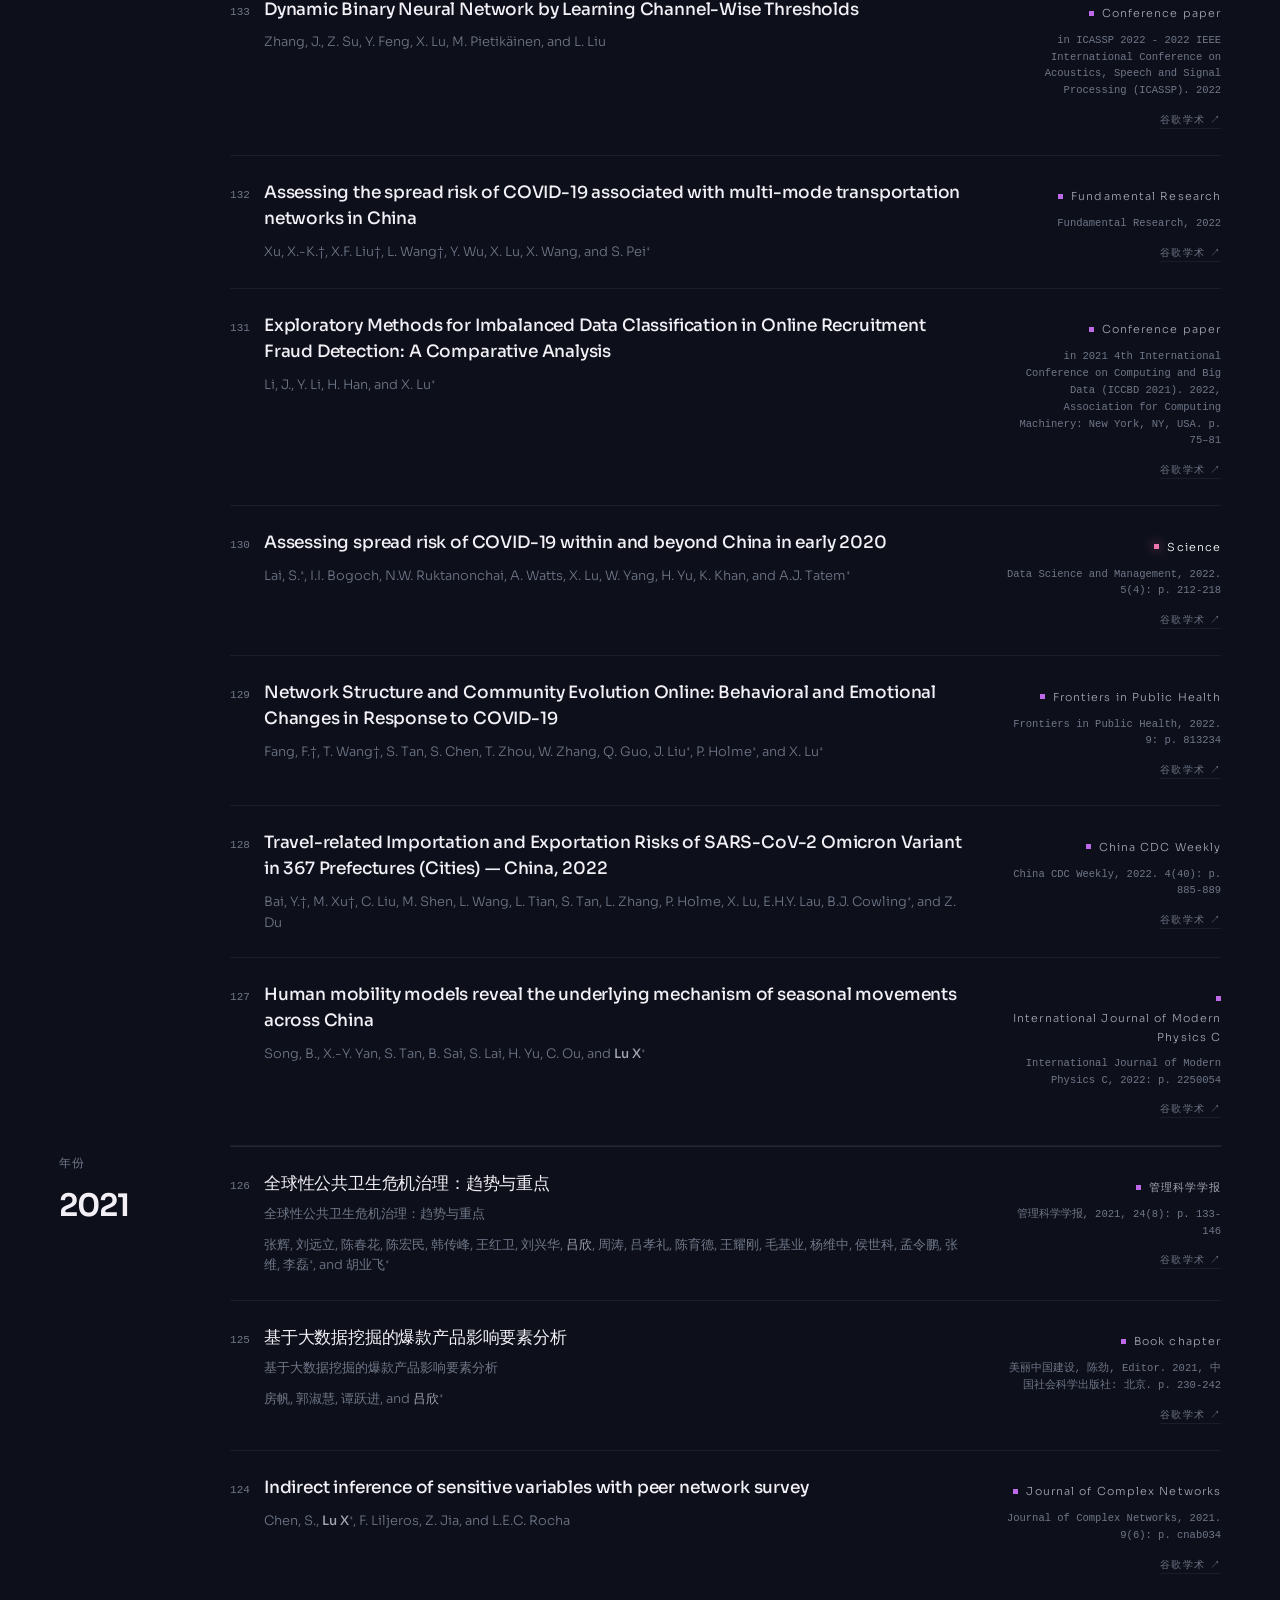
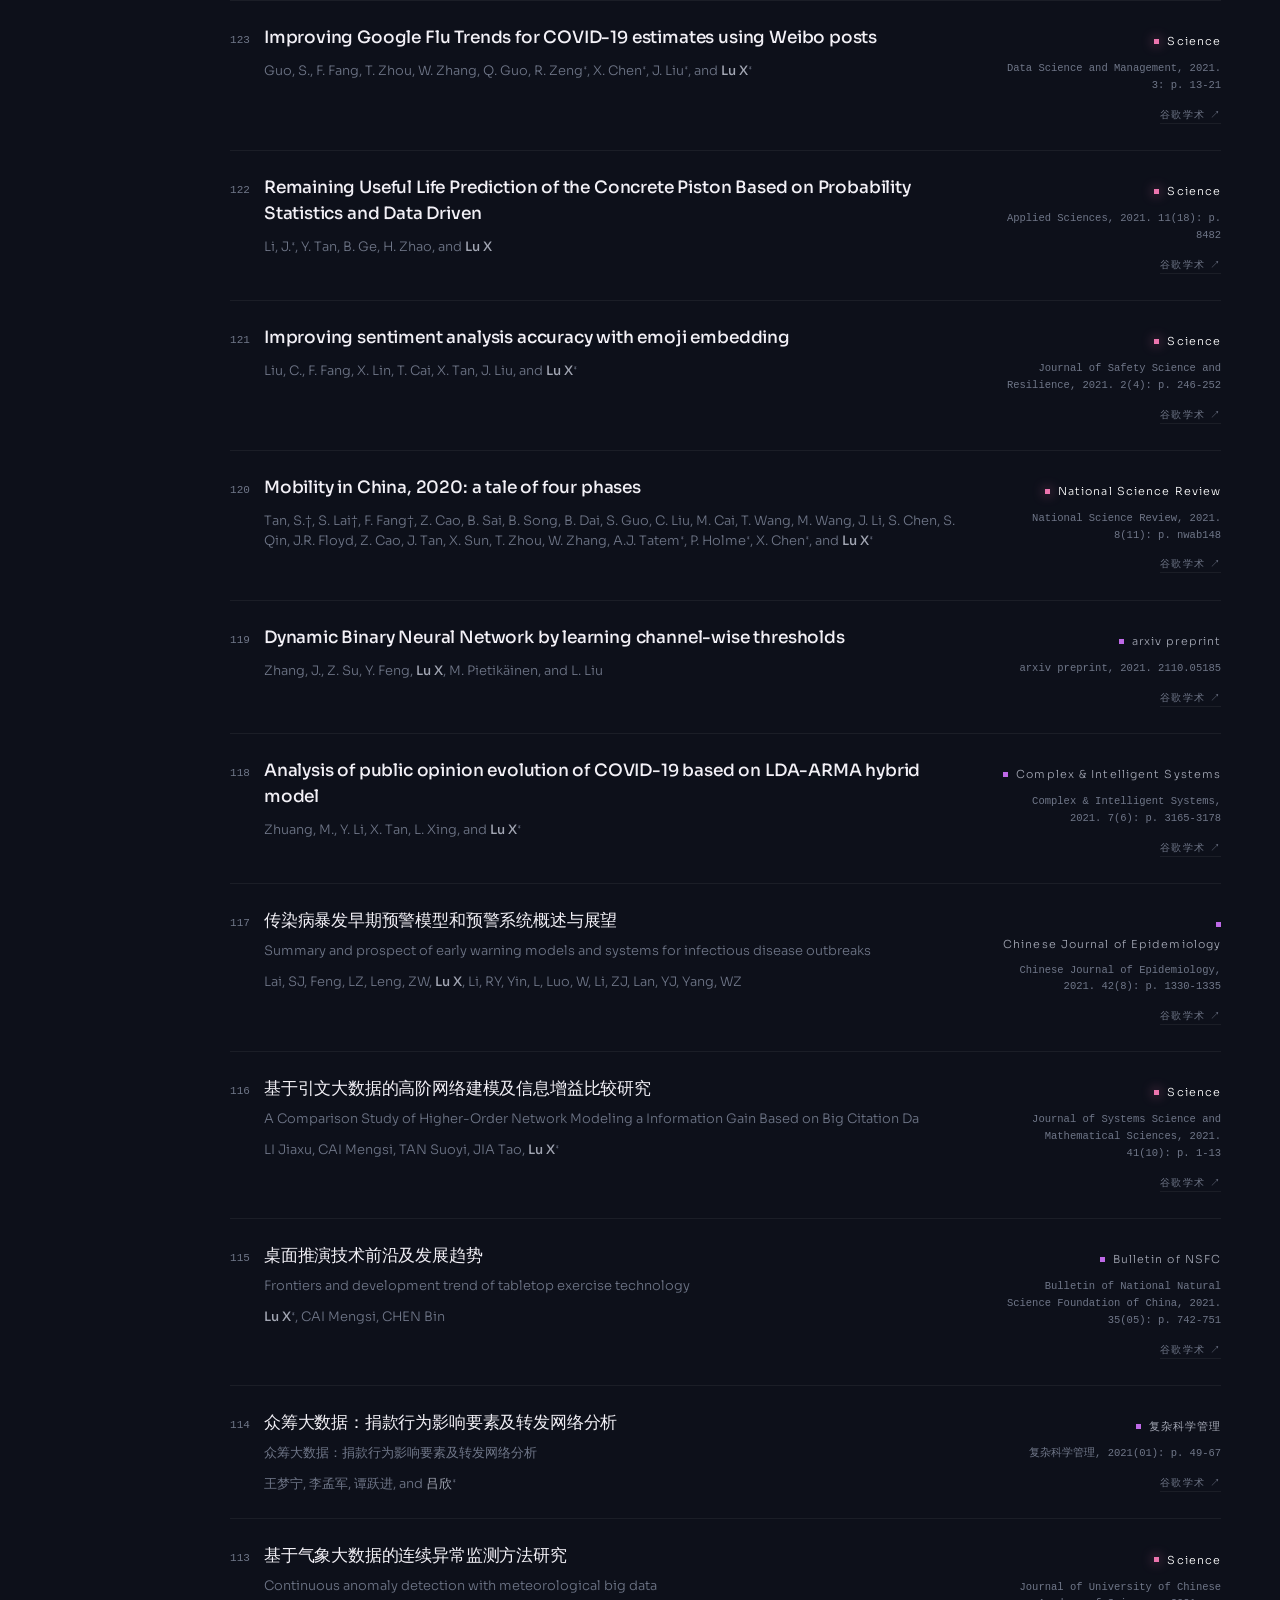
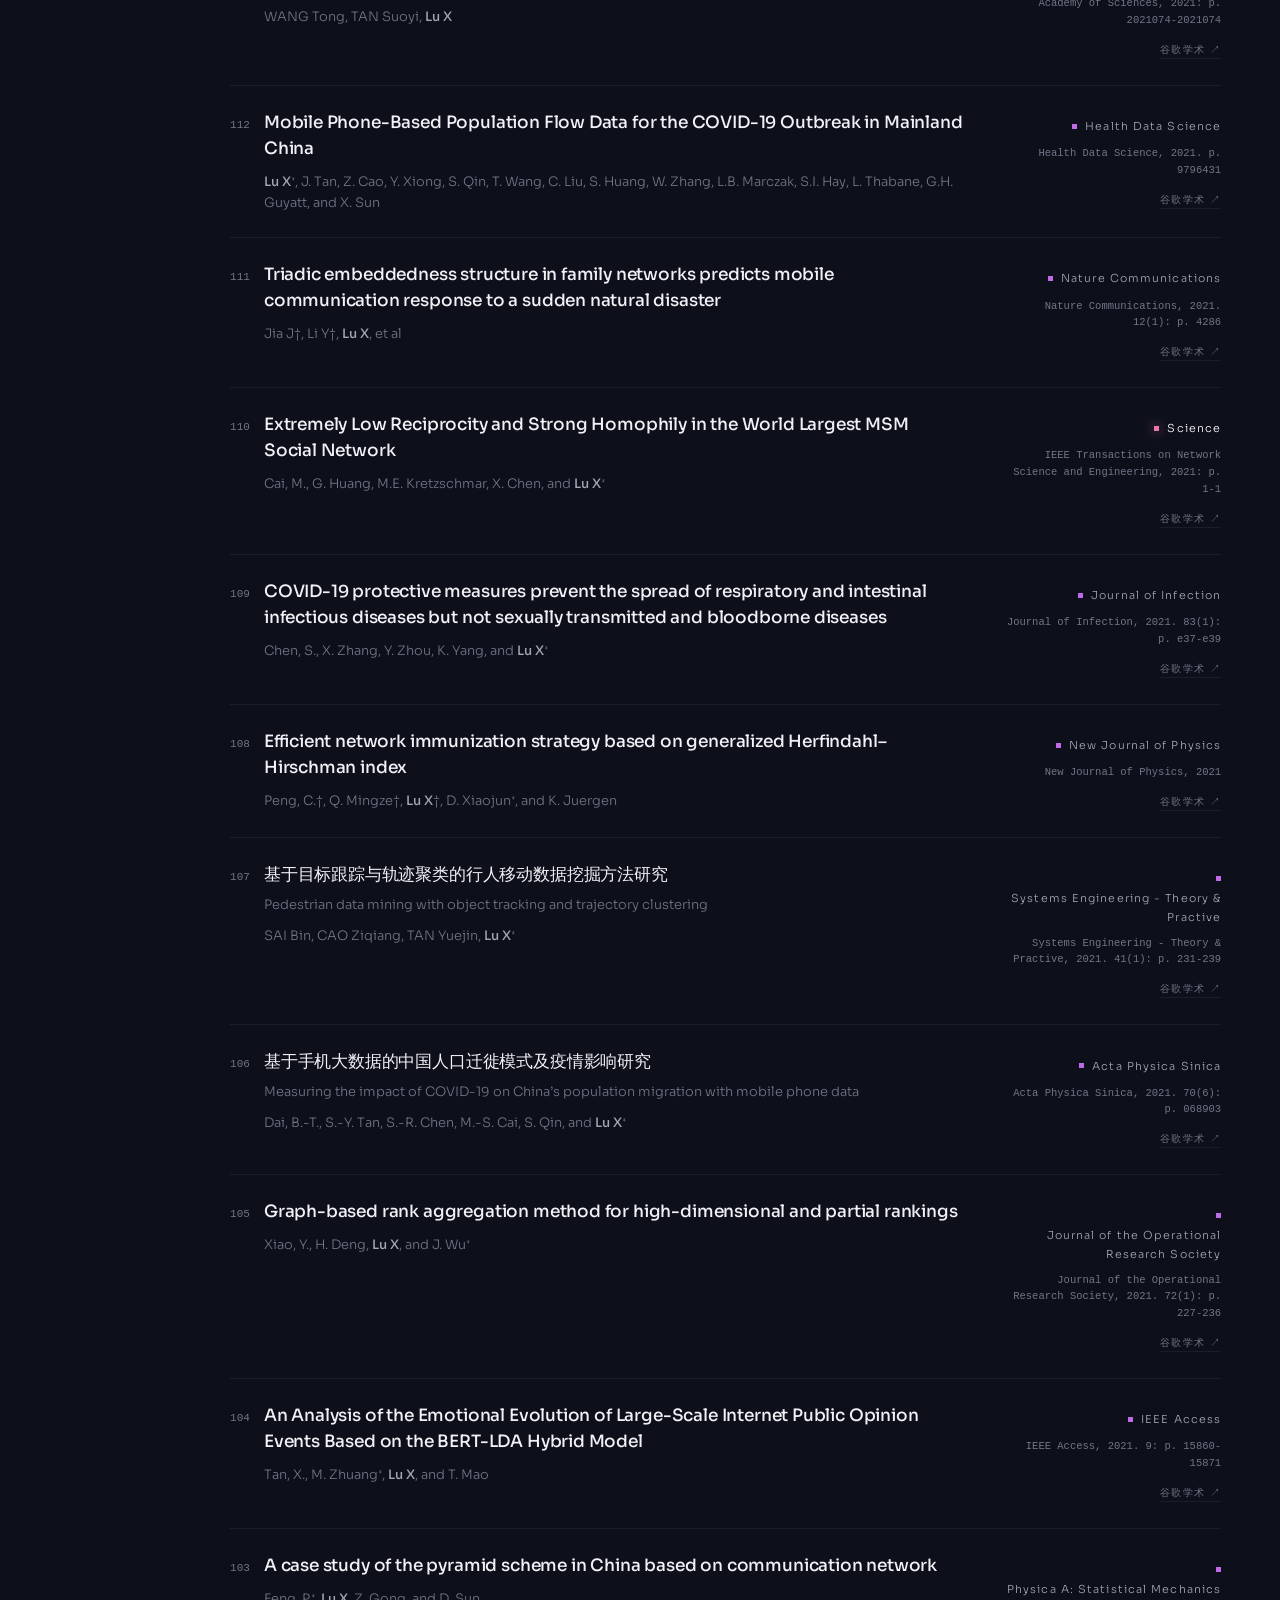
<file: publications_cn.html>
<!DOCTYPE html>
<html lang="zh-CN">
<head>
<meta charset="utf-8">
<meta name="viewport" content="width=device-width, initial-scale=1">
<title>论文列表 — 吕欣</title>
<meta name="description" content="2018—2026 年 198 篇同行评审论文，支持检索与年份筛选。">
<meta name="theme-color" content="#0d101a">
<meta property="og:type" content="website">
<meta property="og:title" content="论文列表 — 吕欣">
<meta property="og:description" content="2018—2026 年 198 篇同行评审论文，支持检索与年份筛选。">
<meta property="og:image" content="assets/img/hero-network.svg">
<link rel="preload" href="assets/fonts/Sora-Regular.woff2" as="font" type="font/woff2" crossorigin>
<link rel="preload" href="assets/fonts/Sora-Medium.woff2" as="font" type="font/woff2" crossorigin>
<link rel="stylesheet" href="assets/css/style.css">
<link rel="icon" href="data:image/svg+xml,%3Csvg xmlns='http://www.w3.org/2000/svg' viewBox='0 0 32 32'%3E%3Crect width='32' height='32' fill='%230d101a'/%3E%3Cpath d='M6 26 16 6l10 20' stroke='%23be69e7' stroke-width='2.4' fill='none'/%3E%3C/svg%3E">
</head>
<body data-page="publications">
<a class="skip" href="#main">跳到主要内容</a>
<header class="site-header">
  <div class="shell header-inner">
    <a class="brand" href="index_cn.html" aria-label="Xin Lu — home">
      <span class="brand__mark">XL</span>
      <span class="brand__text"><span class="brand__name">吕欣</span><span class="brand__sub">XIN LU · NUDT</span></span>
    </a>
    <nav class="nav" aria-label="Primary">
      <a href="index_cn.html">简介</a><a href="research_cn.html">研究方向</a><a href="publications_cn.html" aria-current="page">论文</a><a href="press_cn.html">媒体报道</a><a href="people_cn.html">合作者</a><a href="contact_cn.html">联系</a>
    </nav>
    <div class="lang" aria-label="Language">
      <a href="publications.html">EN</a>
      <a href="publications_cn.html" aria-current="true">中文</a>
    </div>
    <button class="menu-btn" type="button" aria-label="Menu" aria-expanded="false"><span></span><span></span></button>
  </div>
</header>
<div class="drawer" id="drawer">
  <a href="index_cn.html">简介</a><a href="research_cn.html">研究方向</a><a href="publications_cn.html">论文</a><a href="press_cn.html">媒体报道</a><a href="people_cn.html">合作者</a><a href="contact_cn.html">联系</a>
  <p class="drawer__meta">xin.lu.lab@gmail.com</p>
</div>
<main id="main">
<section class="page-hero">
  <div class="shell">
    <p class="eyebrow">论文</p>
    <h1>PUBLICATIONS<span class="cn">论文列表</span></h1>
    <p>198 篇同行评审论文，覆盖网络科学、流行病学、统计与复杂系统。可按标题、作者、期刊检索，或按年份筛选。</p>
    <div class="page-hero__meta"><span>论文 <b>198 篇</b></span><span>年份 <b>2018 — 2026</b></span><span>期刊 <b>60+</b></span></div>
  </div>
</section>
<div class="toolbar"><div class="shell toolbar__inner">
  <label class="search"><svg width="16" height="16" viewBox="0 0 24 24" fill="none" stroke="currentColor" stroke-width="1.6"><circle cx="11" cy="11" r="7"/><path d="m16.5 16.5 4 4"/></svg>
    <input id="pubSearch" type="search" autocomplete="off" aria-label="Search publications"></label>
  <div class="chips" id="pubChips"><button class="chip is-active" type="button" data-value="all">全部</button></div>
  <span class="count" id="pubCount"></span>
</div></div>
<section class="section section--tight pubs"><div class="shell"><div id="pubsRoot"></div>
<p class="note">全文可通过出版商获取或联系作者索取。标题链接至谷歌学术页面，以获取最新引用与全文信息。</p></div></section>
<section class="cta">
  <div class="shell cta__inner">
    <div>
      <p class="eyebrow">合作</p>
      <h2>让数据真正服务于<em class="grad-text">人</em>。</h2>
      <p>欢迎围绕人类移动、复杂网络与人道数据科学的科研合作、访问学者与学生加入。</p>
    </div>
    <div class="cta__right">
      <a class="btn btn--primary" href="mailto:xin.lu.lab@gmail.com">邮件联系 <span class="arw">↗</span></a>
      <a class="cta__mail" href="mailto:xin.lu.lab@gmail.com">xin.lu.lab@gmail.com</a>
      <div class="cta__social">
        <a href="https://orcid.org/0000-0002-3547-6493" target="_blank" rel="noopener">ORCID 主页</a>
        <a href="https://www.flowminder.org" target="_blank" rel="noopener">Flowminder</a>
        <a href="https://scholar.google.com/scholar?q=Xin+Lu+NUDT" target="_blank" rel="noopener">Scholar</a>
      </div>
    </div>
  </div>
</section>
</main>
<footer class="site-footer">
  <div class="shell">
    <div class="footer-grid">
      <div class="footer-brand">
        <a class="brand" href="index_cn.html">
          <span class="brand__mark">XL</span>
          <span class="brand__text"><span class="brand__name">吕欣</span><span class="brand__sub">XIN LU · NUDT</span></span>
        </a>
        <p>国防科技大学系统工程学院教授。以大数据与网络科学解读人类行为，服务灾害应急、公共卫生与国家安全。</p>
      </div>
      <div class="footer-col"><h4>浏览</h4><ul><li><a href="index_cn.html">简介</a></li><li><a href="research_cn.html">研究方向</a></li><li><a href="publications_cn.html">论文</a></li><li><a href="press_cn.html">媒体报道</a></li><li><a href="people_cn.html">合作者</a></li><li><a href="contact_cn.html">联系</a></li></ul></div>
      <div class="footer-col"><h4>研究方向</h4><ul><li><a href="research_cn.html#mobility">人类移动与灾害</a></li><li><a href="research_cn.html#networks">复杂网络</a></li><li><a href="research_cn.html#higher-order">高阶关系</a></li><li><a href="research_cn.html#sampling">抽样与推断</a></li><li><a href="research_cn.html#parallel">平行智能</a></li></ul></div>
      <div class="footer-col"><h4>其他链接</h4><ul>
        <li><a href="https://orcid.org/0000-0002-3547-6493" target="_blank" rel="noopener">ORCID</a></li>
        <li><a href="https://www.flowminder.org" target="_blank" rel="noopener">Flowminder Foundation</a></li>
        <li><a href="https://scholar.google.com/scholar?q=Xin+Lu+NUDT+network+science" target="_blank" rel="noopener">Google Scholar</a></li>
        <li><a href="mailto:xin.lu.lab@gmail.com">xin.lu.lab@gmail.com</a></li>
      </ul></div>
    </div>
    <div class="footer-bottom">
      <span>© 2014–2026 Xin Lu · 版权所有。</span>
      <span>最后更新 February 2026<span class="dot">·</span>中国 · 长沙</span>
    </div>
  </div>
</footer>
<script src="assets/data.js"></script>
<script src="assets/js/site.js"></script>
</body>
</html>
</file>
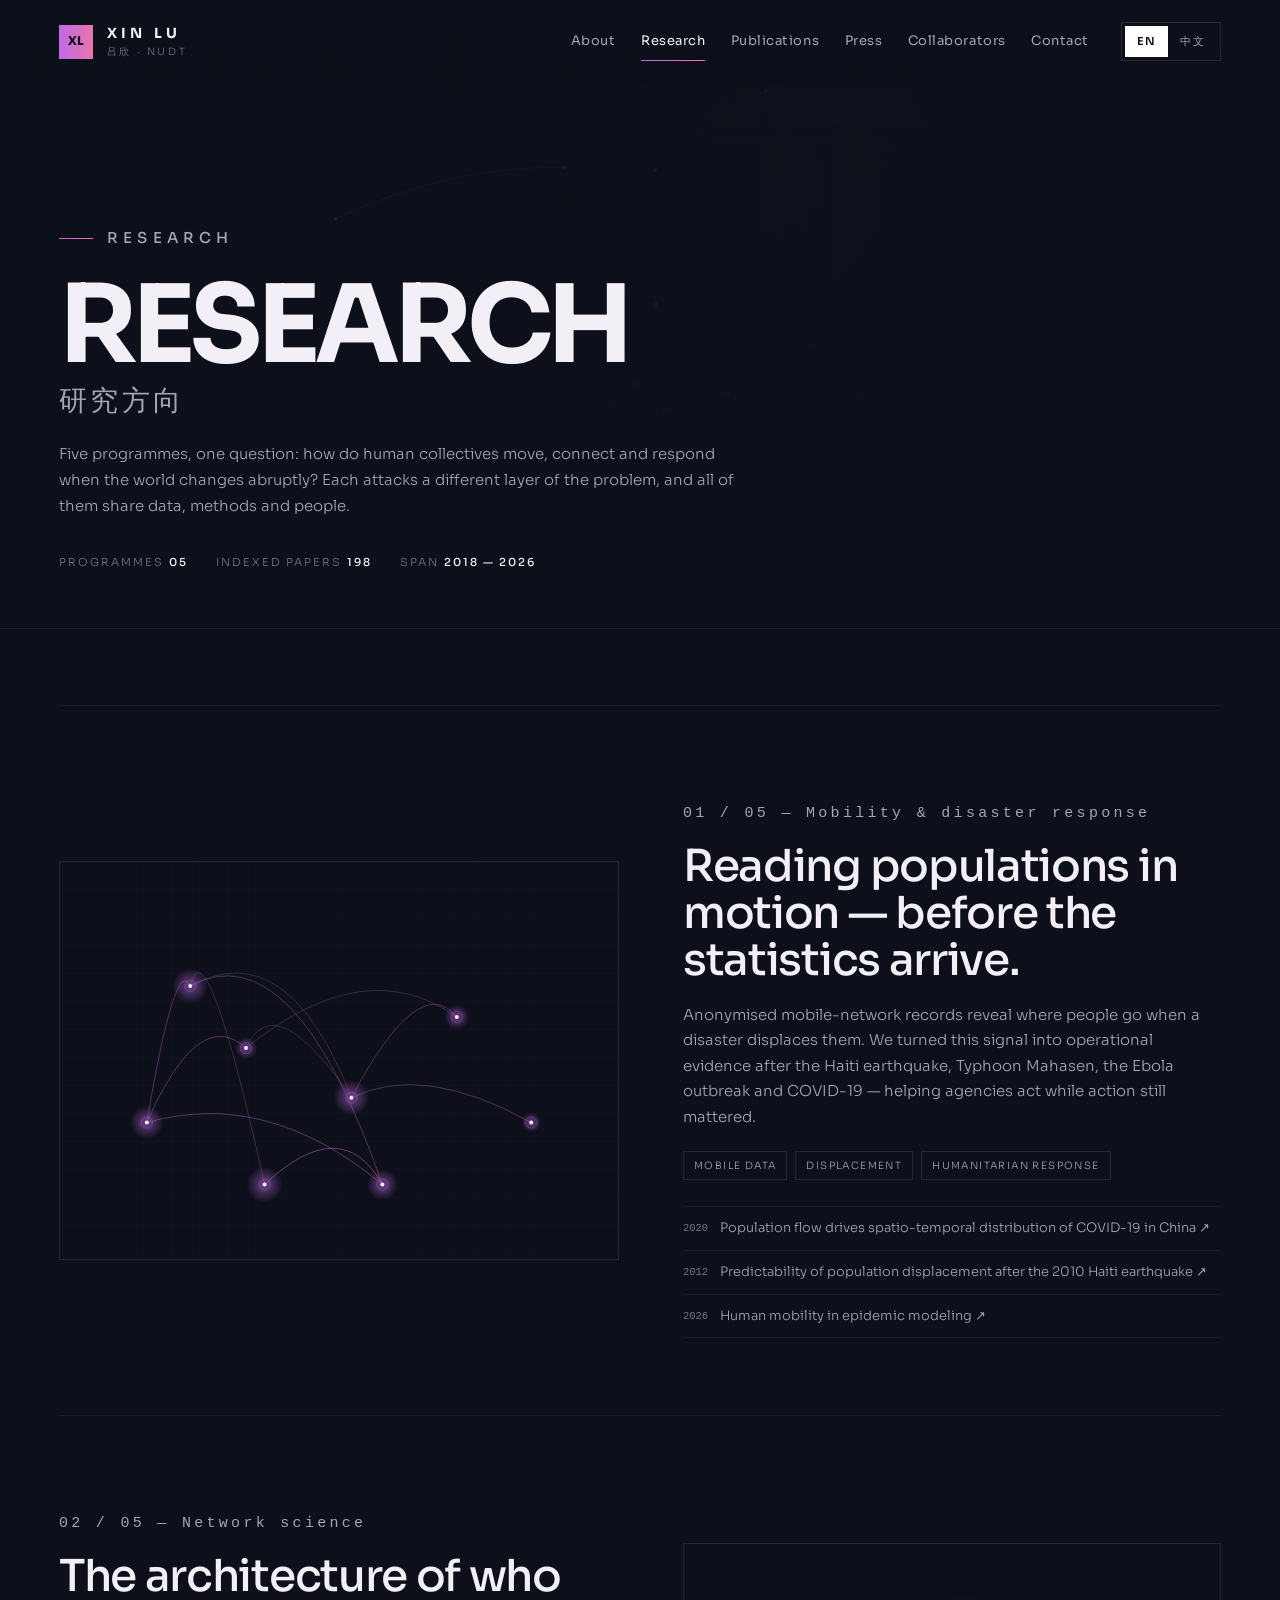
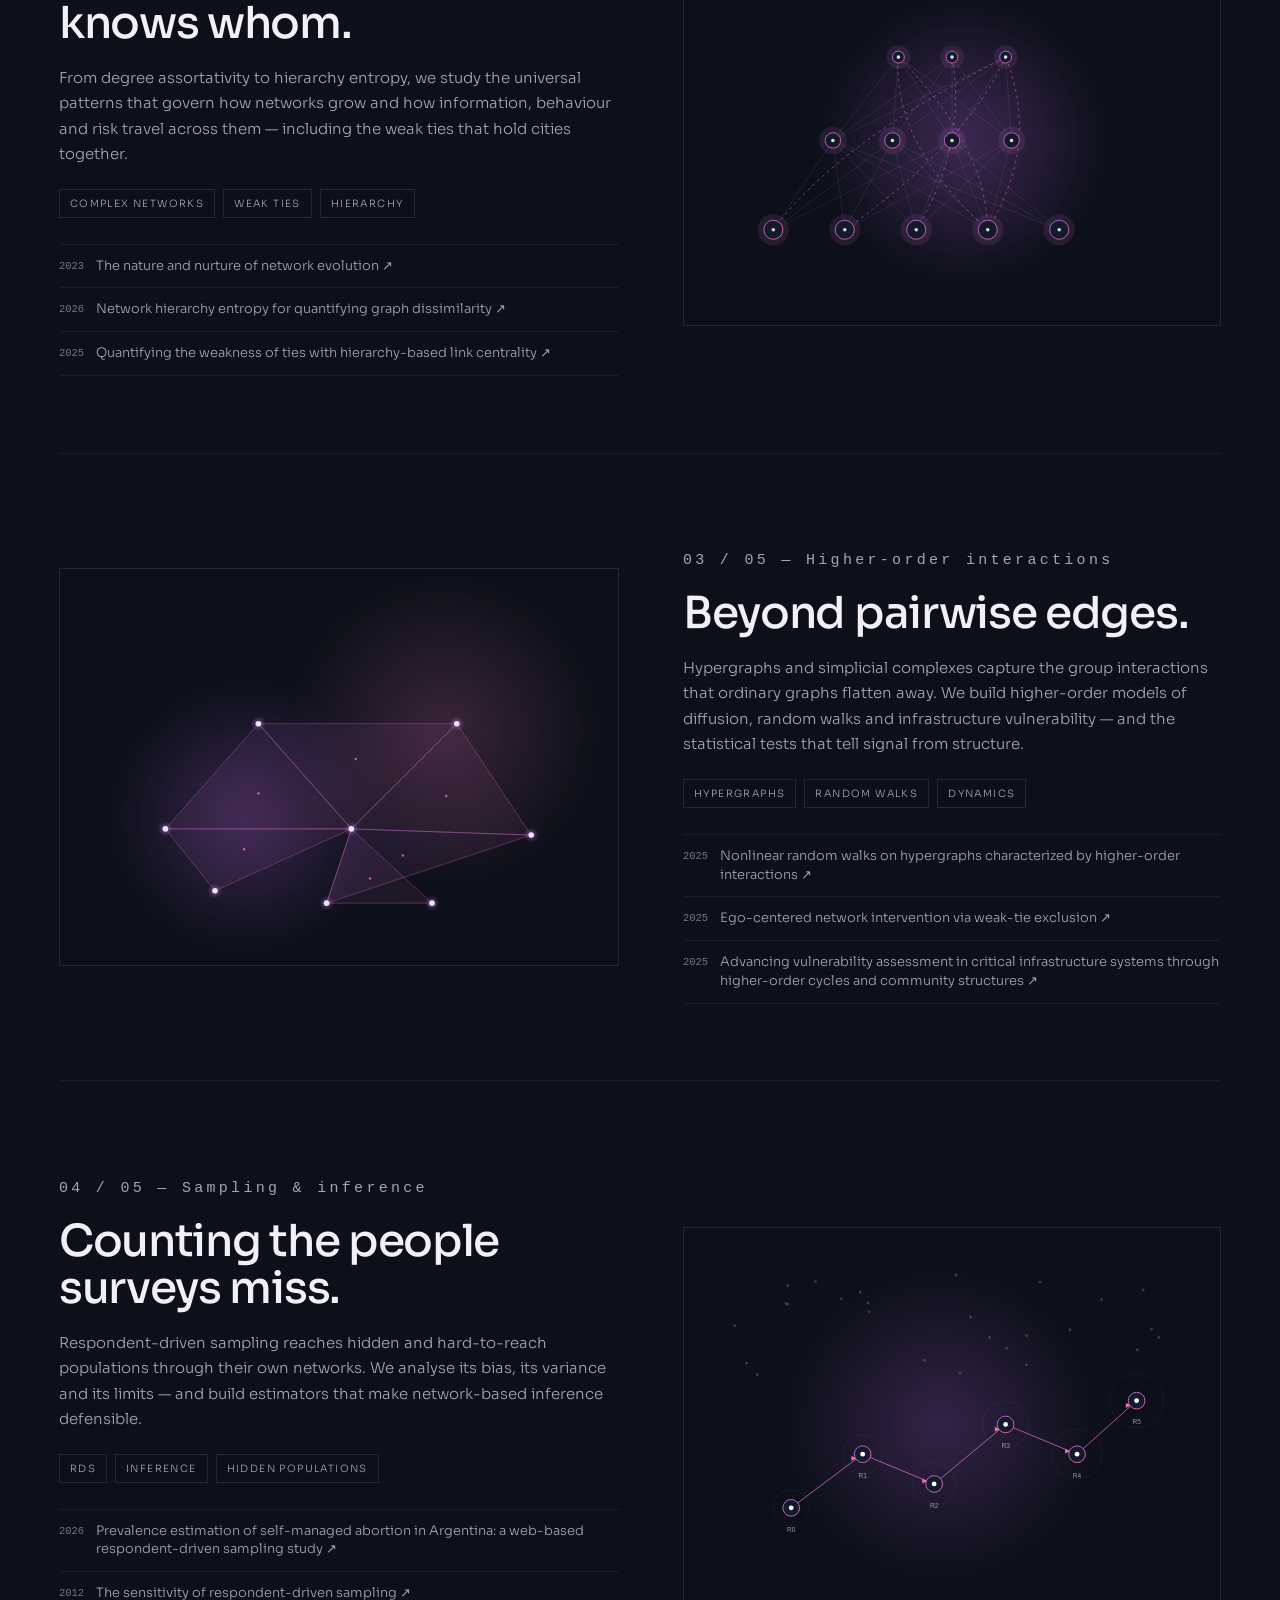
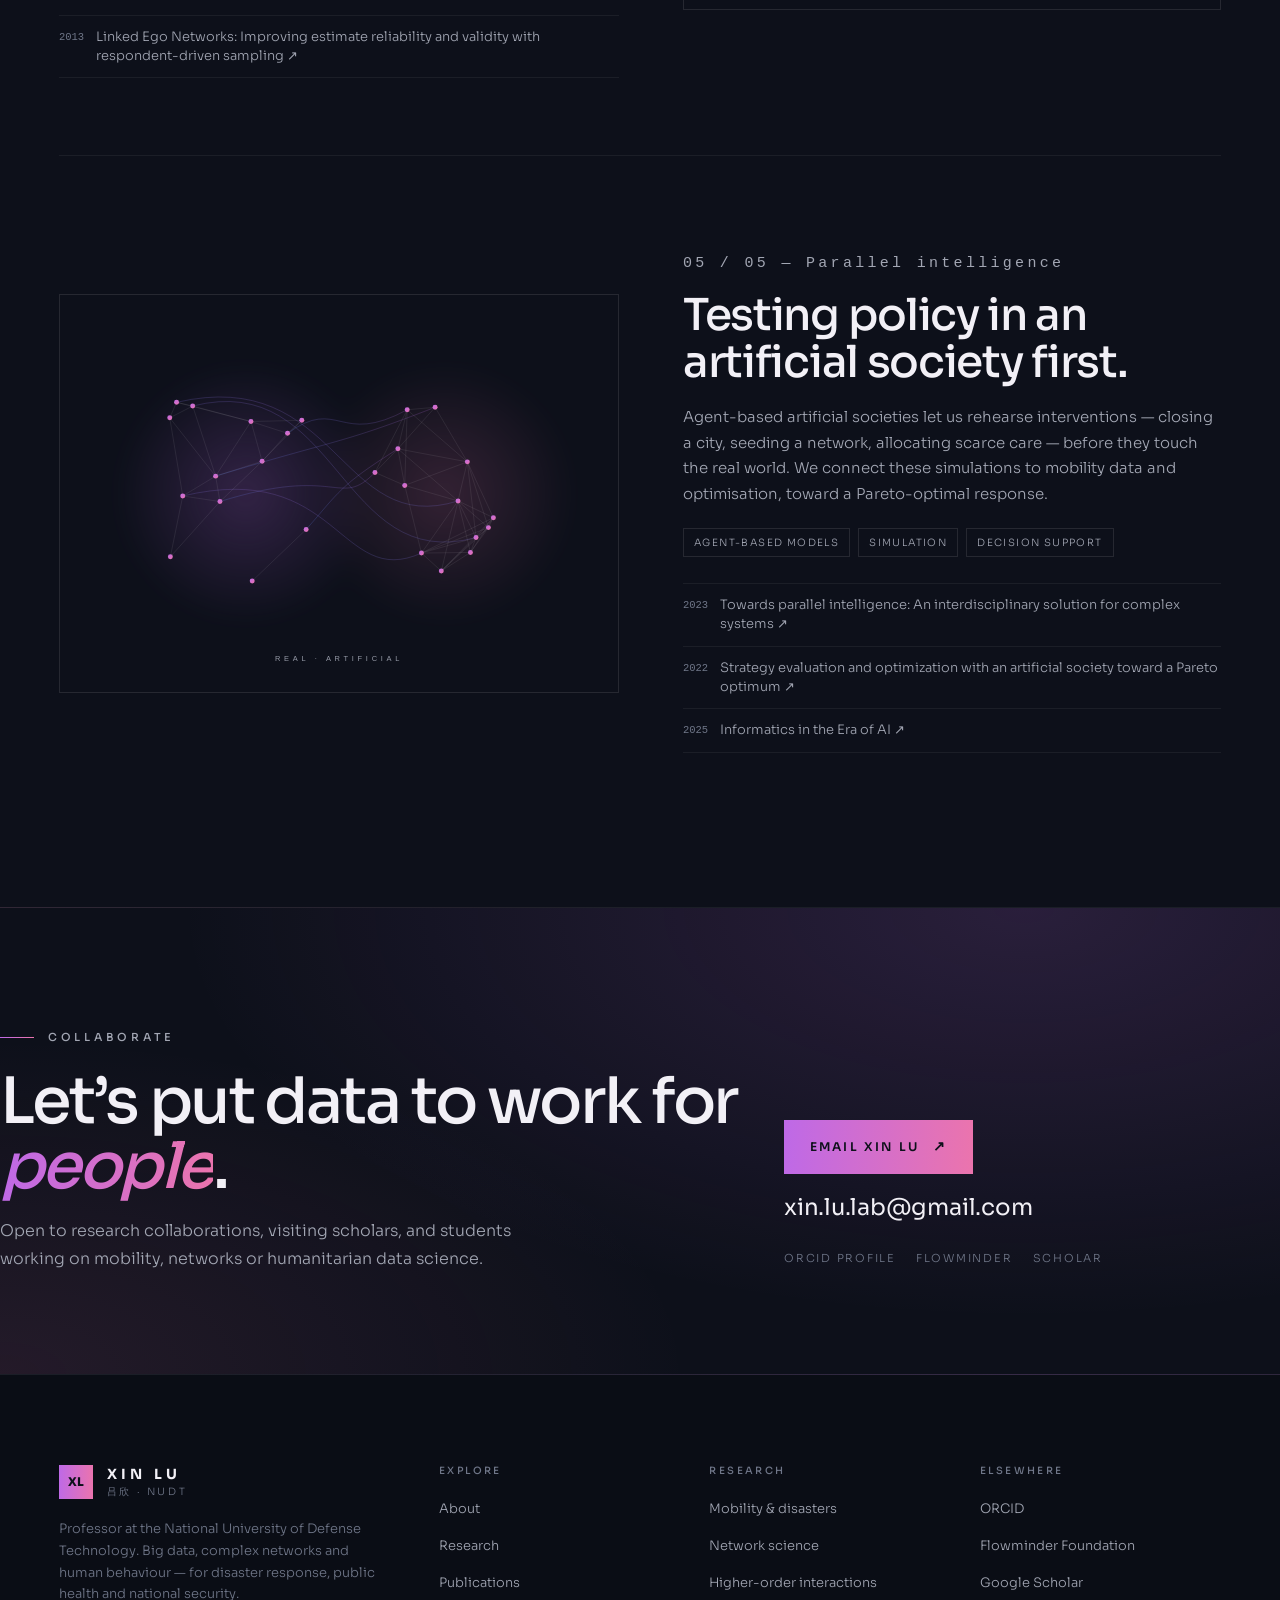
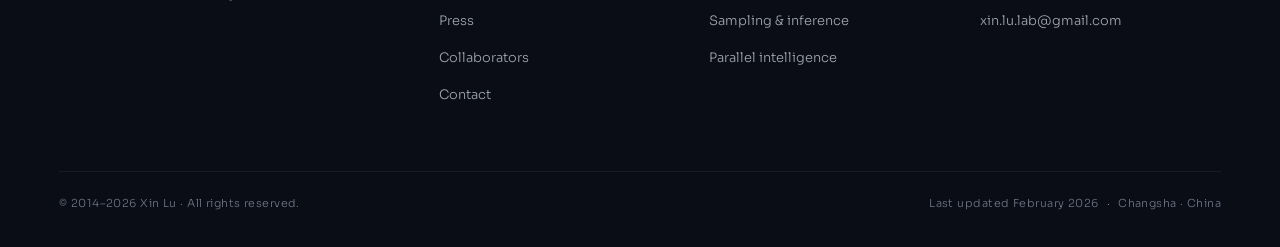
<file: research.html>
<!DOCTYPE html>
<html lang="en">
<head>
<meta charset="utf-8">
<meta name="viewport" content="width=device-width, initial-scale=1">
<title>Research — Xin Lu</title>
<meta name="description" content="Five research programmes: mobility and disaster response, network science, higher-order interactions, sampling and inference, parallel intelligence.">
<meta name="theme-color" content="#0d101a">
<meta property="og:type" content="website">
<meta property="og:title" content="Research — Xin Lu">
<meta property="og:description" content="Five research programmes: mobility and disaster response, network science, higher-order interactions, sampling and inference, parallel intelligence.">
<meta property="og:image" content="assets/img/hero-network.svg">
<link rel="preload" href="assets/fonts/Sora-Regular.woff2" as="font" type="font/woff2" crossorigin>
<link rel="preload" href="assets/fonts/Sora-Medium.woff2" as="font" type="font/woff2" crossorigin>
<link rel="stylesheet" href="assets/css/style.css">
<link rel="icon" href="data:image/svg+xml,%3Csvg xmlns='http://www.w3.org/2000/svg' viewBox='0 0 32 32'%3E%3Crect width='32' height='32' fill='%230d101a'/%3E%3Cpath d='M6 26 16 6l10 20' stroke='%23be69e7' stroke-width='2.4' fill='none'/%3E%3C/svg%3E">
</head>
<body data-page="research">
<a class="skip" href="#main">Skip to content</a>
<header class="site-header">
  <div class="shell header-inner">
    <a class="brand" href="index.html" aria-label="Xin Lu — home">
      <span class="brand__mark">XL</span>
      <span class="brand__text"><span class="brand__name">XIN LU</span><span class="brand__sub">吕欣 · NUDT</span></span>
    </a>
    <nav class="nav" aria-label="Primary">
      <a href="index.html">About</a><a href="research.html" aria-current="page">Research</a><a href="publications.html">Publications</a><a href="press.html">Press</a><a href="people.html">Collaborators</a><a href="contact.html">Contact</a>
    </nav>
    <div class="lang" aria-label="Language">
      <a href="research.html" aria-current="true">EN</a>
      <a href="research_cn.html">中文</a>
    </div>
    <button class="menu-btn" type="button" aria-label="Menu" aria-expanded="false"><span></span><span></span></button>
  </div>
</header>
<div class="drawer" id="drawer">
  <a href="index.html">About</a><a href="research.html">Research</a><a href="publications.html">Publications</a><a href="press.html">Press</a><a href="people.html">Collaborators</a><a href="contact.html">Contact</a>
  <p class="drawer__meta">xin.lu.lab@gmail.com</p>
</div>
<main id="main">
<section class="page-hero">
  <div class="shell">
    <p class="eyebrow">Research</p>
    <h1>RESEARCH<span class="cn">研究方向</span></h1>
    <p>Five programmes, one question: how do human collectives move, connect and respond when the world changes abruptly? Each attacks a different layer of the problem, and all of them share data, methods and people.</p>
    <div class="page-hero__meta"><span>Programmes <b>05</b></span><span>Indexed papers <b>198</b></span><span>Span <b>2018 — 2026</b></span></div>
  </div>
</section>
<section class="section section--tight"><div class="shell"><section class="topic reveal" id="mobility">
  <div class="topic__media"><img src="assets/img/research-mobility.svg" alt="Mobility & disaster response"></div>
  <div class="topic__body">
    <p class="topic__num">01 / 05 — Mobility & disaster response</p>
    <h2>Reading populations in motion — before the statistics arrive.</h2>
    <p>Anonymised mobile-network records reveal where people go when a disaster displaces them. We turned this signal into operational evidence after the Haiti earthquake, Typhoon Mahasen, the Ebola outbreak and COVID-19 — helping agencies act while action still mattered.</p>
    <div class="rcard__tags"><span class="tag">Mobile data</span><span class="tag">Displacement</span><span class="tag">Humanitarian response</span></div>
    <div class="topic__papers"><a href="https://scholar.google.com/scholar?q=Population%20flow%20drives%20spatio-temporal%20distribution%20of%20COVID-19%20in%20China" target="_blank" rel="noopener"><span>2020</span>Population flow drives spatio-temporal distribution of COVID-19 in China ↗</a><a href="https://scholar.google.com/scholar?q=Predictability%20of%20population%20displacement%20after%20the%202010%20Haiti%20earthquake" target="_blank" rel="noopener"><span>2012</span>Predictability of population displacement after the 2010 Haiti earthquake ↗</a><a href="https://scholar.google.com/scholar?q=Human%20mobility%20in%20epidemic%20modeling" target="_blank" rel="noopener"><span>2026</span>Human mobility in epidemic modeling ↗</a></div>
  </div>
</section><section class="topic reveal" id="networks">
  <div class="topic__media"><img src="assets/img/research-networks.svg" alt="Network science"></div>
  <div class="topic__body">
    <p class="topic__num">02 / 05 — Network science</p>
    <h2>The architecture of who knows whom.</h2>
    <p>From degree assortativity to hierarchy entropy, we study the universal patterns that govern how networks grow and how information, behaviour and risk travel across them — including the weak ties that hold cities together.</p>
    <div class="rcard__tags"><span class="tag">Complex networks</span><span class="tag">Weak ties</span><span class="tag">Hierarchy</span></div>
    <div class="topic__papers"><a href="https://scholar.google.com/scholar?q=The%20nature%20and%20nurture%20of%20network%20evolution" target="_blank" rel="noopener"><span>2023</span>The nature and nurture of network evolution ↗</a><a href="https://scholar.google.com/scholar?q=Network%20hierarchy%20entropy%20for%20quantifying%20graph%20dissimilarity" target="_blank" rel="noopener"><span>2026</span>Network hierarchy entropy for quantifying graph dissimilarity ↗</a><a href="https://scholar.google.com/scholar?q=Quantifying%20the%20weakness%20of%20ties%20with%20hierarchy-based%20link%20centrality" target="_blank" rel="noopener"><span>2025</span>Quantifying the weakness of ties with hierarchy-based link centrality ↗</a></div>
  </div>
</section><section class="topic reveal" id="higher-order">
  <div class="topic__media"><img src="assets/img/research-hypergraph.svg" alt="Higher-order interactions"></div>
  <div class="topic__body">
    <p class="topic__num">03 / 05 — Higher-order interactions</p>
    <h2>Beyond pairwise edges.</h2>
    <p>Hypergraphs and simplicial complexes capture the group interactions that ordinary graphs flatten away. We build higher-order models of diffusion, random walks and infrastructure vulnerability — and the statistical tests that tell signal from structure.</p>
    <div class="rcard__tags"><span class="tag">Hypergraphs</span><span class="tag">Random walks</span><span class="tag">Dynamics</span></div>
    <div class="topic__papers"><a href="https://scholar.google.com/scholar?q=Nonlinear%20random%20walks%20on%20hypergraphs%20characterized%20by%20higher-order%20interactions" target="_blank" rel="noopener"><span>2025</span>Nonlinear random walks on hypergraphs characterized by higher-order interactions ↗</a><a href="https://scholar.google.com/scholar?q=Ego-centered%20network%20intervention%20via%20weak-tie%20exclusion" target="_blank" rel="noopener"><span>2025</span>Ego-centered network intervention via weak-tie exclusion ↗</a><a href="https://scholar.google.com/scholar?q=Advancing%20vulnerability%20assessment%20in%20critical%20infrastructure%20systems%20through%20higher-order%20cycles%20and%20community%20structures" target="_blank" rel="noopener"><span>2025</span>Advancing vulnerability assessment in critical infrastructure systems through higher-order cycles and community structures ↗</a></div>
  </div>
</section><section class="topic reveal" id="sampling">
  <div class="topic__media"><img src="assets/img/research-sampling.svg" alt="Sampling & inference"></div>
  <div class="topic__body">
    <p class="topic__num">04 / 05 — Sampling & inference</p>
    <h2>Counting the people surveys miss.</h2>
    <p>Respondent-driven sampling reaches hidden and hard-to-reach populations through their own networks. We analyse its bias, its variance and its limits — and build estimators that make network-based inference defensible.</p>
    <div class="rcard__tags"><span class="tag">RDS</span><span class="tag">Inference</span><span class="tag">Hidden populations</span></div>
    <div class="topic__papers"><a href="https://scholar.google.com/scholar?q=Prevalence%20estimation%20of%20self-managed%20abortion%20in%20Argentina%3A%20a%20web-based%20respondent-driven%20sampling%20study" target="_blank" rel="noopener"><span>2026</span>Prevalence estimation of self-managed abortion in Argentina: a web-based respondent-driven sampling study ↗</a><a href="https://scholar.google.com/scholar?q=The%20sensitivity%20of%20respondent-driven%20sampling" target="_blank" rel="noopener"><span>2012</span>The sensitivity of respondent-driven sampling ↗</a><a href="https://scholar.google.com/scholar?q=Linked%20Ego%20Networks%3A%20Improving%20estimate%20reliability%20and%20validity%20with%20respondent-driven%20sampling" target="_blank" rel="noopener"><span>2013</span>Linked Ego Networks: Improving estimate reliability and validity with respondent-driven sampling ↗</a></div>
  </div>
</section><section class="topic reveal" id="parallel">
  <div class="topic__media"><img src="assets/img/research-parallel.svg" alt="Parallel intelligence"></div>
  <div class="topic__body">
    <p class="topic__num">05 / 05 — Parallel intelligence</p>
    <h2>Testing policy in an artificial society first.</h2>
    <p>Agent-based artificial societies let us rehearse interventions — closing a city, seeding a network, allocating scarce care — before they touch the real world. We connect these simulations to mobility data and optimisation, toward a Pareto-optimal response.</p>
    <div class="rcard__tags"><span class="tag">Agent-based models</span><span class="tag">Simulation</span><span class="tag">Decision support</span></div>
    <div class="topic__papers"><a href="https://scholar.google.com/scholar?q=Towards%20parallel%20intelligence%3A%20An%20interdisciplinary%20solution%20for%20complex%20systems" target="_blank" rel="noopener"><span>2023</span>Towards parallel intelligence: An interdisciplinary solution for complex systems ↗</a><a href="https://scholar.google.com/scholar?q=Strategy%20evaluation%20and%20optimization%20with%20an%20artificial%20society%20toward%20a%20Pareto%20optimum" target="_blank" rel="noopener"><span>2022</span>Strategy evaluation and optimization with an artificial society toward a Pareto optimum ↗</a><a href="https://scholar.google.com/scholar?q=Informatics%20in%20the%20Era%20of%20AI" target="_blank" rel="noopener"><span>2025</span>Informatics in the Era of AI ↗</a></div>
  </div>
</section></div></section><section class="cta">
  <div class="shell cta__inner">
    <div>
      <p class="eyebrow">Collaborate</p>
      <h2>Let’s put data to work for <em class="grad-text">people</em>.</h2>
      <p>Open to research collaborations, visiting scholars, and students working on mobility, networks or humanitarian data science.</p>
    </div>
    <div class="cta__right">
      <a class="btn btn--primary" href="mailto:xin.lu.lab@gmail.com">Email Xin Lu <span class="arw">↗</span></a>
      <a class="cta__mail" href="mailto:xin.lu.lab@gmail.com">xin.lu.lab@gmail.com</a>
      <div class="cta__social">
        <a href="https://orcid.org/0000-0002-3547-6493" target="_blank" rel="noopener">ORCID profile</a>
        <a href="https://www.flowminder.org" target="_blank" rel="noopener">Flowminder</a>
        <a href="https://scholar.google.com/scholar?q=Xin+Lu+NUDT" target="_blank" rel="noopener">Scholar</a>
      </div>
    </div>
  </div>
</section>
</main>
<footer class="site-footer">
  <div class="shell">
    <div class="footer-grid">
      <div class="footer-brand">
        <a class="brand" href="index.html">
          <span class="brand__mark">XL</span>
          <span class="brand__text"><span class="brand__name">XIN LU</span><span class="brand__sub">吕欣 · NUDT</span></span>
        </a>
        <p>Professor at the National University of Defense Technology. Big data, complex networks and human behaviour — for disaster response, public health and national security.</p>
      </div>
      <div class="footer-col"><h4>Explore</h4><ul><li><a href="index.html">About</a></li><li><a href="research.html">Research</a></li><li><a href="publications.html">Publications</a></li><li><a href="press.html">Press</a></li><li><a href="people.html">Collaborators</a></li><li><a href="contact.html">Contact</a></li></ul></div>
      <div class="footer-col"><h4>Research</h4><ul><li><a href="research.html#mobility">Mobility & disasters</a></li><li><a href="research.html#networks">Network science</a></li><li><a href="research.html#higher-order">Higher-order interactions</a></li><li><a href="research.html#sampling">Sampling & inference</a></li><li><a href="research.html#parallel">Parallel intelligence</a></li></ul></div>
      <div class="footer-col"><h4>Elsewhere</h4><ul>
        <li><a href="https://orcid.org/0000-0002-3547-6493" target="_blank" rel="noopener">ORCID</a></li>
        <li><a href="https://www.flowminder.org" target="_blank" rel="noopener">Flowminder Foundation</a></li>
        <li><a href="https://scholar.google.com/scholar?q=Xin+Lu+NUDT+network+science" target="_blank" rel="noopener">Google Scholar</a></li>
        <li><a href="mailto:xin.lu.lab@gmail.com">xin.lu.lab@gmail.com</a></li>
      </ul></div>
    </div>
    <div class="footer-bottom">
      <span>© 2014–2026 Xin Lu · All rights reserved.</span>
      <span>Last updated February 2026<span class="dot">·</span>Changsha · China</span>
    </div>
  </div>
</footer>
<script src="assets/data.js"></script>
<script src="assets/js/site.js"></script>
</body>
</html>
</file>
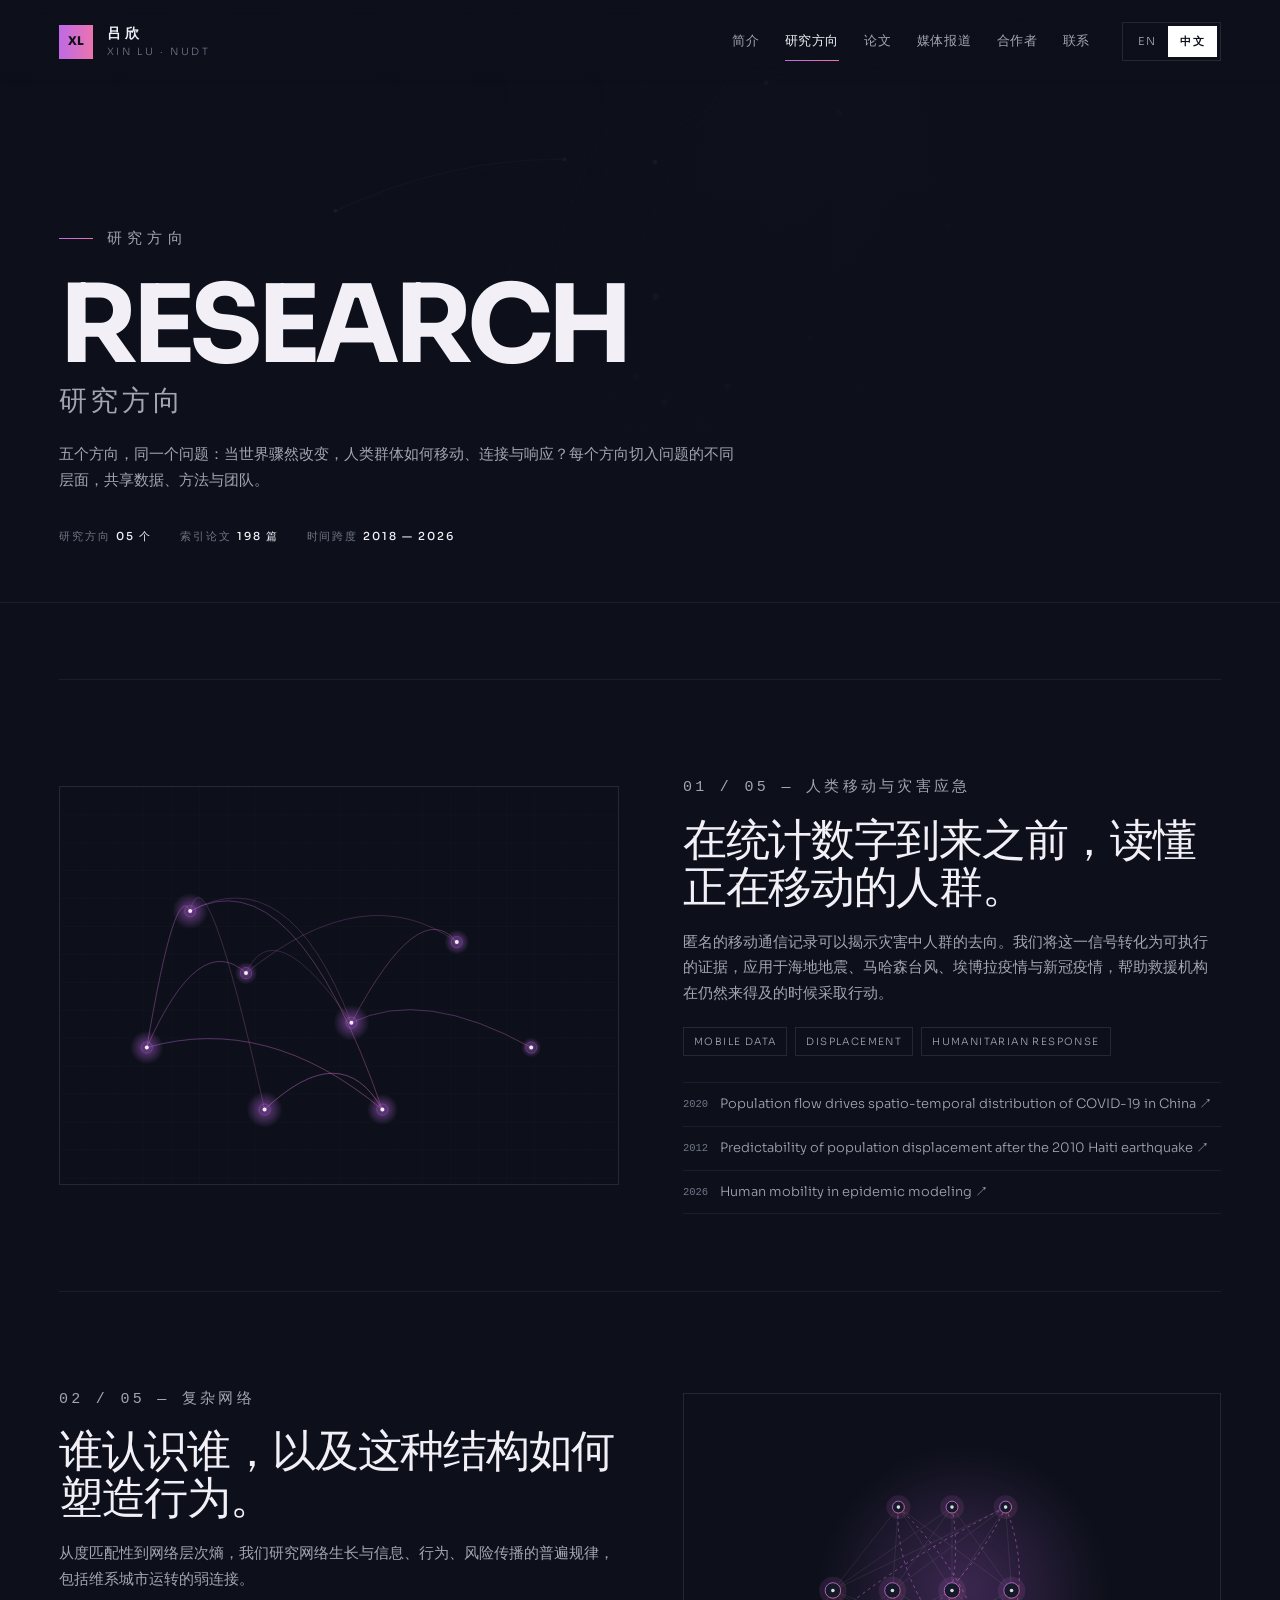
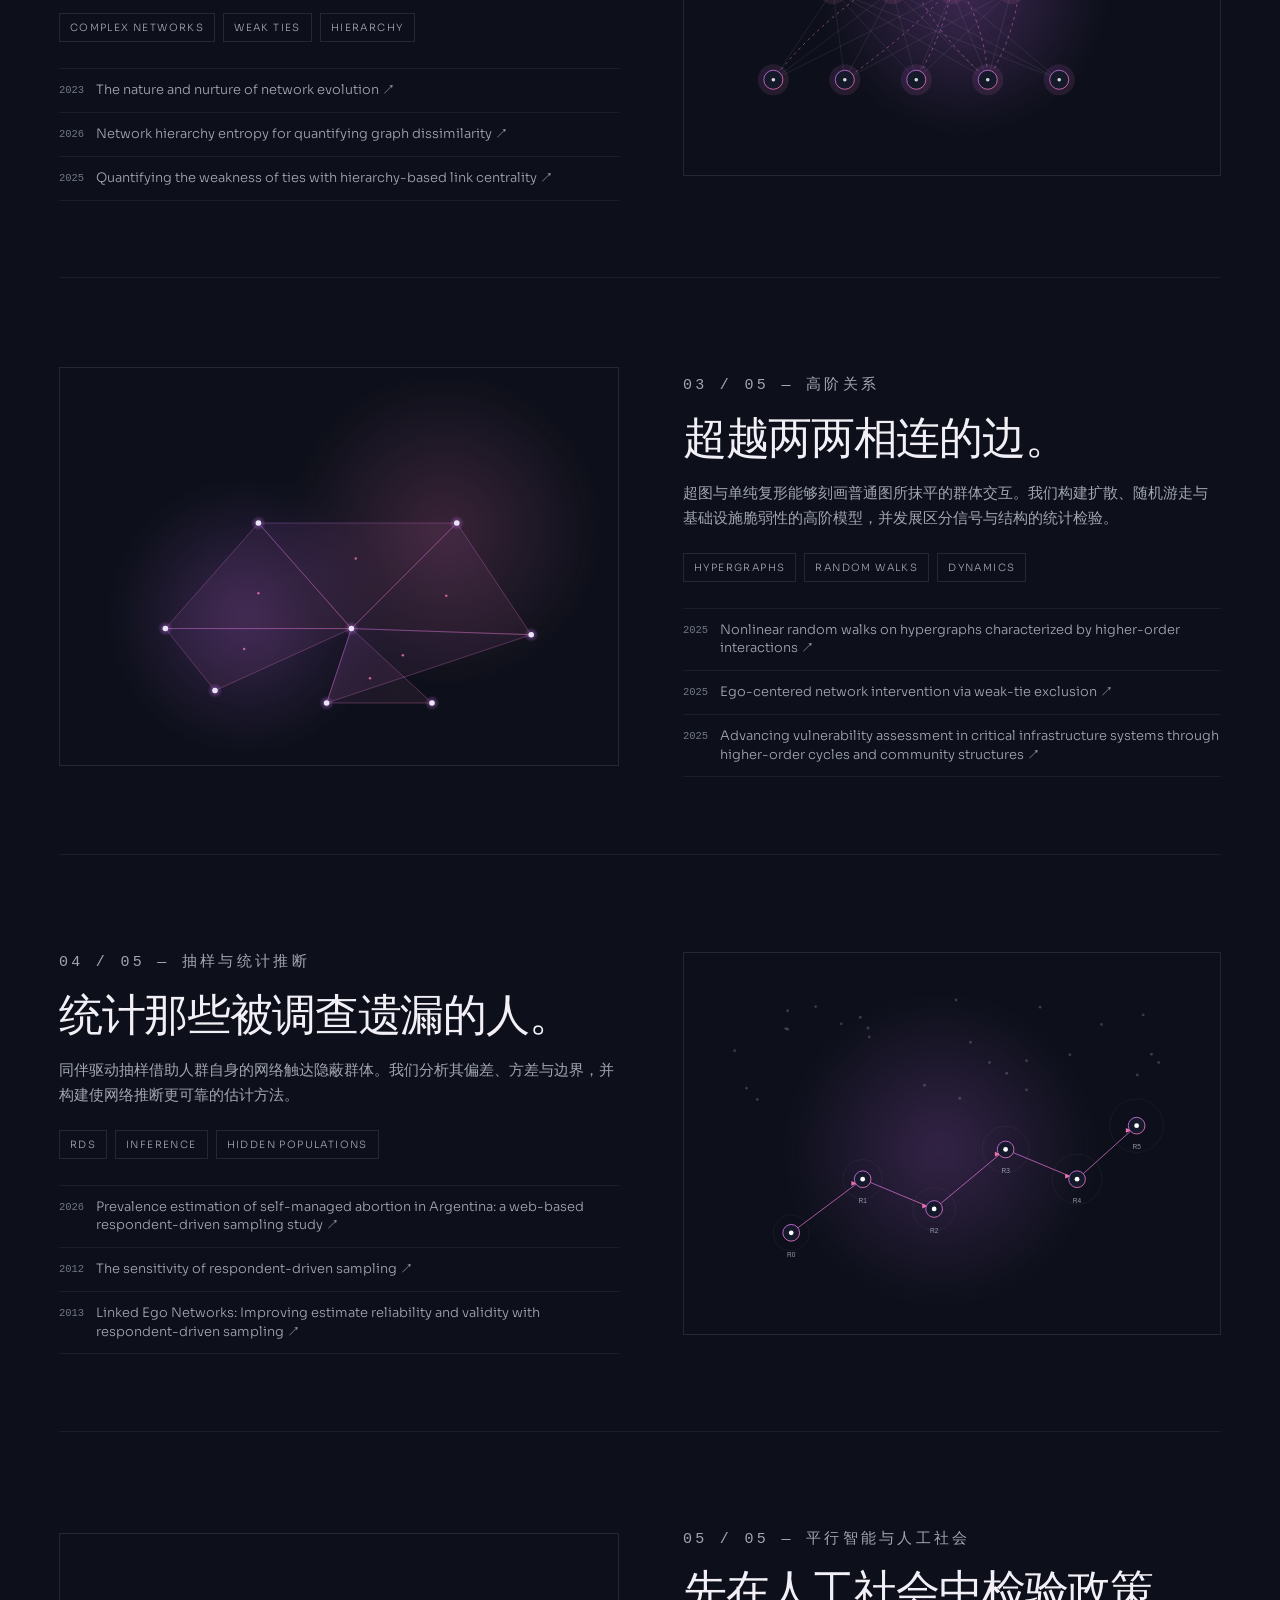
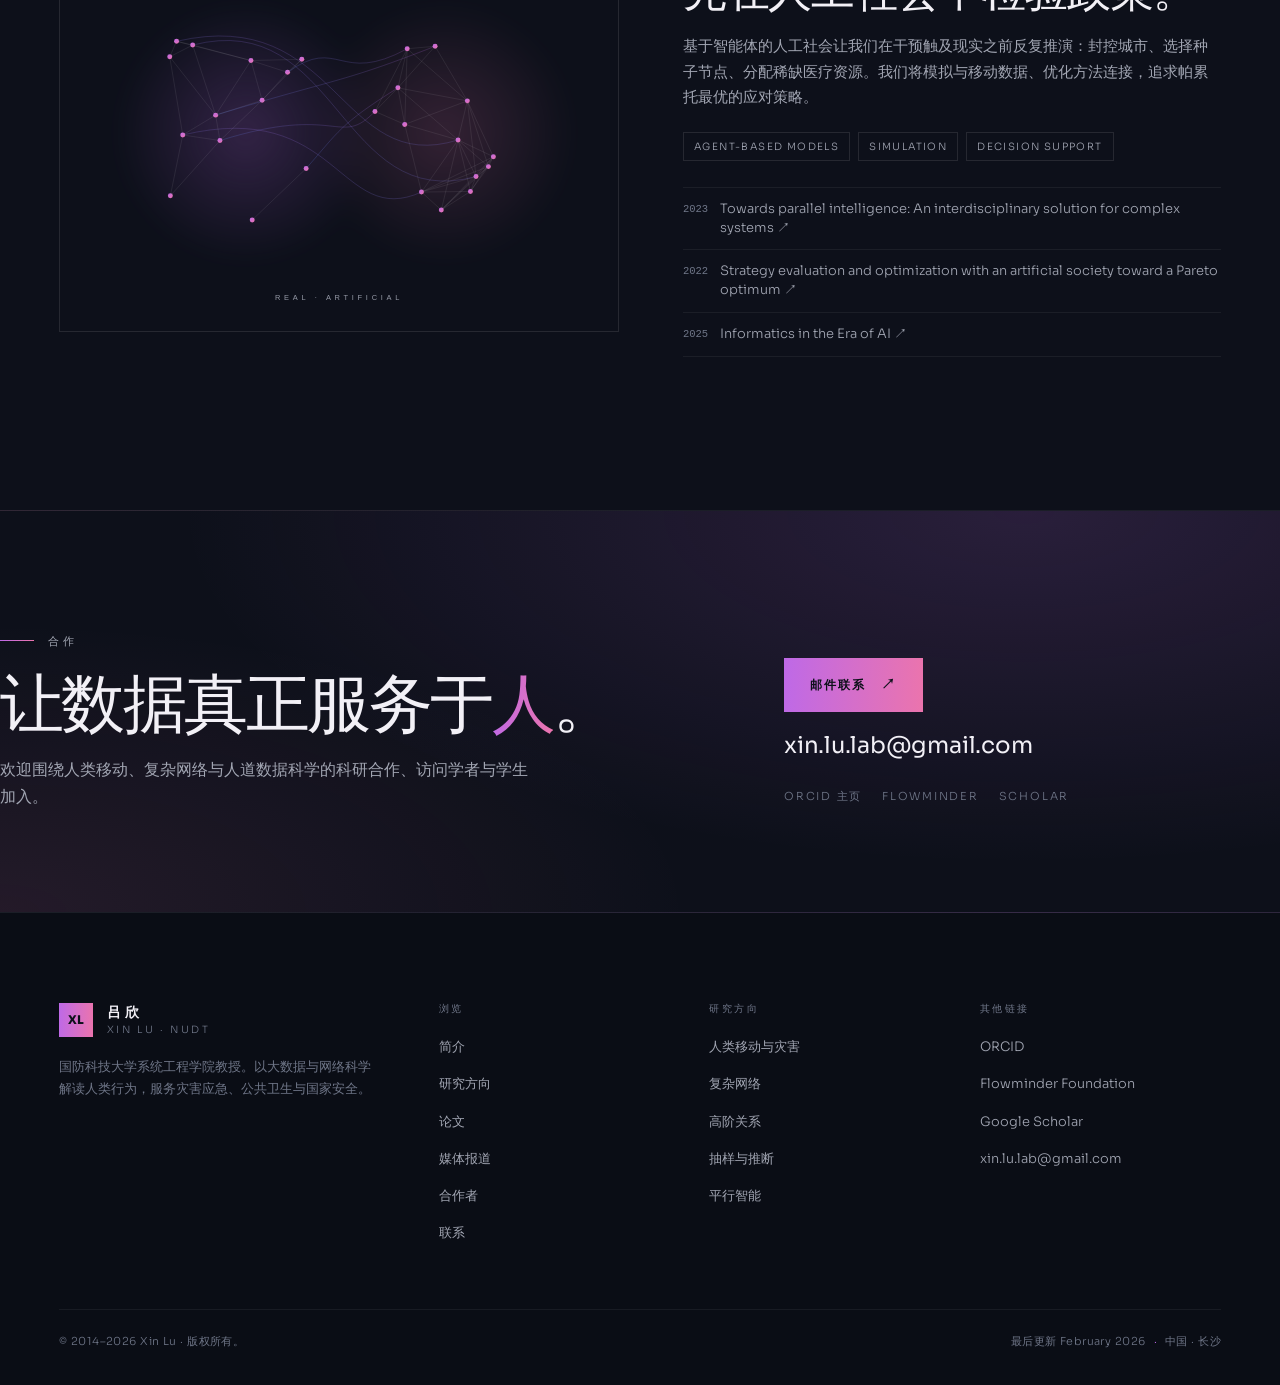
<file: research_cn.html>
<!DOCTYPE html>
<html lang="zh-CN">
<head>
<meta charset="utf-8">
<meta name="viewport" content="width=device-width, initial-scale=1">
<title>研究方向 — 吕欣</title>
<meta name="description" content="五个研究方向：人类移动与灾害应急、复杂网络、高阶关系、抽样与统计推断、平行智能。">
<meta name="theme-color" content="#0d101a">
<meta property="og:type" content="website">
<meta property="og:title" content="研究方向 — 吕欣">
<meta property="og:description" content="五个研究方向：人类移动与灾害应急、复杂网络、高阶关系、抽样与统计推断、平行智能。">
<meta property="og:image" content="assets/img/hero-network.svg">
<link rel="preload" href="assets/fonts/Sora-Regular.woff2" as="font" type="font/woff2" crossorigin>
<link rel="preload" href="assets/fonts/Sora-Medium.woff2" as="font" type="font/woff2" crossorigin>
<link rel="stylesheet" href="assets/css/style.css">
<link rel="icon" href="data:image/svg+xml,%3Csvg xmlns='http://www.w3.org/2000/svg' viewBox='0 0 32 32'%3E%3Crect width='32' height='32' fill='%230d101a'/%3E%3Cpath d='M6 26 16 6l10 20' stroke='%23be69e7' stroke-width='2.4' fill='none'/%3E%3C/svg%3E">
</head>
<body data-page="research">
<a class="skip" href="#main">跳到主要内容</a>
<header class="site-header">
  <div class="shell header-inner">
    <a class="brand" href="index_cn.html" aria-label="Xin Lu — home">
      <span class="brand__mark">XL</span>
      <span class="brand__text"><span class="brand__name">吕欣</span><span class="brand__sub">XIN LU · NUDT</span></span>
    </a>
    <nav class="nav" aria-label="Primary">
      <a href="index_cn.html">简介</a><a href="research_cn.html" aria-current="page">研究方向</a><a href="publications_cn.html">论文</a><a href="press_cn.html">媒体报道</a><a href="people_cn.html">合作者</a><a href="contact_cn.html">联系</a>
    </nav>
    <div class="lang" aria-label="Language">
      <a href="research.html">EN</a>
      <a href="research_cn.html" aria-current="true">中文</a>
    </div>
    <button class="menu-btn" type="button" aria-label="Menu" aria-expanded="false"><span></span><span></span></button>
  </div>
</header>
<div class="drawer" id="drawer">
  <a href="index_cn.html">简介</a><a href="research_cn.html">研究方向</a><a href="publications_cn.html">论文</a><a href="press_cn.html">媒体报道</a><a href="people_cn.html">合作者</a><a href="contact_cn.html">联系</a>
  <p class="drawer__meta">xin.lu.lab@gmail.com</p>
</div>
<main id="main">
<section class="page-hero">
  <div class="shell">
    <p class="eyebrow">研究方向</p>
    <h1>RESEARCH<span class="cn">研究方向</span></h1>
    <p>五个方向，同一个问题：当世界骤然改变，人类群体如何移动、连接与响应？每个方向切入问题的不同层面，共享数据、方法与团队。</p>
    <div class="page-hero__meta"><span>研究方向 <b>05 个</b></span><span>索引论文 <b>198 篇</b></span><span>时间跨度 <b>2018 — 2026</b></span></div>
  </div>
</section>
<section class="section section--tight"><div class="shell"><section class="topic reveal" id="mobility">
  <div class="topic__media"><img src="assets/img/research-mobility.svg" alt="人类移动与灾害应急"></div>
  <div class="topic__body">
    <p class="topic__num">01 / 05 — 人类移动与灾害应急</p>
    <h2>在统计数字到来之前，读懂正在移动的人群。</h2>
    <p>匿名的移动通信记录可以揭示灾害中人群的去向。我们将这一信号转化为可执行的证据，应用于海地地震、马哈森台风、埃博拉疫情与新冠疫情，帮助救援机构在仍然来得及的时候采取行动。</p>
    <div class="rcard__tags"><span class="tag">Mobile data</span><span class="tag">Displacement</span><span class="tag">Humanitarian response</span></div>
    <div class="topic__papers"><a href="https://scholar.google.com/scholar?q=Population%20flow%20drives%20spatio-temporal%20distribution%20of%20COVID-19%20in%20China" target="_blank" rel="noopener"><span>2020</span>Population flow drives spatio-temporal distribution of COVID-19 in China ↗</a><a href="https://scholar.google.com/scholar?q=Predictability%20of%20population%20displacement%20after%20the%202010%20Haiti%20earthquake" target="_blank" rel="noopener"><span>2012</span>Predictability of population displacement after the 2010 Haiti earthquake ↗</a><a href="https://scholar.google.com/scholar?q=Human%20mobility%20in%20epidemic%20modeling" target="_blank" rel="noopener"><span>2026</span>Human mobility in epidemic modeling ↗</a></div>
  </div>
</section><section class="topic reveal" id="networks">
  <div class="topic__media"><img src="assets/img/research-networks.svg" alt="复杂网络"></div>
  <div class="topic__body">
    <p class="topic__num">02 / 05 — 复杂网络</p>
    <h2>谁认识谁，以及这种结构如何塑造行为。</h2>
    <p>从度匹配性到网络层次熵，我们研究网络生长与信息、行为、风险传播的普遍规律，包括维系城市运转的弱连接。</p>
    <div class="rcard__tags"><span class="tag">Complex networks</span><span class="tag">Weak ties</span><span class="tag">Hierarchy</span></div>
    <div class="topic__papers"><a href="https://scholar.google.com/scholar?q=The%20nature%20and%20nurture%20of%20network%20evolution" target="_blank" rel="noopener"><span>2023</span>The nature and nurture of network evolution ↗</a><a href="https://scholar.google.com/scholar?q=Network%20hierarchy%20entropy%20for%20quantifying%20graph%20dissimilarity" target="_blank" rel="noopener"><span>2026</span>Network hierarchy entropy for quantifying graph dissimilarity ↗</a><a href="https://scholar.google.com/scholar?q=Quantifying%20the%20weakness%20of%20ties%20with%20hierarchy-based%20link%20centrality" target="_blank" rel="noopener"><span>2025</span>Quantifying the weakness of ties with hierarchy-based link centrality ↗</a></div>
  </div>
</section><section class="topic reveal" id="higher-order">
  <div class="topic__media"><img src="assets/img/research-hypergraph.svg" alt="高阶关系"></div>
  <div class="topic__body">
    <p class="topic__num">03 / 05 — 高阶关系</p>
    <h2>超越两两相连的边。</h2>
    <p>超图与单纯复形能够刻画普通图所抹平的群体交互。我们构建扩散、随机游走与基础设施脆弱性的高阶模型，并发展区分信号与结构的统计检验。</p>
    <div class="rcard__tags"><span class="tag">Hypergraphs</span><span class="tag">Random walks</span><span class="tag">Dynamics</span></div>
    <div class="topic__papers"><a href="https://scholar.google.com/scholar?q=Nonlinear%20random%20walks%20on%20hypergraphs%20characterized%20by%20higher-order%20interactions" target="_blank" rel="noopener"><span>2025</span>Nonlinear random walks on hypergraphs characterized by higher-order interactions ↗</a><a href="https://scholar.google.com/scholar?q=Ego-centered%20network%20intervention%20via%20weak-tie%20exclusion" target="_blank" rel="noopener"><span>2025</span>Ego-centered network intervention via weak-tie exclusion ↗</a><a href="https://scholar.google.com/scholar?q=Advancing%20vulnerability%20assessment%20in%20critical%20infrastructure%20systems%20through%20higher-order%20cycles%20and%20community%20structures" target="_blank" rel="noopener"><span>2025</span>Advancing vulnerability assessment in critical infrastructure systems through higher-order cycles and community structures ↗</a></div>
  </div>
</section><section class="topic reveal" id="sampling">
  <div class="topic__media"><img src="assets/img/research-sampling.svg" alt="抽样与统计推断"></div>
  <div class="topic__body">
    <p class="topic__num">04 / 05 — 抽样与统计推断</p>
    <h2>统计那些被调查遗漏的人。</h2>
    <p>同伴驱动抽样借助人群自身的网络触达隐蔽群体。我们分析其偏差、方差与边界，并构建使网络推断更可靠的估计方法。</p>
    <div class="rcard__tags"><span class="tag">RDS</span><span class="tag">Inference</span><span class="tag">Hidden populations</span></div>
    <div class="topic__papers"><a href="https://scholar.google.com/scholar?q=Prevalence%20estimation%20of%20self-managed%20abortion%20in%20Argentina%3A%20a%20web-based%20respondent-driven%20sampling%20study" target="_blank" rel="noopener"><span>2026</span>Prevalence estimation of self-managed abortion in Argentina: a web-based respondent-driven sampling study ↗</a><a href="https://scholar.google.com/scholar?q=The%20sensitivity%20of%20respondent-driven%20sampling" target="_blank" rel="noopener"><span>2012</span>The sensitivity of respondent-driven sampling ↗</a><a href="https://scholar.google.com/scholar?q=Linked%20Ego%20Networks%3A%20Improving%20estimate%20reliability%20and%20validity%20with%20respondent-driven%20sampling" target="_blank" rel="noopener"><span>2013</span>Linked Ego Networks: Improving estimate reliability and validity with respondent-driven sampling ↗</a></div>
  </div>
</section><section class="topic reveal" id="parallel">
  <div class="topic__media"><img src="assets/img/research-parallel.svg" alt="平行智能与人工社会"></div>
  <div class="topic__body">
    <p class="topic__num">05 / 05 — 平行智能与人工社会</p>
    <h2>先在人工社会中检验政策。</h2>
    <p>基于智能体的人工社会让我们在干预触及现实之前反复推演：封控城市、选择种子节点、分配稀缺医疗资源。我们将模拟与移动数据、优化方法连接，追求帕累托最优的应对策略。</p>
    <div class="rcard__tags"><span class="tag">Agent-based models</span><span class="tag">Simulation</span><span class="tag">Decision support</span></div>
    <div class="topic__papers"><a href="https://scholar.google.com/scholar?q=Towards%20parallel%20intelligence%3A%20An%20interdisciplinary%20solution%20for%20complex%20systems" target="_blank" rel="noopener"><span>2023</span>Towards parallel intelligence: An interdisciplinary solution for complex systems ↗</a><a href="https://scholar.google.com/scholar?q=Strategy%20evaluation%20and%20optimization%20with%20an%20artificial%20society%20toward%20a%20Pareto%20optimum" target="_blank" rel="noopener"><span>2022</span>Strategy evaluation and optimization with an artificial society toward a Pareto optimum ↗</a><a href="https://scholar.google.com/scholar?q=Informatics%20in%20the%20Era%20of%20AI" target="_blank" rel="noopener"><span>2025</span>Informatics in the Era of AI ↗</a></div>
  </div>
</section></div></section><section class="cta">
  <div class="shell cta__inner">
    <div>
      <p class="eyebrow">合作</p>
      <h2>让数据真正服务于<em class="grad-text">人</em>。</h2>
      <p>欢迎围绕人类移动、复杂网络与人道数据科学的科研合作、访问学者与学生加入。</p>
    </div>
    <div class="cta__right">
      <a class="btn btn--primary" href="mailto:xin.lu.lab@gmail.com">邮件联系 <span class="arw">↗</span></a>
      <a class="cta__mail" href="mailto:xin.lu.lab@gmail.com">xin.lu.lab@gmail.com</a>
      <div class="cta__social">
        <a href="https://orcid.org/0000-0002-3547-6493" target="_blank" rel="noopener">ORCID 主页</a>
        <a href="https://www.flowminder.org" target="_blank" rel="noopener">Flowminder</a>
        <a href="https://scholar.google.com/scholar?q=Xin+Lu+NUDT" target="_blank" rel="noopener">Scholar</a>
      </div>
    </div>
  </div>
</section>
</main>
<footer class="site-footer">
  <div class="shell">
    <div class="footer-grid">
      <div class="footer-brand">
        <a class="brand" href="index_cn.html">
          <span class="brand__mark">XL</span>
          <span class="brand__text"><span class="brand__name">吕欣</span><span class="brand__sub">XIN LU · NUDT</span></span>
        </a>
        <p>国防科技大学系统工程学院教授。以大数据与网络科学解读人类行为，服务灾害应急、公共卫生与国家安全。</p>
      </div>
      <div class="footer-col"><h4>浏览</h4><ul><li><a href="index_cn.html">简介</a></li><li><a href="research_cn.html">研究方向</a></li><li><a href="publications_cn.html">论文</a></li><li><a href="press_cn.html">媒体报道</a></li><li><a href="people_cn.html">合作者</a></li><li><a href="contact_cn.html">联系</a></li></ul></div>
      <div class="footer-col"><h4>研究方向</h4><ul><li><a href="research_cn.html#mobility">人类移动与灾害</a></li><li><a href="research_cn.html#networks">复杂网络</a></li><li><a href="research_cn.html#higher-order">高阶关系</a></li><li><a href="research_cn.html#sampling">抽样与推断</a></li><li><a href="research_cn.html#parallel">平行智能</a></li></ul></div>
      <div class="footer-col"><h4>其他链接</h4><ul>
        <li><a href="https://orcid.org/0000-0002-3547-6493" target="_blank" rel="noopener">ORCID</a></li>
        <li><a href="https://www.flowminder.org" target="_blank" rel="noopener">Flowminder Foundation</a></li>
        <li><a href="https://scholar.google.com/scholar?q=Xin+Lu+NUDT+network+science" target="_blank" rel="noopener">Google Scholar</a></li>
        <li><a href="mailto:xin.lu.lab@gmail.com">xin.lu.lab@gmail.com</a></li>
      </ul></div>
    </div>
    <div class="footer-bottom">
      <span>© 2014–2026 Xin Lu · 版权所有。</span>
      <span>最后更新 February 2026<span class="dot">·</span>中国 · 长沙</span>
    </div>
  </div>
</footer>
<script src="assets/data.js"></script>
<script src="assets/js/site.js"></script>
</body>
</html>
</file>
<file: assets/css/style.css>
/* ==========================================================================
   XIN LU — academic homepage
   Design language reverse-engineered from humannaturelab.net:
   deep ink, Sora display type, violet→pink gradient accents, editorial grid.
   ========================================================================== */

@font-face { font-family: "Sora"; src: url("../fonts/Sora-Light.woff2") format("woff2"); font-weight: 300; font-display: swap; }
@font-face { font-family: "Sora"; src: url("../fonts/Sora-Regular.woff2") format("woff2"); font-weight: 400; font-display: swap; }
@font-face { font-family: "Sora"; src: url("../fonts/Sora-Medium.woff2") format("woff2"); font-weight: 500; font-display: swap; }
@font-face { font-family: "Sora"; src: url("../fonts/Sora-SemiBold.woff2") format("woff2"); font-weight: 600; font-display: swap; }
@font-face { font-family: "Sora"; src: url("../fonts/Sora-Bold.woff2") format("woff2"); font-weight: 700; font-display: swap; }
@font-face { font-family: "Sora"; src: url("../fonts/Sora-ExtraBold.woff2") format("woff2"); font-weight: 800; font-display: swap; }

:root {
  --ink: #0d101a;
  --ink-2: #111524;
  --ink-3: #151a2b;
  --line: rgba(255, 255, 255, 0.10);
  --line-soft: rgba(255, 255, 255, 0.06);
  --text: #f2f0f6;
  --muted: #a2a6b3;
  --dim: #6f7688;
  --violet: #be69e7;
  --pink: #eb74ad;
  --blue: #5b8cff;
  --grad: linear-gradient(92deg, #be69e7 0%, #eb74ad 100%);
  --grad-soft: linear-gradient(92deg, rgba(190, 105, 231, 0.16), rgba(235, 116, 173, 0.16));
  --font: "Sora", "PingFang SC", "Hiragino Sans GB", "Microsoft YaHei", "Noto Sans SC", sans-serif;
  --mono: "SFMono-Regular", "JetBrains Mono", Consolas, "Liberation Mono", monospace;
  --shell: 1280px;
  --gutter: clamp(20px, 4.6vw, 64px);
  --header: 84px;
  --ease: cubic-bezier(0.22, 0.68, 0.25, 1);
}

* { box-sizing: border-box; }

html { scroll-behavior: smooth; scroll-padding-top: calc(var(--header) + 24px); }

body {
  margin: 0;
  background: var(--ink);
  color: var(--text);
  font-family: var(--font);
  font-weight: 300;
  font-size: 16px;
  line-height: 1.7;
  -webkit-font-smoothing: antialiased;
  -moz-osx-font-smoothing: grayscale;
  overflow-x: hidden;
}

::selection { background: rgba(190, 105, 231, 0.4); color: #fff; }

img { max-width: 100%; display: block; }
a { color: inherit; text-decoration: none; }
button { font: inherit; color: inherit; background: none; border: 0; cursor: pointer; }
ul, ol { margin: 0; padding: 0; list-style: none; }
h1, h2, h3, h4, h5 { margin: 0; font-family: var(--font); font-weight: 500; line-height: 1.12; letter-spacing: -0.02em; }
p { margin: 0; }
sup { font-size: 0.62em; vertical-align: super; line-height: 0; }

:focus-visible { outline: 2px solid var(--violet); outline-offset: 4px; }

.skip {
  position: absolute; left: -9999px; top: 0; z-index: 200;
  background: #fff; color: #000; padding: 12px 18px; font-size: 13px;
}
.skip:focus { left: 12px; top: 12px; }

/* ---------- shared atoms ---------- */

.shell { width: 100%; max-width: var(--shell); margin: 0 auto; padding: 0 var(--gutter); }

.eyebrow {
  display: inline-flex; align-items: center; gap: 14px;
  font-size: 11px; font-weight: 500; letter-spacing: 0.34em; text-transform: uppercase;
  color: var(--muted); white-space: nowrap;
}
.eyebrow::before {
  content: ""; width: 34px; height: 1px; background: var(--grad); flex: none;
}
.eyebrow--plain::before { display: none; }

.grad-text {
  background: var(--grad);
  -webkit-background-clip: text; background-clip: text;
  color: transparent;
}

.section { position: relative; padding: clamp(72px, 9vw, 136px) 0; }
.section--tight { padding: clamp(56px, 6vw, 88px) 0; }
.section--line { border-top: 1px solid var(--line-soft); }

.section-head {
  display: grid; grid-template-columns: minmax(0, 1.15fr) minmax(0, 0.85fr);
  gap: clamp(24px, 4vw, 80px); align-items: end; margin-bottom: clamp(40px, 5vw, 72px);
}
.section-head h2 {
  margin-top: 22px;
  font-size: clamp(32px, 4.2vw, 58px);
  font-weight: 500; letter-spacing: -0.035em; line-height: 1.02;
}
.section-head h2 em { font-style: normal; color: var(--muted); }
.section-head .lead { color: var(--muted); font-size: clamp(15px, 1.2vw, 17px); max-width: 48ch; }

.actions { display: flex; flex-wrap: wrap; gap: 14px; }

.btn {
  position: relative; display: inline-flex; align-items: center; gap: 14px;
  padding: 15px 26px; border: 1px solid var(--line);
  font-size: 12px; font-weight: 500; letter-spacing: 0.18em; text-transform: uppercase;
  color: var(--text); background: transparent;
  transition: border-color 0.35s var(--ease), color 0.35s var(--ease), background 0.35s var(--ease), transform 0.35s var(--ease);
}
.btn .arw { transition: transform 0.35s var(--ease); font-size: 14px; }
.btn:hover { border-color: rgba(255, 255, 255, 0.4); }
.btn:hover .arw { transform: translate(3px, -3px); }
.btn--primary {
  border: 0; color: #0d101a; font-weight: 600;
  background: var(--grad);
}
.btn--primary:hover { filter: brightness(1.07); transform: translateY(-1px); }
.btn--ghost { border-color: rgba(255, 255, 255, 0.22); }

.arrow-link {
  display: inline-flex; align-items: center; gap: 10px;
  font-size: 12px; font-weight: 500; letter-spacing: 0.16em; text-transform: uppercase;
  color: var(--text); padding-bottom: 6px; border-bottom: 1px solid var(--line);
  transition: border-color 0.3s var(--ease), color 0.3s var(--ease);
}
.arrow-link:hover { border-color: var(--pink); }
.arrow-link span { transition: transform 0.3s var(--ease); }
.arrow-link:hover span { transform: translate(4px, 0); }

/* ---------- header ---------- */

.site-header {
  position: fixed; inset: 0 0 auto 0; z-index: 100;
  height: var(--header);
  display: flex; align-items: center;
  transition: background 0.4s var(--ease), border-color 0.4s var(--ease), height 0.4s var(--ease);
  border-bottom: 1px solid transparent;
}
.site-header::before {
  content: ""; position: absolute; inset: 0; z-index: -1;
  background: linear-gradient(180deg, rgba(13, 16, 26, 0.85), rgba(13, 16, 26, 0));
  opacity: 1; transition: opacity 0.4s var(--ease);
}
.site-header.is-scrolled {
  height: 68px;
  background: rgba(11, 14, 23, 0.82);
  backdrop-filter: blur(18px) saturate(140%);
  -webkit-backdrop-filter: blur(18px) saturate(140%);
  border-bottom-color: var(--line-soft);
}
.site-header.is-scrolled::before { opacity: 0; }

.header-inner { display: flex; align-items: center; gap: 32px; width: 100%; }

.brand { display: flex; align-items: center; gap: 14px; flex: none; }
.brand__mark {
  width: 34px; height: 34px; display: grid; place-items: center;
  background: var(--grad); color: #0d101a;
  font-size: 12px; font-weight: 800; letter-spacing: -0.02em;
}
.brand__text { display: flex; flex-direction: column; line-height: 1.1; }
.brand__name { font-size: 14px; font-weight: 700; letter-spacing: 0.3em; text-transform: uppercase; }
.brand__sub { font-size: 10px; letter-spacing: 0.26em; color: var(--dim); text-transform: uppercase; margin-top: 4px; }

.nav { margin-left: auto; display: flex; align-items: center; gap: clamp(10px, 2vw, 30px); }
.nav a {
  position: relative; font-size: 13px; font-weight: 400; letter-spacing: 0.04em;
  color: var(--muted); padding: 8px 0; transition: color 0.3s var(--ease);
}
.nav a::after {
  content: ""; position: absolute; left: 0; bottom: 0; height: 1px; width: 100%;
  background: var(--grad); transform: scaleX(0); transform-origin: left;
  transition: transform 0.35s var(--ease);
}
.nav a:hover, .nav a[aria-current="page"] { color: var(--text); }
.nav a:hover::after, .nav a[aria-current="page"]::after { transform: scaleX(1); }

.lang {
  display: inline-flex; align-items: center; border: 1px solid var(--line);
  padding: 3px; flex: none;
}
.lang a {
  padding: 6px 12px; font-size: 11px; letter-spacing: 0.12em; color: var(--muted);
  transition: background 0.3s var(--ease), color 0.3s var(--ease);
}
.lang a[aria-current="true"] { background: #fff; color: #0d101a; font-weight: 600; }
.lang a:hover { color: var(--text); }
.lang a[aria-current="true"]:hover { color: #0d101a; }

.menu-btn { display: none; width: 44px; height: 44px; margin-left: auto; position: relative; }
.menu-btn span {
  position: absolute; left: 10px; right: 10px; height: 1px; background: var(--text);
  transition: transform 0.35s var(--ease), opacity 0.2s;
}
.menu-btn span:nth-child(1) { top: 17px; }
.menu-btn span:nth-child(2) { top: 26px; }
body.nav-open .menu-btn span:nth-child(1) { transform: translateY(4.5px) rotate(45deg); }
body.nav-open .menu-btn span:nth-child(2) { transform: translateY(-4.5px) rotate(-45deg); }

.drawer {
  position: fixed; inset: 0; z-index: 90; display: none;
  flex-direction: column; justify-content: center; gap: 6px;
  padding: calc(var(--header) + 24px) var(--gutter) 40px;
  background: rgba(9, 12, 20, 0.98);
}
.drawer a {
  font-size: clamp(30px, 8vw, 46px); font-weight: 500; letter-spacing: -0.02em;
  padding: 10px 0; border-bottom: 1px solid var(--line-soft);
}
.drawer .drawer__meta { margin-top: 30px; color: var(--dim); font-size: 12px; letter-spacing: 0.16em; text-transform: uppercase; }
body.nav-open .drawer { display: flex; }
body.nav-open { overflow: hidden; }

/* ---------- hero ---------- */

.hero {
  position: relative; min-height: 100svh;
  display: flex; flex-direction: column; justify-content: flex-end;
  padding: calc(var(--header) + 64px) 0 clamp(36px, 6vw, 72px);
  overflow: hidden;
}
.hero__bg {
  position: absolute; inset: 0; z-index: 0;
  background-image: url("../img/hero.jpg"), url("../img/hero-network.svg");
  background-position: center, center right;
  background-size: cover, cover;
  background-repeat: no-repeat, no-repeat;
  background-color: var(--ink);
  transform: scale(1.02);
}
.hero__bg::after {
  content: ""; position: absolute; inset: 0;
  background:
    linear-gradient(90deg, rgba(13, 16, 26, 0.96) 0%, rgba(13, 16, 26, 0.82) 34%, rgba(13, 16, 26, 0.35) 68%, rgba(13, 16, 26, 0.55) 100%),
    linear-gradient(0deg, var(--ink) 0%, rgba(13, 16, 26, 0) 34%);
}
.hero__inner { position: relative; z-index: 1; width: 100%; }
.hero__eyebrow { margin-bottom: clamp(24px, 3.4vw, 40px); }
.hero h1 {
  font-size: clamp(64px, 12.4vw, 168px);
  font-weight: 700; line-height: 0.86; letter-spacing: -0.055em;
  text-transform: uppercase;
}
.hero h1 .light { font-weight: 300; }
.hero h1 .cn {
  display: inline-block; font-size: 0.4em; letter-spacing: 0.04em; font-weight: 400;
  vertical-align: 0.4em; margin-left: 0.3em; color: rgba(255, 255, 255, 0.92);
}
.hero__sub {
  margin-top: clamp(20px, 2.4vw, 30px);
  max-width: 54ch; color: #cfccd8; font-size: clamp(15px, 1.35vw, 18px); line-height: 1.72;
}
.hero__sub strong { color: #fff; font-weight: 500; }
.hero__actions { margin-top: clamp(28px, 3.2vw, 42px); }

.hero__meta {
  margin-top: clamp(42px, 5vw, 72px);
  display: grid; grid-template-columns: repeat(4, minmax(0, 1fr));
  gap: 20px; border-top: 1px solid var(--line); padding-top: 24px;
}
.hero__meta div { min-width: 0; }
.hero__meta dt { font-size: 10px; letter-spacing: 0.26em; text-transform: uppercase; color: var(--dim); margin-bottom: 8px; }
.hero__meta dd { margin: 0; font-size: clamp(13px, 1.05vw, 14px); color: var(--text); line-height: 1.5; }
.hero__meta dd span { color: var(--muted); }

.hero__scroll {
  position: absolute; right: var(--gutter); bottom: 40px; z-index: 2;
  display: flex; align-items: center; gap: 12px;
  font-size: 10px; letter-spacing: 0.3em; text-transform: uppercase; color: var(--dim);
  writing-mode: vertical-rl;
}
.hero__scroll::after {
  content: ""; width: 1px; height: 54px; background: linear-gradient(180deg, var(--violet), transparent);
  animation: scrollPulse 2.4s infinite var(--ease);
}
@keyframes scrollPulse { 0%, 100% { opacity: 0.3; transform: scaleY(0.6); transform-origin: top; } 50% { opacity: 1; transform: scaleY(1); } }

/* stats strip */
.stats { border-top: 1px solid var(--line-soft); border-bottom: 1px solid var(--line-soft); }
.stats__grid { display: grid; grid-template-columns: repeat(4, minmax(0, 1fr)); }
.stat { padding: clamp(24px, 3vw, 40px) 0; border-left: 1px solid var(--line-soft); padding-left: clamp(16px, 2.4vw, 34px); }
.stat:first-child { border-left: 0; padding-left: 0; }
.stat b {
  display: block; font-size: clamp(30px, 3.2vw, 46px); font-weight: 600; letter-spacing: -0.04em;
  line-height: 1;
}
.stat span { display: block; margin-top: 10px; font-size: 11px; letter-spacing: 0.2em; text-transform: uppercase; color: var(--dim); }

/* ---------- profile ---------- */

.profile { display: grid; grid-template-columns: minmax(0, 1.06fr) minmax(0, 0.94fr); gap: clamp(32px, 6vw, 96px); align-items: start; }
.profile__body p { color: var(--muted); margin-top: 20px; font-size: clamp(15px, 1.15vw, 16.5px); }
.profile__body p:first-of-type { margin-top: 26px; color: #d7d4df; font-size: clamp(17px, 1.5vw, 20px); line-height: 1.65; }
.profile__body .signature {
  margin-top: 34px; padding-top: 22px; border-top: 1px solid var(--line-soft);
  display: flex; flex-wrap: wrap; gap: 28px;
}
.signature span { font-size: 12px; letter-spacing: 0.12em; color: var(--dim); text-transform: uppercase; }
.signature strong { color: var(--text); font-weight: 500; }

.portrait {
  position: relative; aspect-ratio: 4 / 5; overflow: hidden;
  background-image: url("../img/portrait.jpg"), url("../img/portrait.svg");
  background-position: center, center;
  background-size: cover, cover;
  background-repeat: no-repeat, no-repeat;
  background-color: var(--ink-3);
  border: 1px solid var(--line);
}
.portrait img { width: 100%; height: 100%; object-fit: cover; }
.portrait::after {
  content: ""; position: absolute; inset: 0;
  box-shadow: inset 0 0 0 1px rgba(255, 255, 255, 0.04);
  background: linear-gradient(0deg, rgba(13, 16, 26, 0.5), transparent 42%);
}
.portrait__cap {
  position: absolute; left: 18px; right: 18px; bottom: 16px; z-index: 2;
  display: flex; justify-content: space-between; gap: 12px;
  font-size: 10px; letter-spacing: 0.2em; text-transform: uppercase; color: rgba(255, 255, 255, 0.62);
}
.profile__side { position: relative; }
.profile__side .facts { margin-top: 26px; display: grid; gap: 0; border-top: 1px solid var(--line-soft); }
.fact { display: grid; grid-template-columns: 86px 1fr; gap: 14px; padding: 14px 0; border-bottom: 1px solid var(--line-soft); }
.fact dt { font-size: 10px; letter-spacing: 0.2em; text-transform: uppercase; color: var(--dim); padding-top: 3px; }
.fact dd { margin: 0; font-size: 13.5px; color: var(--muted); }

/* ---------- research cards ---------- */

.research-grid { display: grid; grid-template-columns: repeat(2, minmax(0, 1fr)); gap: clamp(16px, 2vw, 26px); }
.rcard {
  position: relative; display: flex; flex-direction: column;
  border: 1px solid var(--line); background: linear-gradient(180deg, rgba(255,255,255,0.025), rgba(255,255,255,0));
  overflow: hidden; transition: border-color 0.4s var(--ease), transform 0.4s var(--ease);
}
.rcard:hover { border-color: rgba(255, 255, 255, 0.26); transform: translateY(-3px); }
.rcard__media { position: relative; aspect-ratio: 16 / 10; overflow: hidden; background: var(--ink-3); }
.rcard__media img { width: 100%; height: 100%; object-fit: cover; transition: transform 0.9s var(--ease), opacity 0.6s; opacity: 0.92; }
.rcard:hover .rcard__media img { transform: scale(1.035); opacity: 1; }
.rcard__media::after {
  content: ""; position: absolute; inset: 0;
  background: linear-gradient(180deg, rgba(13, 16, 26, 0.05), rgba(13, 16, 26, 0.72));
}
.rcard__num {
  position: absolute; top: 18px; left: 20px; z-index: 2;
  font-size: 11px; letter-spacing: 0.24em; color: rgba(255, 255, 255, 0.66);
}
.rcard__body { position: relative; z-index: 2; padding: clamp(20px, 2.4vw, 30px); }
.rcard__body h3 { font-size: clamp(20px, 1.8vw, 25px); font-weight: 500; letter-spacing: -0.02em; }
.rcard__body p { margin-top: 12px; color: var(--muted); font-size: 14px; line-height: 1.7; }
.rcard__tags { margin-top: 18px; display: flex; flex-wrap: wrap; gap: 8px; }
.tag {
  font-size: 10px; letter-spacing: 0.14em; text-transform: uppercase; color: var(--muted);
  border: 1px solid var(--line); padding: 5px 10px;
}
.rcard--wide { grid-column: span 2; display: grid; grid-template-columns: 1.05fr 0.95fr; }
.rcard--wide .rcard__media { aspect-ratio: auto; height: 100%; min-height: 340px; }
.rcard--wide .rcard__body { display: flex; flex-direction: column; justify-content: center; padding: clamp(26px, 4vw, 54px); }
.rcard--wide .rcard__body h3 { font-size: clamp(24px, 2.6vw, 36px); }
.rcard--wide .rcard__body p { font-size: 15px; max-width: 46ch; }

/* ---------- publications ---------- */

.pub-list { border-top: 1px solid var(--line); }
.pub-row {
  display: grid; grid-template-columns: 92px minmax(0, 1fr) 210px;
  gap: clamp(16px, 3vw, 40px); align-items: start;
  padding: 26px 0; border-bottom: 1px solid var(--line-soft);
  transition: background 0.3s var(--ease);
}
.pub-row:hover { background: rgba(255, 255, 255, 0.018); }
.pub-row__idx { font-family: var(--mono); font-size: 11px; color: var(--dim); padding-top: 6px; }
.pub-row__main h3 { font-size: clamp(16px, 1.4vw, 19px); font-weight: 500; line-height: 1.45; letter-spacing: -0.01em; }
.pub-row__main h3 a { transition: color 0.3s; }
.pub-row__main h3 a:hover { color: var(--pink); }
.pub-row__authors { margin-top: 8px; font-size: 12.5px; color: var(--dim); line-height: 1.6; }
.pub-row__authors strong { color: var(--muted); font-weight: 500; }
.pub-row__meta { text-align: right; padding-top: 3px; }
.venue {
  display: inline-flex; align-items: center; gap: 8px;
  font-size: 11px; letter-spacing: 0.1em; color: var(--muted);
}
.venue::before { content: ""; width: 5px; height: 5px; background: var(--violet); flex: none; }
.venue--top { color: #fff; }
.venue--top::before { background: var(--pink); box-shadow: 0 0 12px rgba(235, 116, 173, 0.8); }
.pub-row__year { margin-top: 8px; font-family: var(--mono); font-size: 11px; color: var(--dim); }
.pub-row__link { display: inline-block; margin-top: 12px; font-size: 10px; letter-spacing: 0.16em; text-transform: uppercase; color: var(--dim); border-bottom: 1px solid var(--line-soft); transition: color .3s, border-color .3s; }
.pub-row__link:hover { color: var(--text); border-color: var(--pink); }

/* ---------- press ---------- */

.press-list { border-top: 1px solid var(--line); }
.press-row {
  display: grid; grid-template-columns: 130px 200px minmax(0, 1fr) 40px;
  gap: clamp(14px, 2.6vw, 34px); align-items: baseline;
  padding: 22px 0; border-bottom: 1px solid var(--line-soft);
  transition: background .3s var(--ease);
}
.press-row:hover { background: rgba(255, 255, 255, 0.018); }
.press-row__date { font-family: var(--mono); font-size: 11.5px; color: var(--dim); }
.press-row__outlet { font-size: 12px; letter-spacing: 0.06em; color: var(--muted); }
.press-row h3 { font-size: clamp(15px, 1.3vw, 17px); font-weight: 400; line-height: 1.55; }
.press-row h3 a:hover { color: var(--pink); }
.press-row__arw { text-align: right; color: var(--dim); transition: transform .3s var(--ease), color .3s; }
.press-row:hover .press-row__arw { transform: translate(3px, -3px); color: var(--text); }

/* ---------- honors ---------- */

.honors { display: grid; grid-template-columns: repeat(2, minmax(0, 1fr)); gap: 0 clamp(30px, 5vw, 80px); }
.honor { display: grid; grid-template-columns: 38px 1fr; gap: 16px; padding: 20px 0; border-bottom: 1px solid var(--line-soft); }
.honor__n { font-family: var(--mono); font-size: 11px; color: var(--dim); padding-top: 3px; }
.honor h3 { font-size: 15px; font-weight: 400; line-height: 1.55; letter-spacing: 0; }
.honor p { margin-top: 4px; font-size: 12px; color: var(--dim); }

/* ---------- people ---------- */

.people-grid { display: grid; grid-template-columns: repeat(3, minmax(0, 1fr)); gap: 14px; }
.person {
  display: flex; align-items: center; gap: 16px;
  padding: 18px; border: 1px solid var(--line);
  transition: border-color .35s var(--ease), background .35s var(--ease);
}
.person:hover { border-color: rgba(255,255,255,.24); background: rgba(255,255,255,.02); }
.person__av {
  width: 44px; height: 44px; flex: none; display: grid; place-items: center;
  border: 1px solid var(--line); background: var(--grad-soft);
  font-size: 13px; font-weight: 600; letter-spacing: 0.04em; color: #fff;
}
.person__txt { min-width: 0; }
.person__txt b { display: block; font-size: 14px; font-weight: 500; letter-spacing: -0.01em; }
.person__txt span { display: block; margin-top: 3px; font-size: 11.5px; color: var(--dim); line-height: 1.45; }

/* ---------- contact band ---------- */

.cta {
  position: relative; overflow: hidden;
  border-top: 1px solid var(--line-soft); border-bottom: 1px solid var(--line-soft);
  background: radial-gradient(120% 160% at 80% 0%, rgba(190, 105, 231, 0.16), transparent 55%),
              radial-gradient(90% 120% at 0% 100%, rgba(235, 116, 173, 0.10), transparent 60%);
}
.cta__inner { display: grid; grid-template-columns: 1.2fr 0.8fr; gap: 40px; align-items: end; padding: clamp(60px, 8vw, 110px) 0; }
.cta h2 { margin-top: 22px; font-size: clamp(36px, 5vw, 68px); font-weight: 500; letter-spacing: -0.04em; line-height: 1.02; }
.cta p { margin-top: 18px; color: var(--muted); max-width: 44ch; }
.cta__right { display: flex; flex-direction: column; gap: 14px; align-items: flex-start; }
.cta__mail { font-size: clamp(18px, 1.8vw, 24px); font-weight: 400; letter-spacing: -0.01em; }
.cta__mail:hover { color: var(--pink); }
.cta__social { display: flex; gap: 20px; margin-top: 8px; }
.cta__social a { font-size: 11px; letter-spacing: 0.16em; text-transform: uppercase; color: var(--dim); border-bottom: 1px solid transparent; padding-bottom: 3px; }
.cta__social a:hover { color: var(--text); border-color: var(--line); }

/* ---------- footer ---------- */

.site-footer { padding: clamp(56px, 7vw, 90px) 0 34px; background: #0a0d15; }
.footer-grid { display: grid; grid-template-columns: 1.5fr 1fr 1fr 1.1fr; gap: clamp(28px, 4vw, 64px); }
.footer-brand .brand { margin-bottom: 20px; }
.footer-brand p { color: var(--dim); font-size: 12.5px; line-height: 1.75; max-width: 32ch; }
.footer-col h4 { font-size: 10px; letter-spacing: 0.24em; text-transform: uppercase; color: var(--dim); margin-bottom: 18px; font-weight: 500; }
.footer-col ul { display: grid; gap: 10px; }
.footer-col a { font-size: 13px; color: var(--muted); transition: color .25s; }
.footer-col a:hover { color: var(--text); }
.footer-bottom {
  margin-top: clamp(40px, 5vw, 64px); padding-top: 22px; border-top: 1px solid var(--line-soft);
  display: flex; flex-wrap: wrap; justify-content: space-between; gap: 12px;
  font-size: 11px; letter-spacing: 0.04em; color: var(--dim);
}
.footer-bottom .dot { color: var(--violet); padding: 0 8px; }

/* ---------- interior pages ---------- */

.page-hero {
  position: relative; padding: calc(var(--header) + clamp(72px, 9vw, 120px)) 0 clamp(32px, 5vw, 56px);
  overflow: hidden; border-bottom: 1px solid var(--line-soft);
}
.page-hero::before {
  content: ""; position: absolute; inset: 0; z-index: 0; opacity: .55;
  background: url("../img/hero-network.svg") center 30% / cover no-repeat;
  mask-image: linear-gradient(90deg, rgba(0,0,0,.65), transparent 78%);
  -webkit-mask-image: linear-gradient(90deg, rgba(0,0,0,.65), transparent 78%);
}
.page-hero::after {
  content: ""; position: absolute; inset: 0; z-index: 0;
  background: linear-gradient(180deg, rgba(13,16,26,.35), var(--ink) 92%);
}
.page-hero .shell { position: relative; z-index: 1; }
.page-hero h1 {
  margin-top: 24px; font-size: clamp(48px, 8.4vw, 116px); font-weight: 700;
  letter-spacing: -0.05em; line-height: 0.94; text-transform: uppercase;
}
.page-hero h1 .cn { display: block; margin-top: 12px; font-size: .26em; font-weight: 400; letter-spacing: .12em; color: var(--muted); text-transform: none; }
.page-hero p { margin-top: 26px; max-width: 62ch; color: var(--muted); font-size: clamp(15px, 1.2vw, 17px); }
.page-hero__meta { display: flex; flex-wrap: wrap; gap: 28px; margin-top: 34px; }
.page-hero__meta span { font-size: 11px; letter-spacing: .18em; text-transform: uppercase; color: var(--dim); }
.page-hero__meta b { color: var(--text); font-weight: 500; }

/* toolbar / filters */
.toolbar {
  position: sticky; top: 68px; z-index: 40;
  background: rgba(11, 14, 23, 0.88);
  backdrop-filter: blur(16px); -webkit-backdrop-filter: blur(16px);
  border-bottom: 1px solid var(--line-soft);
}
.toolbar__inner { display: flex; align-items: center; gap: clamp(16px, 3vw, 40px); padding: 14px 0; }
.search {
  display: flex; align-items: center; gap: 10px; flex: 1 1 240px; min-width: 0;
  border-bottom: 1px solid var(--line); padding: 6px 0;
}
.search svg { flex: none; opacity: .55; }
.search input {
  width: 100%; background: none; border: 0; color: var(--text); font-family: var(--font);
  font-size: 13px; letter-spacing: .02em; padding: 4px 0; outline: none;
}
.search input::placeholder { color: var(--dim); }
.chips { display: flex; gap: 4px; overflow-x: auto; scrollbar-width: none; flex: 1 1 auto; min-width: 0; }
.chips::-webkit-scrollbar { display: none; }
.chip {
  flex: none; padding: 6px 9px; border: 1px solid transparent;
  font-size: 10.5px; letter-spacing: .06em; color: var(--dim);
  transition: color .25s, border-color .25s, background .25s;
}
.chip:hover { color: var(--text); }
.chip.is-active { color: var(--text); border-color: var(--line); background: rgba(255,255,255,.04); }
.count { flex: none; font-family: var(--mono); font-size: 11px; color: var(--dim); letter-spacing: .04em; }
.count b { color: var(--text); font-weight: 500; }

/* publications page */
.pubs { padding-top: clamp(32px, 4vw, 56px); }
.year-group { display: grid; grid-template-columns: 120px minmax(0, 1fr); gap: clamp(20px, 4vw, 56px); }
.year-label { position: sticky; top: 148px; align-self: start; padding-top: 8px; }
.year-label span { display: block; font-family: var(--mono); font-size: 12px; color: var(--dim); letter-spacing: .1em; }
.year-label b { display: block; margin-top: 6px; font-size: clamp(24px, 2.4vw, 34px); font-weight: 600; letter-spacing: -.03em; }
.year-list { border-top: 1px solid var(--line); }
.pub {
  padding: 24px 0; border-bottom: 1px solid var(--line-soft);
  display: grid; grid-template-columns: minmax(0, 1fr) 220px; gap: clamp(16px, 3vw, 36px);
}
.pub__head { display: flex; gap: 14px; align-items: baseline; }
.pub__n { font-family: var(--mono); font-size: 11px; color: var(--dim); flex: none; padding-top: 3px; }
.pub h3 { font-size: clamp(16px, 1.35vw, 18.5px); font-weight: 500; line-height: 1.5; letter-spacing: -.01em; }
.pub h3 a:hover { color: var(--pink); }
.pub__cn { margin-top: 6px; font-size: 13px; color: var(--dim); }
.pub__authors { margin-top: 10px; font-size: 12.5px; line-height: 1.65; color: var(--dim); }
.pub__authors strong { color: var(--muted); font-weight: 500; }
.pub__side { text-align: right; }
.pub__tail { margin-top: 8px; font-family: var(--mono); font-size: 10.5px; line-height: 1.6; color: var(--dim); }
.pub__side .venue { justify-content: flex-end; flex-wrap: wrap; }

.empty { padding: 80px 0; text-align: center; color: var(--dim); font-size: 14px; display: none; }
.empty.is-on { display: block; }

/* people page */
.people { padding-top: clamp(32px, 4vw, 56px); }
.people-grid--page { grid-template-columns: repeat(4, minmax(0, 1fr)); }
.note {
  margin-top: 36px; padding: 20px 24px; border-left: 2px solid var(--violet);
  background: rgba(255,255,255,.02); color: var(--muted); font-size: 13px;
}

/* research page */
.topic {
  display: grid; grid-template-columns: minmax(0, 1.02fr) minmax(0, 0.98fr);
  gap: clamp(28px, 5vw, 80px); align-items: center;
  padding: clamp(48px, 6vw, 80px) 0; border-top: 1px solid var(--line-soft);
}
.topic:nth-child(even) .topic__media { order: 2; }
.topic__media { position: relative; border: 1px solid var(--line); overflow: hidden; }
.topic__media img { width: 100%; aspect-ratio: 9 / 6.4; object-fit: cover; }
.topic__num { font-family: var(--mono); font-size: 11px; letter-spacing: .22em; color: var(--dim); }
.topic h2 { margin-top: 16px; font-size: clamp(28px, 3.4vw, 46px); font-weight: 500; letter-spacing: -.03em; line-height: 1.08; }
.topic h3 { margin-top: 10px; font-size: 13px; font-weight: 400; letter-spacing: .08em; color: var(--pink); text-transform: uppercase; }
.topic p { margin-top: 18px; color: var(--muted); font-size: 15px; }
.topic .rcard__tags { margin-top: 22px; }
.topic__papers { margin-top: 26px; border-top: 1px solid var(--line-soft); }
.topic__papers a { display: flex; gap: 12px; padding: 12px 0; border-bottom: 1px solid var(--line-soft); font-size: 12.5px; color: var(--muted); line-height: 1.5; transition: color .25s; }
.topic__papers a span { color: var(--dim); font-family: var(--mono); font-size: 10.5px; padding-top: 2px; flex: none; }
.topic__papers a:hover { color: var(--text); }

/* contact page */
.contact-grid { display: grid; grid-template-columns: 1fr 1fr; gap: clamp(32px, 6vw, 90px); padding-bottom: clamp(60px, 8vw, 100px); }
.big-mail {
  display: block; margin-top: 18px; font-size: clamp(22px, 3.2vw, 40px); font-weight: 400;
  letter-spacing: -.02em; line-height: 1.3;
  background: var(--grad); -webkit-background-clip: text; background-clip: text; color: transparent;
}
.big-mail:hover { filter: brightness(1.1); }
.contact-block { margin-top: 46px; }
.contact-block h3 { font-size: 10px; letter-spacing: .24em; text-transform: uppercase; color: var(--dim); margin-bottom: 12px; }
.contact-block p { color: var(--muted); font-size: 14.5px; line-height: 1.8; }
.contact-block a { color: var(--text); border-bottom: 1px solid var(--line); }
.contact-block a:hover { border-color: var(--pink); }
.contact-card {
  border: 1px solid var(--line); padding: clamp(24px, 3vw, 38px);
  background: linear-gradient(180deg, rgba(255,255,255,.03), rgba(255,255,255,0));
}
.contact-card h3 { font-size: 15px; font-weight: 500; }
.contact-card .facts { margin-top: 18px; }
.copy-row { display: flex; align-items: center; gap: 10px; }
.copy-btn {
  font-size: 10px; letter-spacing: .16em; text-transform: uppercase; color: var(--dim);
  border: 1px solid var(--line); padding: 6px 10px; transition: color .25s, border-color .25s;
}
.copy-btn:hover { color: var(--text); border-color: rgba(255,255,255,.3); }

.facts a, .fact a { border-bottom: 1px solid var(--line); }
.facts a:hover, .fact a:hover { border-color: var(--pink); }

[lang="zh-CN"] em { font-style: normal; }
[lang="zh-CN"] .hero h1 { letter-spacing: -0.02em; }

/* ---------- image slots ---------- */

.media {
  position: relative; overflow: hidden;
  border: 1px solid var(--line);
  background:
    radial-gradient(120% 120% at 20% 0%, rgba(190, 105, 231, 0.14), transparent 55%),
    radial-gradient(100% 100% at 100% 100%, rgba(235, 116, 173, 0.10), transparent 60%),
    var(--ink-3);
}
.media img { width: 100%; height: 100%; object-fit: cover; display: block; }
.media.is-missing img { display: none; }

.media__hint {
  position: absolute; inset: 12px; display: none;
  flex-direction: column; align-items: center; justify-content: center; gap: 8px;
  text-align: center; padding: 18px;
  border: 1px dashed rgba(255, 255, 255, 0.18);
}
.media.is-missing .media__hint { display: flex; }
.media__hint svg { opacity: 0.5; }
.media__hint b { font-size: 12px; font-weight: 500; letter-spacing: 0.08em; color: var(--muted); }
.media__hint code {
  font-family: var(--mono); font-size: 10.5px; color: var(--dim);
  background: rgba(0, 0, 0, 0.25); padding: 4px 7px; max-width: 100%;
  overflow-wrap: anywhere;
}
.media__hint em { font-style: normal; font-size: 10px; letter-spacing: 0.12em; text-transform: uppercase; color: var(--dim); }

/* gallery */
.gallery { display: grid; grid-template-columns: repeat(3, minmax(0, 1fr)); gap: 16px; }
.gallery__item { display: flex; flex-direction: column; gap: 10px; }
.gallery__frame { aspect-ratio: 4 / 3; }
.gallery figcaption { display: flex; gap: 10px; font-size: 11px; line-height: 1.5; color: var(--dim); }
.gallery figcaption span { font-family: var(--mono); font-size: 10px; color: var(--violet); padding-top: 1px; }

@media (max-width: 960px) {
  .gallery { grid-template-columns: repeat(2, minmax(0, 1fr)); }
}
@media (max-width: 560px) {
  .gallery { grid-template-columns: 1fr; }
}

/* contact photo */
.contact-photo { margin-top: 22px; aspect-ratio: 21 / 9; }

/* people headshots (optional) */
.person__av { position: relative; overflow: hidden; }
.person__av > span { position: relative; z-index: 0; }
.person__av img {
  position: absolute; inset: 0; width: 100%; height: 100%;
  object-fit: cover; z-index: 1;
}

/* reveal */
.reveal { opacity: 0; transform: translateY(26px); transition: opacity .9s var(--ease), transform .9s var(--ease); }
.reveal.in { opacity: 1; transform: none; }
@media (prefers-reduced-motion: reduce) {
  html { scroll-behavior: auto; }
  .reveal { opacity: 1; transform: none; transition: none; }
  .hero__scroll::after { animation: none; }
  .rcard, .rcard__media img { transition: none; }
}

/* ---------- responsive ---------- */

@media (max-width: 1100px) {
  .people-grid--page { grid-template-columns: repeat(3, minmax(0, 1fr)); }
  .pub-row { grid-template-columns: 64px minmax(0, 1fr) 150px; }
}

@media (max-width: 960px) {
  .nav { display: none; }
  .lang { margin-left: auto; }
  .menu-btn { display: block; margin-left: 14px; }
  .section-head { grid-template-columns: 1fr; align-items: start; }
  .profile { grid-template-columns: 1fr; }
  .profile__side { order: -1; max-width: 420px; }
  .cta__inner { grid-template-columns: 1fr; align-items: start; }
  .footer-grid { grid-template-columns: 1fr 1fr; }
  .press-row { grid-template-columns: 100px minmax(0, 1fr) 24px; }
  .press-row__outlet { display: none; }
  .year-group { grid-template-columns: 1fr; gap: 0; }
  .year-label { position: static; display: flex; align-items: baseline; gap: 14px; padding: 36px 0 14px; }
  .year-label span { order: 2; font-size: 10px; }
  .year-label b { margin: 0; font-size: 26px; }
  .pub { grid-template-columns: 1fr; }
  .pub__side { text-align: left; display: flex; flex-wrap: wrap; align-items: center; gap: 8px 18px; }
  .pub__side .venue { justify-content: flex-start; }
  .pub__tail { margin: 0; }
  .topic { grid-template-columns: 1fr; }
  .topic:nth-child(even) .topic__media { order: 0; }
  .contact-grid { grid-template-columns: 1fr; }
  .research-grid { grid-template-columns: 1fr; }
  .rcard--wide { grid-column: span 1; grid-template-columns: 1fr; }
  .rcard--wide .rcard__media { min-height: 0; aspect-ratio: 16/10; }
}

@media (max-width: 720px) {
  :root { --header: 72px; }
  .eyebrow { white-space: normal; letter-spacing: 0.22em; font-size: 10px; line-height: 1.7; }
  .eyebrow::before { width: 22px; }
  .hero h1 .cn { display: block; margin-left: 0; margin-top: 14px; font-size: 0.3em; letter-spacing: 0.14em; vertical-align: baseline; }
  .actions .btn { width: 100%; justify-content: space-between; }
  .stats__grid { grid-template-columns: 1fr 1fr; }
  .stat:nth-child(3) { border-left: 0; padding-left: 0; }
  .stat:nth-child(-n+2) { border-bottom: 1px solid var(--line-soft); }
  .hero__meta { grid-template-columns: 1fr 1fr; gap: 18px 16px; }
  .hero__scroll { display: none; }
  .hero h1 { font-size: clamp(52px, 15vw, 96px); }
  .pub-row { grid-template-columns: 40px minmax(0, 1fr); }
  .pub-row__meta { grid-column: 2; text-align: left; display: flex; flex-wrap: wrap; gap: 10px 18px; align-items: center; padding-top: 4px; }
  .pub-row__year, .pub-row__link { margin: 0; }
  .people-grid, .people-grid--page { grid-template-columns: repeat(2, minmax(0, 1fr)); }
  .honors { grid-template-columns: 1fr; }
  .footer-grid { grid-template-columns: 1fr; gap: 30px; }
  .toolbar__inner { flex-wrap: wrap; }
  .chips { order: 3; width: 100%; }
  .press-row { grid-template-columns: 84px minmax(0, 1fr); }
  .press-row__arw { display: none; }
  .cta__inner { padding: 56px 0; }
}

@media (max-width: 480px) {
  .people-grid, .people-grid--page { grid-template-columns: 1fr; }
  .hero__meta { grid-template-columns: 1fr; }
  .stat { padding-left: 16px; }
  .stat:nth-child(2n) { padding-left: 16px; }
  .stat:nth-child(2n+1) { border-left: 0; padding-left: 0; }
}

/* print */
@media print {
  .site-header, .hero__scroll, .toolbar, .cta, .site-footer { display: none !important; }
  body { background: #fff; color: #000; }
  .hero__bg { display: none; }
  .hero h1, .page-hero h1 { color: #000; }
}
</file>
